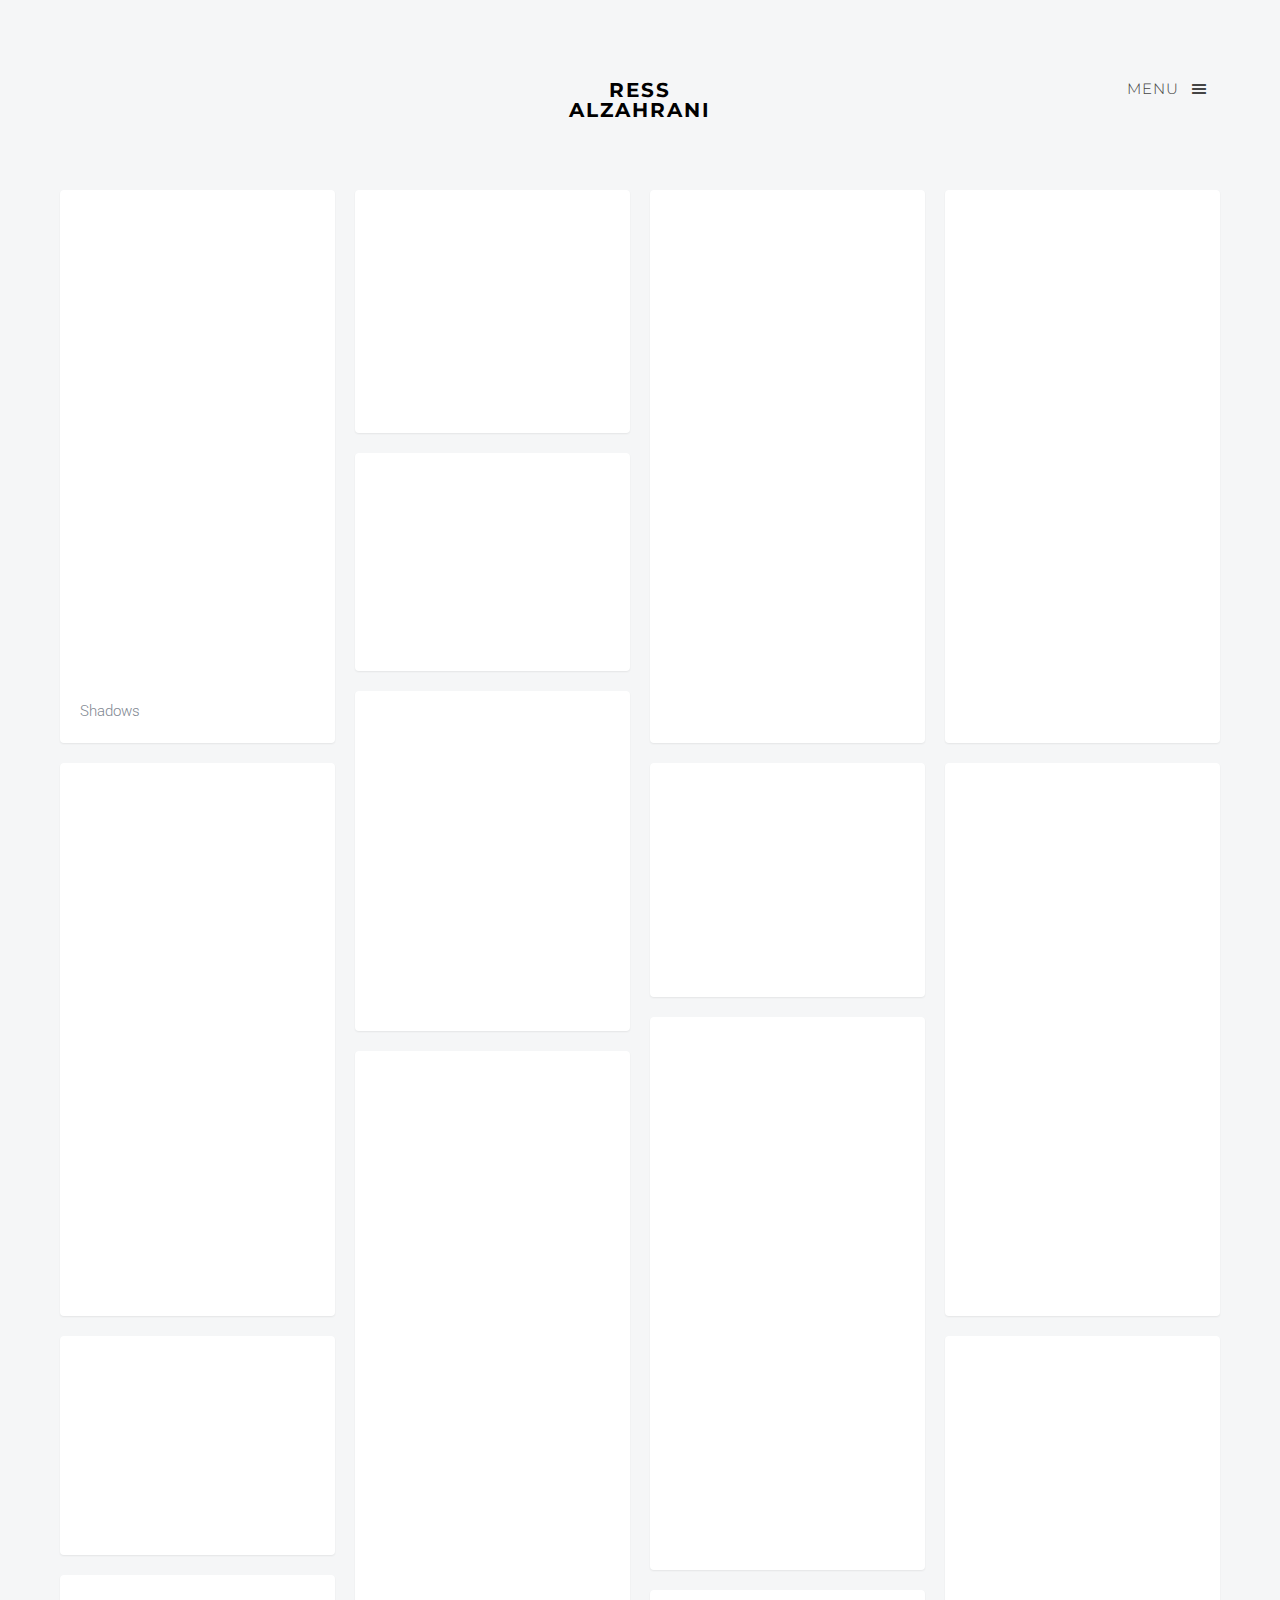
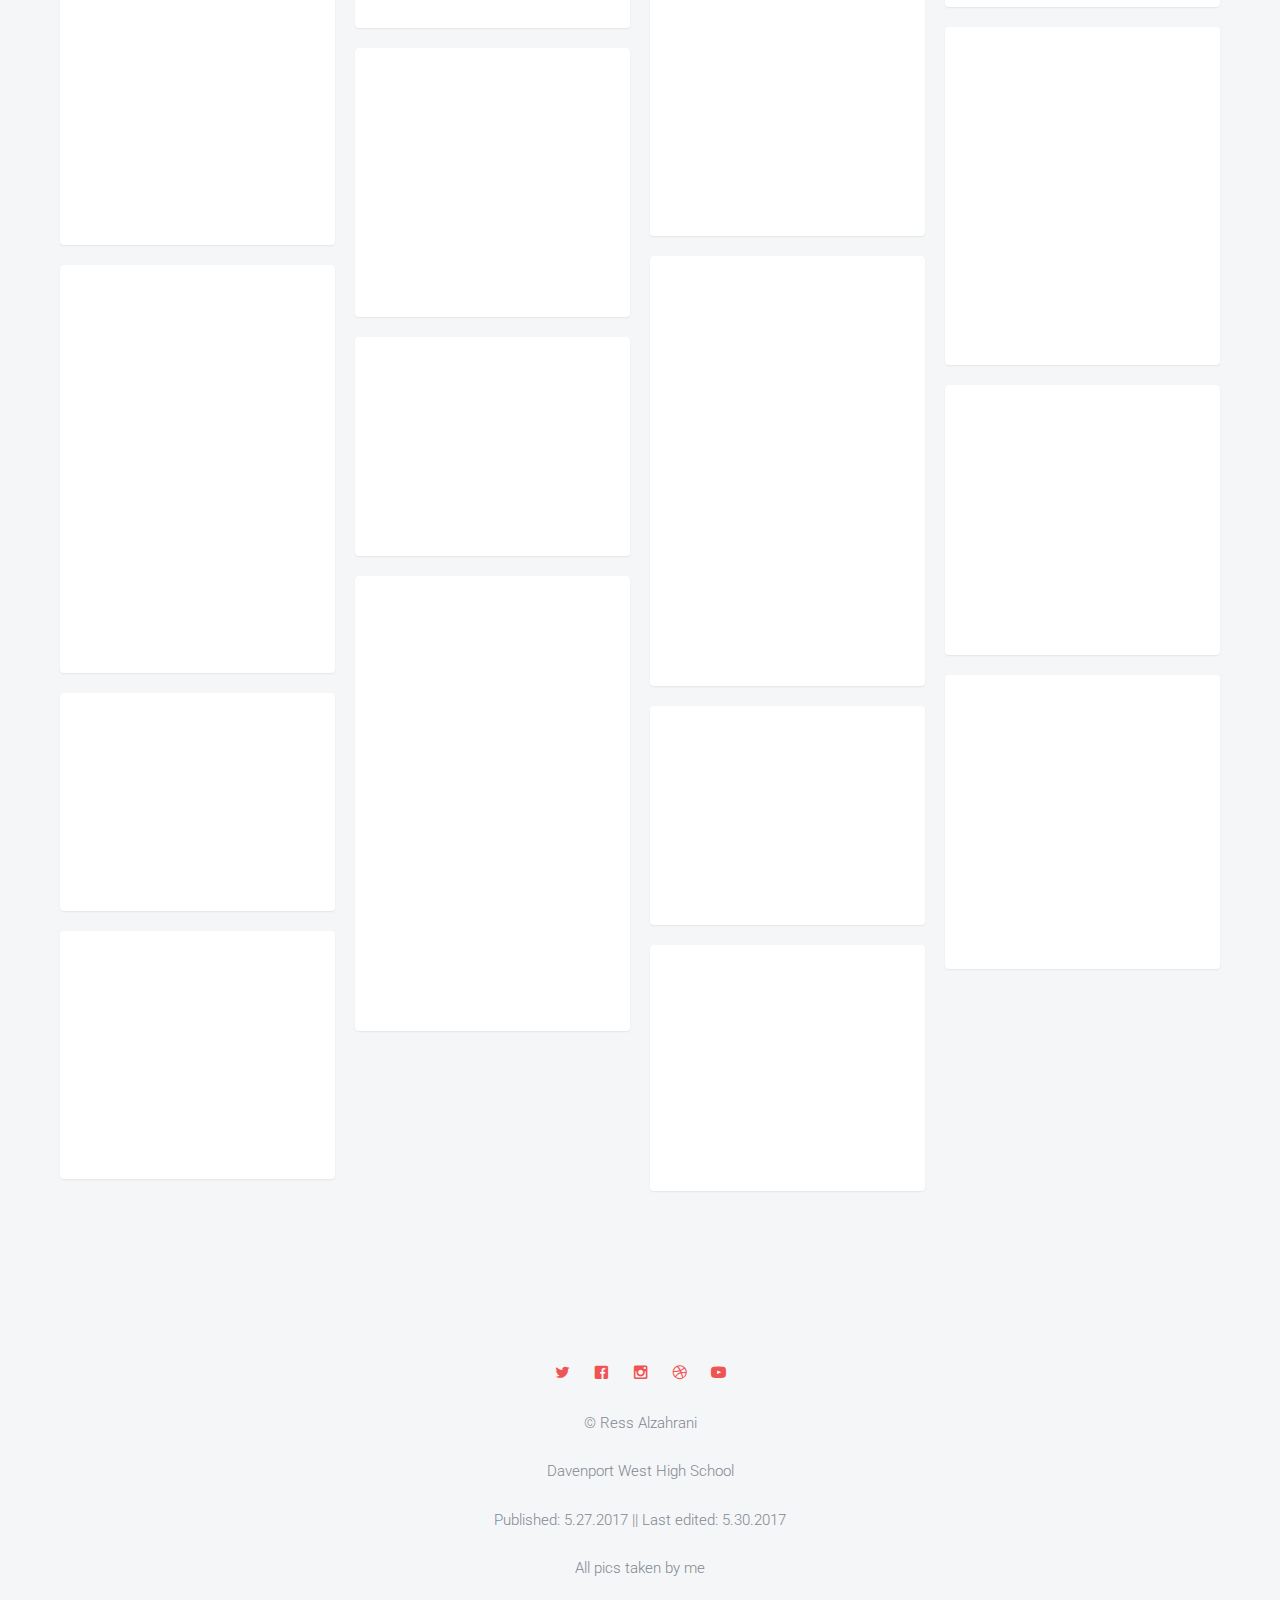
<file: index.html>
<!DOCTYPE html>
<html class="no-js">
	<head>
	<meta charset="utf-8">
	<meta http-equiv="X-UA-Compatible" content="IE=edge">
	<title>Ress Alzahrani Portfolio</title>
	<meta name="viewport" content="width=device-width, initial-scale=1">
	<meta name="description" content="Free HTML5 Template by FREEHTML5.CO" />
	<meta name="keywords" content="free html5, free template, free bootstrap, html5, css3, mobile first, responsive" />
	<meta name="author" content="FREEHTML5.CO" />


	<!-- Place favicon.ico and apple-touch-icon.png in the root directory -->
	<link rel="shortcut icon" href="favicon.ico">

	<!-- Google Webfonts -->
	<link href='http://fonts.googleapis.com/css?family=Roboto:400,300,100,500' rel='stylesheet' type='text/css'>
	<link href='https://fonts.googleapis.com/css?family=Montserrat:400,700' rel='stylesheet' type='text/css'>

	<!-- Animate.css -->
	<link rel="stylesheet" href="css/animate.css">
	<!-- Icomoon Icon Fonts-->
	<link rel="stylesheet" href="css/icomoon.css">
	<!-- Magnific Popup -->
	<link rel="stylesheet" href="css/magnific-popup.css">
	<!-- Salvattore -->
	<link rel="stylesheet" href="css/salvattore.css">
	<!-- Theme Style -->
	<link rel="stylesheet" href="css/style.css">
	<!-- Modernizr JS -->
	<script src="js/modernizr-2.6.2.min.js"></script>

	</head>
	<body>

	<div id="fh5co-offcanvass">
		<a href="#" class="fh5co-offcanvass-close js-fh5co-offcanvass-close">Menu <i class="icon-cross"></i> </a>
		<h1 class="fh5co-logo"><a class="navbar-brand" href="index.html">Ress Alzahrani</a></h1>
		<ul>
			<li class="active"><a href="index.html">Home</a></li>
			<li><a href="about.html">About</a></li>
			<li><a href="webDesign.html">Web Design</a></li>
			<li><a href="github.html">Github</a></li>
			<li><a href="languages.html">Languages</a></li>
			<li><a href="bestWorks">Best Works</a></li>
		</ul>
		<h3 class="fh5co-lead">Connect with me</h3>
		<p class="fh5co-social-icons">
      <a href="https://twitter.com/Ressam_Ali"><i class="icon-twitter"></i></a>
      <a href="https://www.facebook.com/Ressam.3li"><i class="icon-facebook"></i></a>
      <a href="https://www.instagram.com/ressam_ali/"><i class="icon-instagram"></i></a>
      <a href="#"><i class="icon-dribbble"></i></a>
      <a href="#"><i class="icon-youtube"></i></a>
    </p>
	</div>
	<header id="fh5co-header" role="banner">
		<div class="container">
			<div class="row">
				<div class="col-md-12">
					<a href="#" class="fh5co-menu-btn js-fh5co-menu-btn">Menu <i class="icon-menu"></i></a>
					<a class="navbar-brand" href="index.html">Ress Alzahrani</a>
				</div>
			</div>
		</div>
	</header>
	<!-- END .header -->

<!-- END .header -->
	<div id="fh5co-main">
		<div class="container">

			<div class="row">

        <div id="fh5co-board" data-columns>

        	<div class="item">
        		<div class="animate-box">
	        		<a href="images/img_1.JPG" class="image-popup fh5co-board-img" title="GALLERY"><img src="images/img_1.JPG" alt="BW Photo of me"></a>
        		</div>
        		<div class="fh5co-desc">Shadows</div>
        	</div>
        	<div class="item">
        		<div class="animate-box">
	        		<a href="images/img_2.JPG" class="image-popup fh5co-board-img"><img src="images/img_2.JPG" alt="BW Capitol"></a>
	        		<div class="fh5co-desc">The Capitol.<br/> Madison, WI</div>
        		</div>
        	</div>
        	<div class="item">
        		<div class="animate-box">
	        		<a href="images/img_3.JPG" class="image-popup fh5co-board-img"><img src="images/img_3.JPG" alt="BW Camera"></a>
	        		<div class="fh5co-desc">Filming</div>
        		</div>
        	</div>
        	<div class="item">
        		<div class="animate-box">
	        		<a href="images/img_4.JPG" class="image-popup fh5co-board-img"><img src="images/img_4.JPG" alt="BW Minimalist Photo"></a>
	        		<div class="fh5co-desc">Edge</div>
        		</div>
        	</div>
        	<div class="item">
        		<div class="animate-box">
	        		<a href="images/img_5.JPG" class="image-popup fh5co-board-img"><img src="images/img_5.JPG" alt="BW Hammock"></a>
	        		<div class="fh5co-desc">Hammock season</div>
        		</div>
        	</div>
        	<div class="item">
        		<div class="animate-box">
	        		<a href="images/img_6.JPG" class="image-popup fh5co-board-img"><img src="images/img_6.JPG" alt="BW Chicago Skyline"></a>
	        		<div class="fh5co-desc">Windy City</div>
        		</div>
        	</div>
        	<div class="item">
        		<div class="animate-box">
	        		<a href="images/img_7.JPG" class="image-popup fh5co-board-img"><img src="images/img_7.JPG" alt="BW Architecture"></a>
	        		<div class="fh5co-desc">History</div>
        		</div>
        	</div>
        	<div class="item">
        		<div class="animate-box">
	        		<a href="images/img_8.JPG" class="image-popup fh5co-board-img"><img src="images/img_8.JPG" alt="BW winter"></a>
	        		<div class="fh5co-desc">Snow</div>
        		</div>
        	</div>
        	<div class="item">
        		<div class="animate-box">
	        		<a href="images/img_9.JPG" class="image-popup fh5co-board-img"><img src="images/img_9.JPG" alt="BW Skyline"></a>
	        		<div class="fh5co-desc">Distant</div>
        		</div>
        	</div>
        	<div class="item">
        		<div class="animate-box">
	        		<a href="images/img_21.JPG" class="image-popup fh5co-board-img"><img src="images/img_21.JPG" alt="BW Pathway"></a>
	        		<div class="fh5co-desc">Pathway</div>
        		</div>
        	</div>
        	<div class="item">
        		<div class="animate-box">
	        		<a href="images/img_10.JPG" class="image-popup fh5co-board-img"><img src="images/img_10.JPG" alt="BW 1984"></a>
	        		<div class="fh5co-desc">1984</div>
        		</div>
        	</div>
        	<div class="item">
        		<div class="animate-box">
	        		<a href="images/img_11.JPG" class="image-popup fh5co-board-img"><img src="images/img_11.JPG" alt="Moon"></a>
	        		<div class="fh5co-desc">Moon</div>
        		</div>
        	</div>
        	<div class="item">
        		<div class="animate-box">
	        		<a href="images/img_12.JPG" class="image-popup fh5co-board-img"><img src="images/img_12.JPG" alt="sea and sunset"></a>
	        		<div class="fh5co-desc">Lost at Sea</div>
        		</div>
        	</div>
        	<div class="item">
        		<div class="animate-box">
	        		<a href="images/img_13.JPG" class="image-popup fh5co-board-img"><img src="images/img_13.JPG" alt="Willis Tower"></a>
	        		<div class="fh5co-desc">Willis Tower <br/> Chicago, IL</div>
        		</div>
        	</div>
        	<div class="item">
        		<div class="animate-box">
	        		<a href="images/img_14.JPG" class="image-popup fh5co-board-img"><img src="images/img_14.JPG" alt="Street"></a>
	        		<div class="fh5co-desc">Orlando, FL</div>
        		</div>
        	</div>
        	<div class="item">
        		<div class="animate-box">
	        		<a href="images/img_15.JPG" class="image-popup fh5co-board-img"><img src="images/img_15.JPG" alt="Sunshine"></a>
	        		<div class="fh5co-desc">Sunshine <br/> Boulder, CO</div>
        		</div>
        	</div>
        	<div class="item">
        		<div class="animate-box">
	        		<a href="images/img_16.JPG" class="image-popup fh5co-board-img"><img src="images/img_16.JPG" alt="Metal Sunflower"></a>
	        		<div class="fh5co-desc">Metal Sunflower</div>
        		</div>
        	</div>
        	<div class="item">
        		<div class="animate-box">
	        		<a href="images/img_18.JPG" class="image-popup fh5co-board-img"><img src="images/img_18.JPG" alt="Universal Studios"></a>
	        		<div class="fh5co-desc">Universal Studios <br/> Orlando, FL</div>
        		</div>
        	</div>
        	<div class="item">
        		<div class="animate-box">
	        		<a href="images/img_17.JPG" class="image-popup fh5co-board-img"><img src="images/img_17.JPG" alt="Rocks"></a>
	        		<div class="fh5co-desc">Rocks</div>
        		</div>
        	</div>
        	<div class="item">
        		<div class="animate-box">
	        		<a href="images/img_19.JPG" class="image-popup fh5co-board-img"><img src="images/img_19.JPG" alt="Flowers"></a>
	        		<div class="fh5co-desc">Yellow</div>
        		</div>
        	</div>
        	<div class="item">
        		<div class="animate-box">
	        		<a href="images/img_20.JPG" class="image-popup fh5co-board-img"><img src="images/img_20.JPG" alt="Rainbow"></a>
	        		<div class="fh5co-desc">Rainbow</div>
        		</div>
        	</div>

        	<div class="item">
        		<div class="animate-box">
	        		<a href="images/img_22.JPG" class="image-popup fh5co-board-img"><img src="images/img_22.JPG" alt="Sunset"></a>
	        		<div class="fh5co-desc">Sunset</div>
        		</div>
        	</div>
        	<div class="item">
        		<div class="animate-box">
	        		<a href="images/img_23.JPG" class="image-popup fh5co-board-img"><img src="images/img_23.JPG" alt="Sky"></a>
	        		<div class="fh5co-desc">Sky</div>
        		</div>
        	</div>
        	<div class="item">
        		<div class="animate-box">
	        		<a href="images/img_24.JPG" class="image-popup fh5co-board-img"><img src="images/img_24.JPG" alt="Landscape"></a>
	        		<div class="fh5co-desc">Mountains & Water <br/> Boulder, CO</div>
        		</div>
        	</div>
        	<div class="item">
        		<div class="animate-box">
	        		<a href="images/img_26.JPG" class="image-popup fh5co-board-img"><img src="images/img_26.JPG" alt="Sky"></a>
	        		<div class="fh5co-desc">Sky</div>
        		</div>
        	</div>
        	<div class="item">
        		<div class="animate-box">
	        		<a href="images/img_27.JPG" class="image-popup fh5co-board-img"><img src="images/img_27.JPG" alt="Statue"></a>
	        		<div class="fh5co-desc">Statue <br/>Indiana City, IN</div>
        		</div>
        	</div>
        	<div class="item">
        		<div class="animate-box">
	        		<a href="images/img_30.JPG" class="image-popup fh5co-board-img"><img src="images/img_30.JPG" alt="The Fault in Our Stars"></a>
	        		<div class="fh5co-desc">TFIOS</div>
        		</div>
        	</div>
        </div>
        </div>
       </div>
	</div>

	<footer id="fh5co-footer">

		<div class="container">
			<div class="row row-padded">
				<div class="col-md-12 text-center">
					<p class="fh5co-social-icons">
						<a href="https://twitter.com/Ressam_Ali"><i class="icon-twitter"></i></a>
						<a href="https://www.facebook.com/Ressam.3li"><i class="icon-facebook"></i></a>
						<a href="https://www.instagram.com/ressam_ali/"><i class="icon-instagram"></i></a>
						<a href="#"><i class="icon-dribbble"></i></a>
						<a href="#"><i class="icon-youtube"></i></a>
					</p>
					<p>&copy Ress Alzahrani</p>
					<p>Davenport West High School</p>
					<p>Published: 5.27.2017 || Last edited: 5.30.2017</p>
					<p>All pics taken by me</p>
				</div>
			</div>
		</div>
	</footer>


	<!-- jQuery -->
	<script src="js/jquery.min.js"></script>
	<!-- jQuery Easing -->
	<script src="js/jquery.easing.1.3.js"></script>
	<!-- Bootstrap -->
	<script src="js/bootstrap.min.js"></script>
	<!-- Waypoints -->
	<script src="js/jquery.waypoints.min.js"></script>
	<!-- Magnific Popup -->
	<script src="js/jquery.magnific-popup.min.js"></script>
	<!-- Salvattore -->
	<script src="js/salvattore.min.js"></script>
	<!-- Main JS -->
	<script src="js/main.js"></script>




	</body>
</html>
</file>
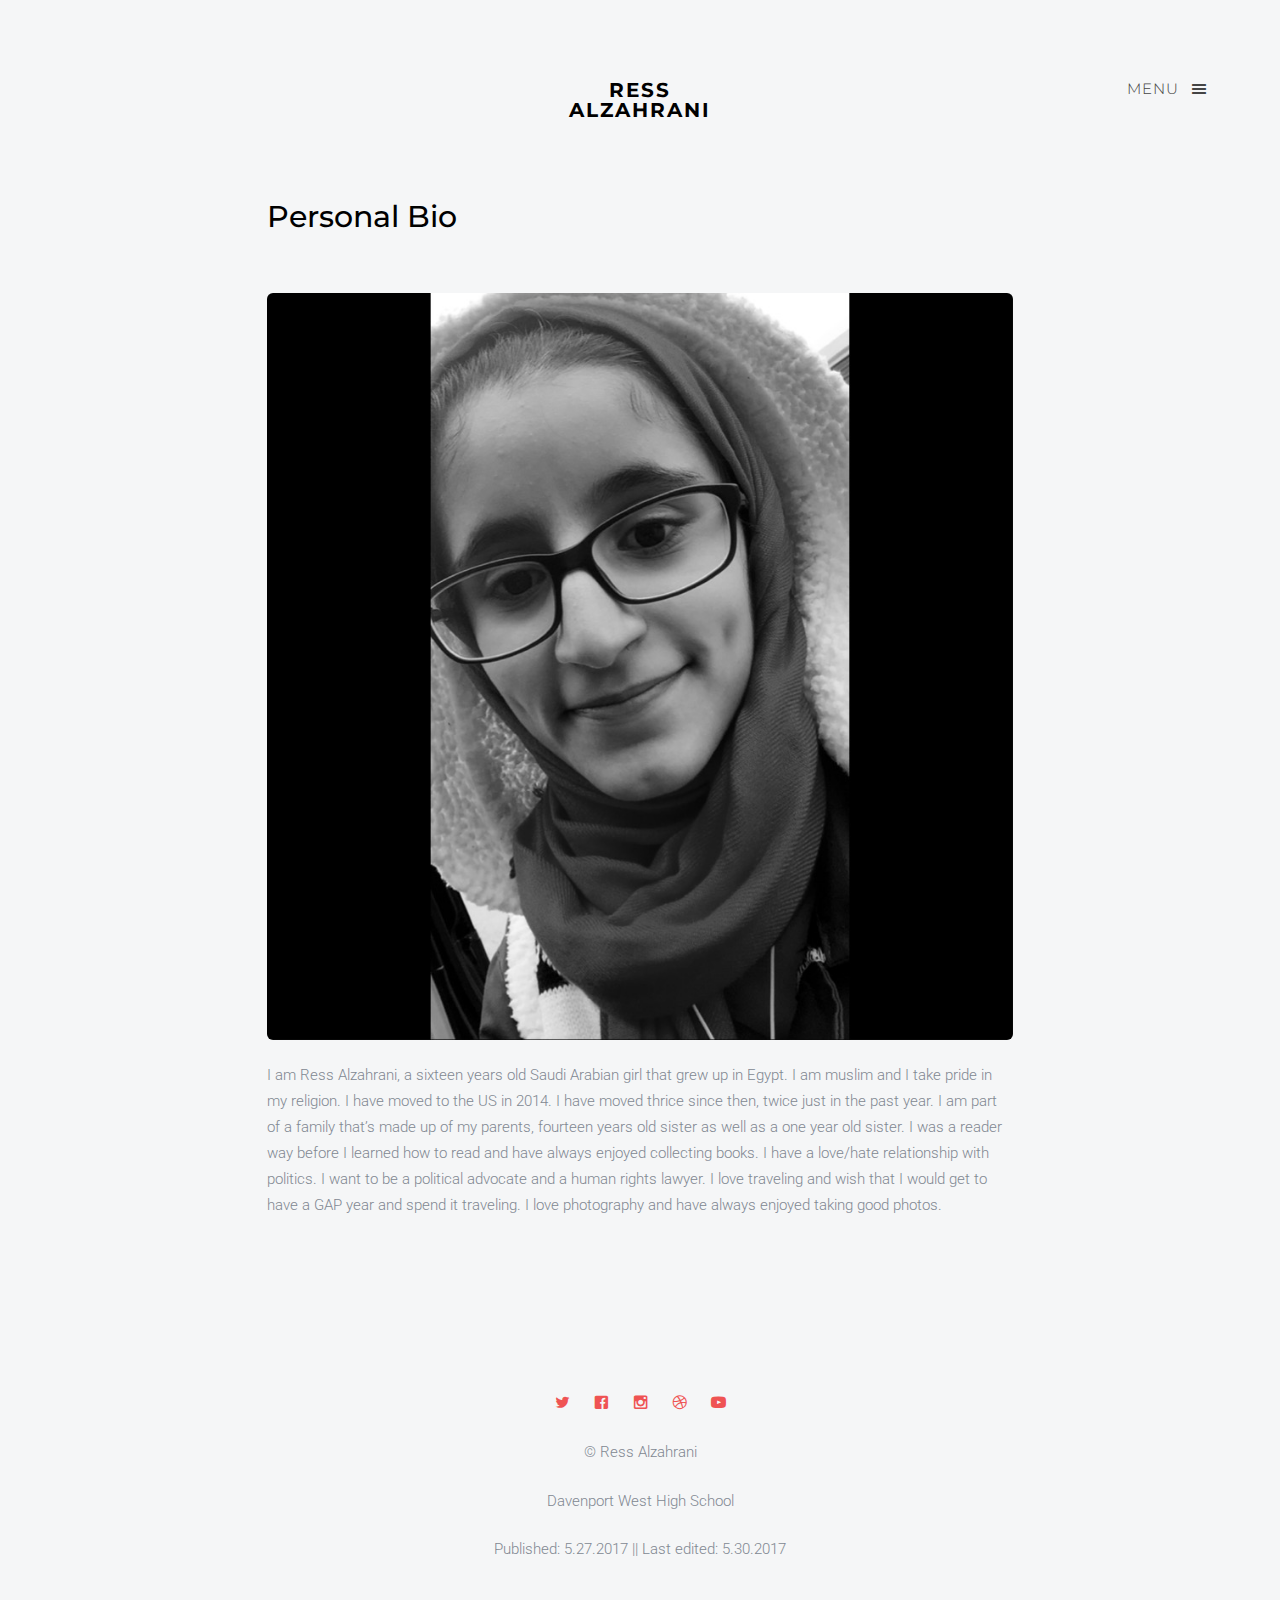
<file: about.html>
<!DOCTYPE html>
<html class="no-js">
	<head>
	<meta charset="utf-8">
	<meta http-equiv="X-UA-Compatible" content="IE=edge">
	<title>Ress Alzahrani Portfolio</title>
	<meta name="viewport" content="width=device-width, initial-scale=1">
	<meta name="description" content="Free HTML5 Template by FREEHTML5.CO" />
	<meta name="keywords" content="free html5, free template, free bootstrap, html5, css3, mobile first, responsive" />
	<meta name="author" content="FREEHTML5.CO" />



  <!-- Facebook and Twitter integration -->
	<meta property="og:title" content=""/>
	<meta property="og:image" content=""/>
	<meta property="og:url" content=""/>
	<meta property="og:site_name" content=""/>
	<meta property="og:description" content=""/>
	<meta name="twitter:title" content="" />
	<meta name="twitter:image" content="" />
	<meta name="twitter:url" content="" />
	<meta name="twitter:card" content="" />

	<!-- Place favicon.ico and apple-touch-icon.png in the root directory -->
	<link rel="shortcut icon" href="favicon.ico">

	<!-- Google Webfonts -->
	<link href='http://fonts.googleapis.com/css?family=Roboto:400,300,100,500' rel='stylesheet' type='text/css'>
	<link href='https://fonts.googleapis.com/css?family=Montserrat:400,700' rel='stylesheet' type='text/css'>

	<!-- Animate.css -->
	<link rel="stylesheet" href="css/animate.css">
	<!-- Icomoon Icon Fonts-->
	<link rel="stylesheet" href="css/icomoon.css">
	<!-- Magnific Popup -->
	<link rel="stylesheet" href="css/magnific-popup.css">
	<!-- Salvattore -->
	<link rel="stylesheet" href="css/salvattore.css">
	<!-- Theme Style -->
	<link rel="stylesheet" href="css/style.css">
	<!-- Modernizr JS -->
	<script src="js/modernizr-2.6.2.min.js"></script>
	<!-- FOR IE9 below -->
	<!--[if lt IE 9]>
	<script src="js/respond.min.js"></script>
	<![endif]-->

	</head>
	<body>

	<div id="fh5co-offcanvass">
		<a href="#" class="fh5co-offcanvass-close js-fh5co-offcanvass-close">Menu <i class="icon-cross"></i> </a>
		<h1 class="fh5co-logo"><a class="navbar-brand" href="index.html">Ress Alzahrani</a></h1>
		<ul>
			<li><a href="index.html">Home</a></li>
			<li class="active"><a href="about.html">About</a></li>
			<li><a href="webDesign.html">Web Design</a></li>
			<li><a href="github.html">Github</a></li>
			<li><a href="languages.html">Languages</a></li>
			<li><a href="bestWorks.html">Best Works</a></li>
		</ul>
		<h3 class="fh5co-lead">Connect with me</h3>
		<p class="fh5co-social-icons">
      <a href="https://twitter.com/Ressam_Ali"><i class="icon-twitter"></i></a>
      <a href="https://www.facebook.com/Ressam.3li"><i class="icon-facebook"></i></a>
      <a href="https://www.instagram.com/ressam_ali/"><i class="icon-instagram"></i></a>
      <a href="#"><i class="icon-dribbble"></i></a>
      <a href="#"><i class="icon-youtube"></i></a>
    </p>
	</div>
	<header id="fh5co-header" role="banner">
		<div class="container">
			<div class="row">
				<div class="col-md-12">
					<a href="#" class="fh5co-menu-btn js-fh5co-menu-btn">Menu <i class="icon-menu"></i></a>
					<a class="navbar-brand" href="index.html">Ress Alzahrani</a>
				</div>
			</div>
		</div>
	</header>
	<!-- END .header -->


	<div id="fh5co-main">
		<div class="container">
			<div class="row">
				<div class="col-md-8 col-md-offset-2">
					<h2>Personal Bio</h2>
					<div class="fh5co-spacer fh5co-spacer-sm"></div>
					<p>
					<img src="images/img_29_large.JPG" alt="My Photo" class="img-rounded img-responsive"></p>
					<p>I am Ress Alzahrani, a sixteen years old Saudi Arabian girl that grew up in Egypt. I am muslim and I take pride in my religion. I have moved to the US in 2014. I have moved thrice since then, twice just in the past year. I am part of a family that’s made up of my parents, fourteen years old sister as well as a one year old sister. I was a reader way before I learned how to read and have always enjoyed collecting books. I have a love/hate relationship with politics. I want to be a political advocate and a human rights lawyer. I love traveling and wish that I would get to have a GAP year and spend it traveling. I love photography and have always enjoyed taking good photos.</p>

				</div>


        	</div>
       </div>
	</div>


	<footer id="fh5co-footer">

		<div class="container">
			<div class="row row-padded">
				<div class="col-md-12 text-center">
					<p class="fh5co-social-icons">
			      <a href="https://twitter.com/Ressam_Ali"><i class="icon-twitter"></i></a>
			      <a href="https://www.facebook.com/Ressam.3li"><i class="icon-facebook"></i></a>
			      <a href="https://www.instagram.com/ressam_ali/"><i class="icon-instagram"></i></a>
			      <a href="#"><i class="icon-dribbble"></i></a>
			      <a href="#"><i class="icon-youtube"></i></a>
			    </p>
					<p>&copy Ress Alzahrani</p>
					<p>Davenport West High School</p>
					<p>Published: 5.27.2017 || Last edited: 5.30.2017</p>
				</div>
			</div>
		</div>
	</footer>


	<!-- jQuery -->
	<script src="js/jquery.min.js"></script>
	<!-- jQuery Easing -->
	<script src="js/jquery.easing.1.3.js"></script>
	<!-- Bootstrap -->
	<script src="js/bootstrap.min.js"></script>
	<!-- Waypoints -->
	<script src="js/jquery.waypoints.min.js"></script>
	<!-- Magnific Popup -->
	<script src="js/jquery.magnific-popup.min.js"></script>
	<!-- Salvattore -->
	<script src="js/salvattore.min.js"></script>
	<!-- Main JS -->
	<script src="js/main.js"></script>




	</body>
</html>
</file>
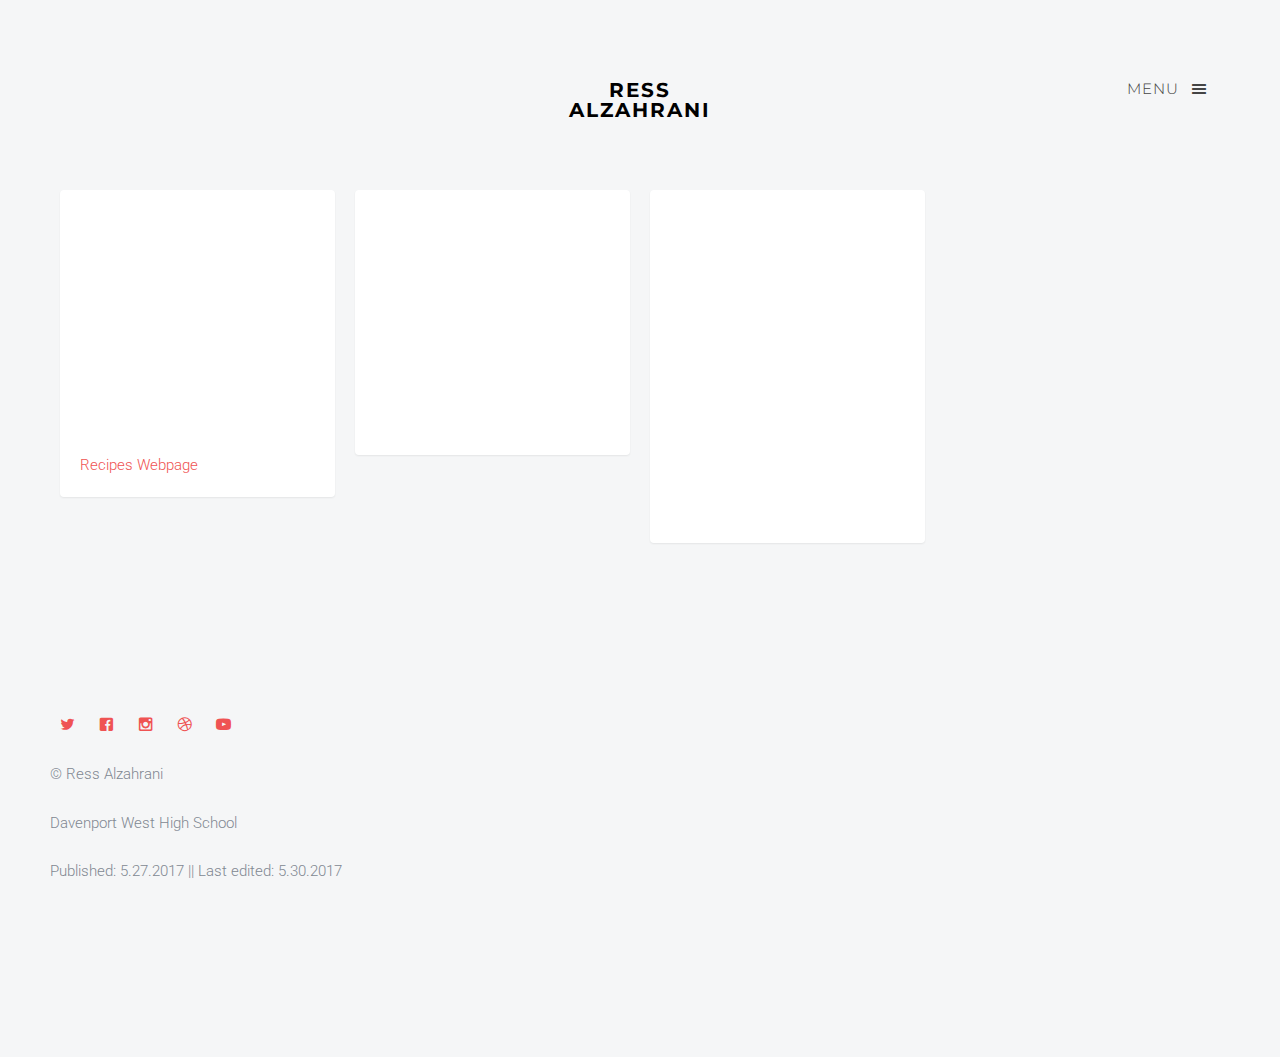
<file: bestWorks.html>
<!DOCTYPE html>
<html class="no-js">
	<head>
	<meta charset="utf-8">
	<meta http-equiv="X-UA-Compatible" content="IE=edge">
	<title>Ress Alzahrani Portfolio</title>
	<meta name="viewport" content="width=device-width, initial-scale=1">
	<meta name="description" content="Free HTML5 Template by FREEHTML5.CO" />
	<meta name="keywords" content="free html5, free template, free bootstrap, html5, css3, mobile first, responsive" />
	<meta name="author" content="FREEHTML5.CO" />


	<!-- Place favicon.ico and apple-touch-icon.png in the root directory -->
	<link rel="shortcut icon" href="favicon.ico">

	<!-- Google Webfonts -->
	<link href='http://fonts.googleapis.com/css?family=Roboto:400,300,100,500' rel='stylesheet' type='text/css'>
	<link href='https://fonts.googleapis.com/css?family=Montserrat:400,700' rel='stylesheet' type='text/css'>

	<!-- Animate.css -->
	<link rel="stylesheet" href="css/animate.css">
	<!-- Icomoon Icon Fonts-->
	<link rel="stylesheet" href="css/icomoon.css">
	<!-- Magnific Popup -->
	<link rel="stylesheet" href="css/magnific-popup.css">
	<!-- Salvattore -->
	<link rel="stylesheet" href="css/salvattore.css">
	<!-- Theme Style -->
	<link rel="stylesheet" href="css/style.css">
	<!-- Modernizr JS -->
	<script src="js/modernizr-2.6.2.min.js"></script>

	</head>
	<body>

	<div id="fh5co-offcanvass">
		<a href="#" class="fh5co-offcanvass-close js-fh5co-offcanvass-close">Menu <i class="icon-cross"></i> </a>
		<h1 class="fh5co-logo"><a class="navbar-brand" href="index.html">Ress Alzahrani</a></h1>
    <ul>
			<li><a href="index.html">Home</a></li>
			<li><a href="about.html">About</a></li>
			<li><a href="webDesign.html">Web Design</a></li>
			<li><a href="github.html">Github</a></li>
			<li><a href="languages.html">Languages</a></li>
			<li class="active"><a href="bestWorks.html">Best Works</a></li>
		</ul>
		<h3 class="fh5co-lead">Connect with me</h3>
    <p class="fh5co-social-icons">
      <a href="https://twitter.com/Ressam_Ali"><i class="icon-twitter"></i></a>
      <a href="https://www.facebook.com/Ressam.3li"><i class="icon-facebook"></i></a>
      <a href="https://www.instagram.com/ressam_ali/"><i class="icon-instagram"></i></a>
      <a href="#"><i class="icon-dribbble"></i></a>
      <a href="#"><i class="icon-youtube"></i></a>
    </p>
	</div>
	<header id="fh5co-header" role="banner">
		<div class="container">
			<div class="row">
				<div class="col-md-12">
					<a href="#" class="fh5co-menu-btn js-fh5co-menu-btn">Menu <i class="icon-menu"></i></a>
					<a class="navbar-brand" href="index.html">Ress Alzahrani</a>
				</div>
			</div>
		</div>
	</header>
	<!-- END .header -->


	<div id="fh5co-main">
		<div class="container">

			<div class="row">

        <div id="fh5co-board" data-columns>

        	<div class="item">
        		<div class="animate-box">
	        		<a href="images/recipes.jpg" class="image-popup fh5co-board-img" title="GALLERY"><img src="images/recipes.jpg" alt="Recipes"></a>
        		</div>
        		<div class="fh5co-desc"><a href="https://ressalzahrani.github.io/Recipe/recipe.html">Recipes Webpage</a></div>
        	</div>
        	<div class="item">
        		<div class="animate-box">
	        		<a href="images/camera.jpg" class="image-popup fh5co-board-img"><img src="images/camera.jpg" alt="camera"></a>
	        		<div class="fh5co-desc"><a href="https://ressalzahrani.github.io/Photography/photo.html">Photography Webpage</a></div>
        		</div>
        	</div>
        	<div class="item">
        		<div class="animate-box">
	        		<a href="images/ecology.jpg" class="image-popup fh5co-board-img"><img src="images/ecology.jpg" alt="Ecology"></a>
	        		<div class="fh5co-desc"><a href="https://ressalzahrani.github.io/EcologyClub/EcologyClub/index.html">Ecology Club Webpage</a></div>
        		</div>
        	</div>
        </div>
        </div>
       </div>
	</div>

	<footer id="fh5co-footer">

		<div class="container">
			<div class="row row-padded">
        <p class="fh5co-social-icons">
          <a href="https://twitter.com/Ressam_Ali"><i class="icon-twitter"></i></a>
          <a href="https://www.facebook.com/Ressam.3li"><i class="icon-facebook"></i></a>
          <a href="https://www.instagram.com/ressam_ali/"><i class="icon-instagram"></i></a>
          <a href="#"><i class="icon-dribbble"></i></a>
          <a href="#"><i class="icon-youtube"></i></a>
        </p>
					<p>&copy Ress Alzahrani</p>
					<p>Davenport West High School</p>
					<p>Published: 5.27.2017 || Last edited: 5.30.2017</p>
				</div>
			</div>
		</div>
	</footer>


	<!-- jQuery -->
	<script src="js/jquery.min.js"></script>
	<!-- jQuery Easing -->
	<script src="js/jquery.easing.1.3.js"></script>
	<!-- Bootstrap -->
	<script src="js/bootstrap.min.js"></script>
	<!-- Waypoints -->
	<script src="js/jquery.waypoints.min.js"></script>
	<!-- Magnific Popup -->
	<script src="js/jquery.magnific-popup.min.js"></script>
	<!-- Salvattore -->
	<script src="js/salvattore.min.js"></script>
	<!-- Main JS -->
	<script src="js/main.js"></script>




	</body>
</html>
</file>
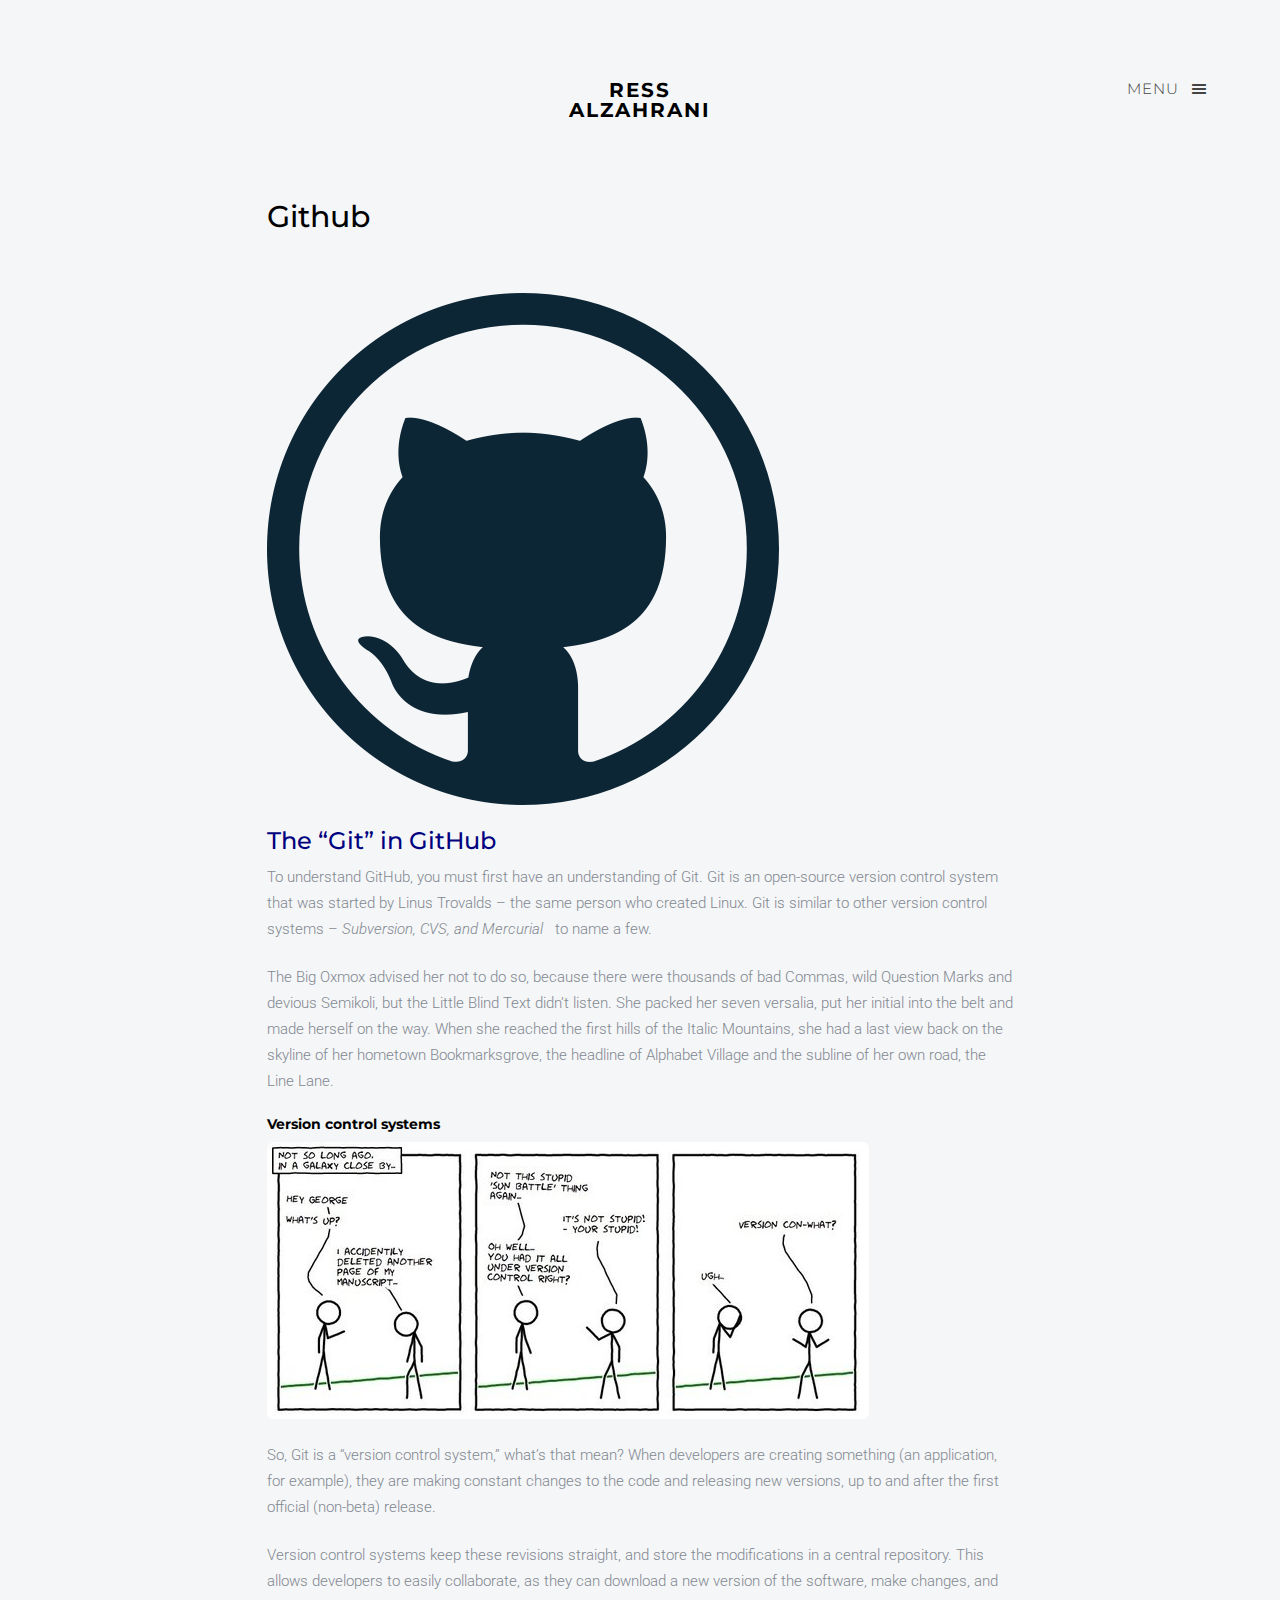
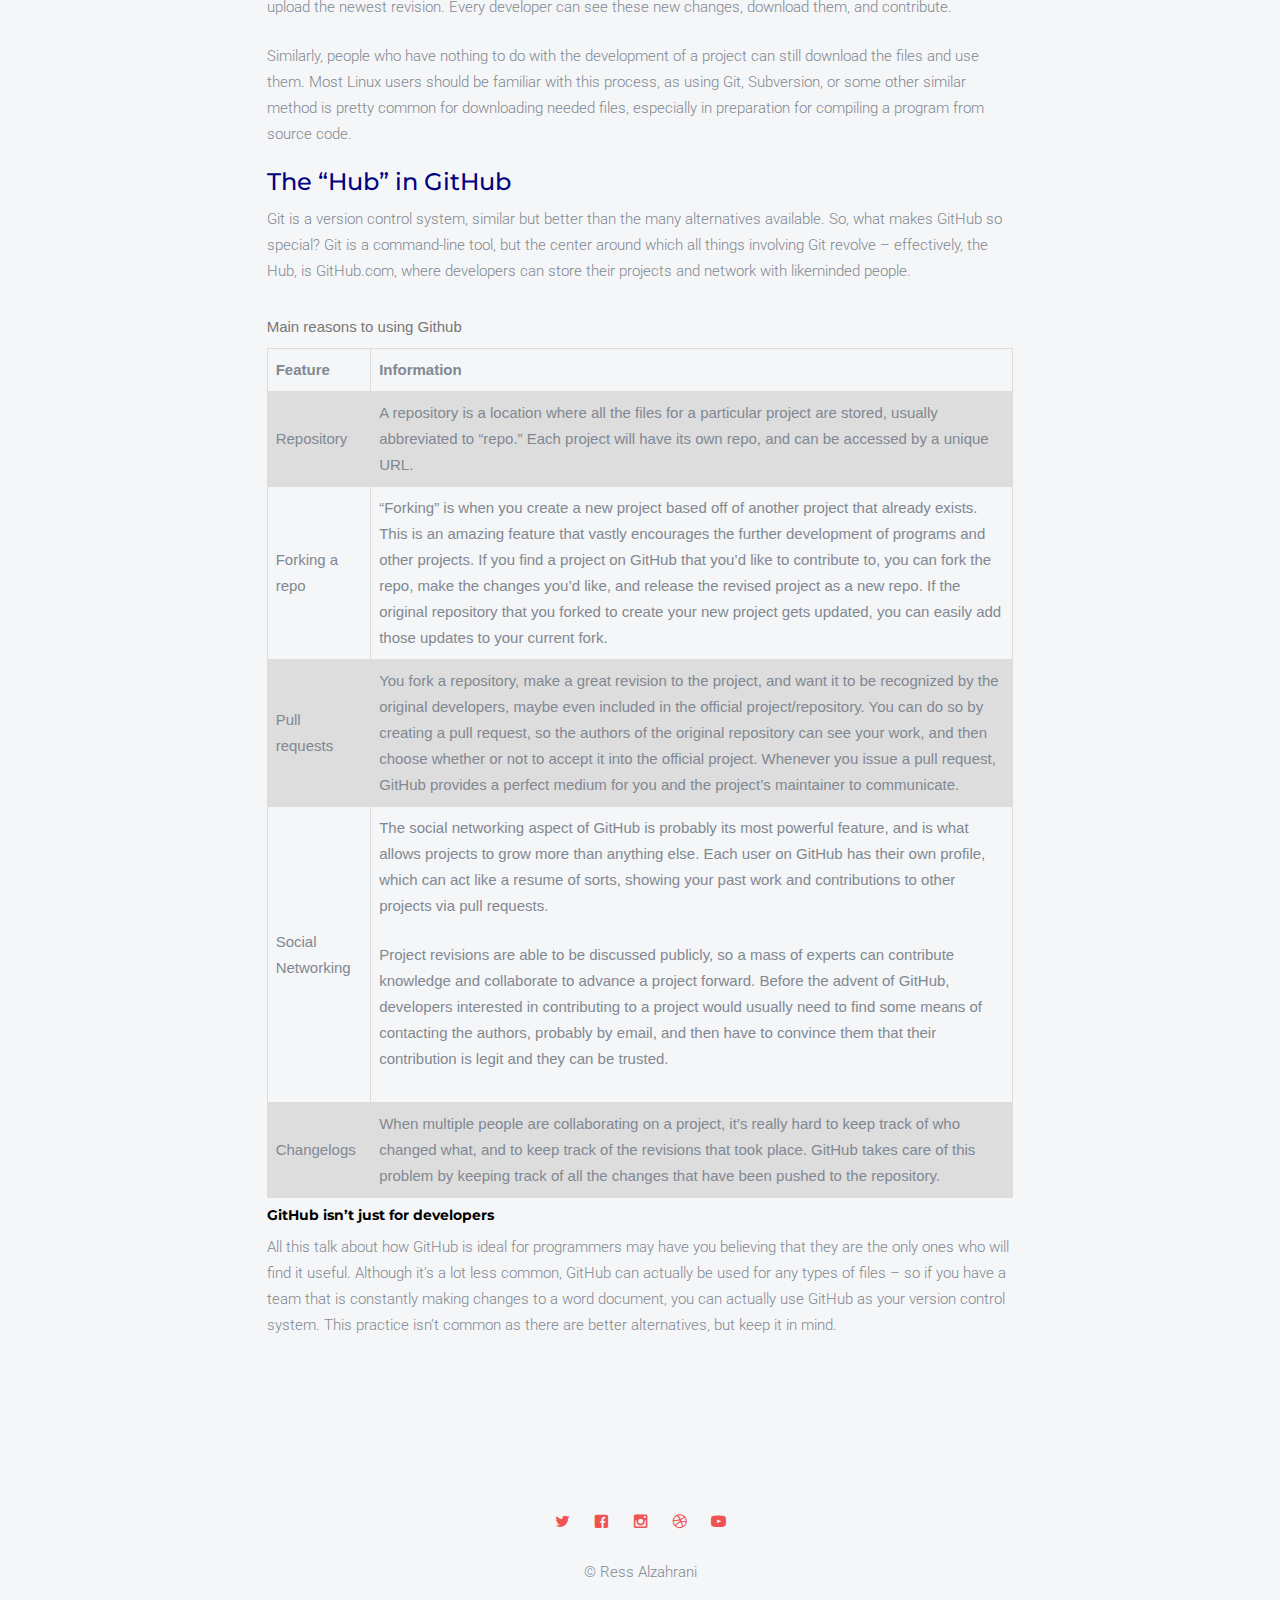
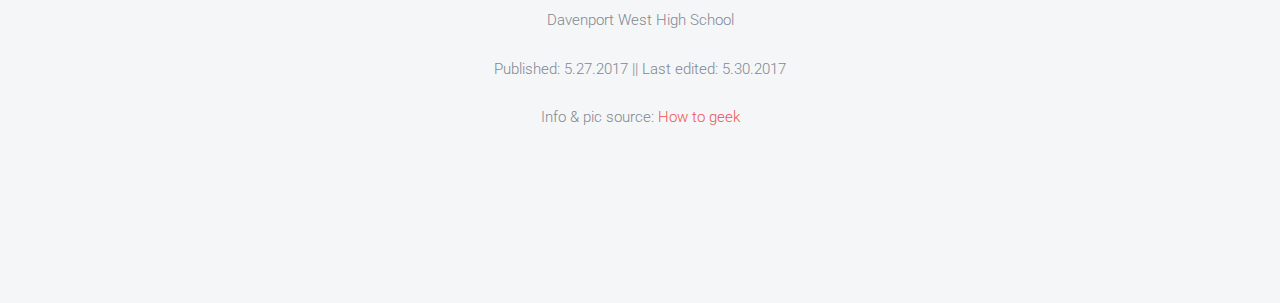
<file: github.html>
<!DOCTYPE html>
<html class="no-js">
	<head>
	<meta charset="utf-8">
	<meta http-equiv="X-UA-Compatible" content="IE=edge">
	<title>Ress Alzahrani Portfolio</title>
	<meta name="viewport" content="width=device-width, initial-scale=1">
	<meta name="description" content="Free HTML5 Template by FREEHTML5.CO" />
	<meta name="keywords" content="free html5, free template, free bootstrap, html5, css3, mobile first, responsive" />
	<meta name="author" content="FREEHTML5.CO" />


	<!-- Google Webfonts -->
	<link href='http://fonts.googleapis.com/css?family=Roboto:400,300,100,500' rel='stylesheet' type='text/css'>
	<link href='https://fonts.googleapis.com/css?family=Montserrat:400,700' rel='stylesheet' type='text/css'>

	<!-- Animate.css -->
	<link rel="stylesheet" href="css/animate.css">
	<!-- Icomoon Icon Fonts-->
	<link rel="stylesheet" href="css/icomoon.css">
	<!-- Magnific Popup -->
	<link rel="stylesheet" href="css/magnific-popup.css">
	<!-- Salvattore -->
	<link rel="stylesheet" href="css/salvattore.css">
	<!-- Theme Style -->
	<link rel="stylesheet" href="css/style.css">
	<!-- Modernizr JS -->
	<script src="js/modernizr-2.6.2.min.js"></script>
	<!-- FOR IE9 below -->
	<!--[if lt IE 9]>
	<script src="js/respond.min.js"></script>
	<![endif]-->
<style>

  table{
  font-family: arial, sans-serif;
  border-collapse: collapse;
  width: 100%;
  }

  td, th {
  border: 1px solid #dddddd;
  text-align: left;
  padding: 8px;
  }

  tr:nth-child(even) {
  background-color: #dddddd;
  }
  h3 {
    color: #000080;
  }
  </style>

	</head>
	<body>

	<div id="fh5co-offcanvass">
		<a href="#" class="fh5co-offcanvass-close js-fh5co-offcanvass-close">Menu <i class="icon-cross"></i> </a>
		<h1 class="fh5co-logo"><a class="navbar-brand" href="index.html">Hydrogen</a></h1>
    <ul>
			<li><a href="index.html">Home</a></li>
			<li><a href="about.html">About</a></li>
			<li><a href="webDesign.html">Web Design</a></li>
			<li class="active"><a href="github.html">Github</a></li>
			<li><a href="languages.html">Languages</a></li>
			<li><a href="bestWorks.html">Best Works</a></li>
		</ul>
		<h3 class="fh5co-lead">Connect with me</h3>
    <p class="fh5co-social-icons">
      <a href="https://twitter.com/Ressam_Ali"><i class="icon-twitter"></i></a>
      <a href="https://www.facebook.com/Ressam.3li"><i class="icon-facebook"></i></a>
      <a href="https://www.instagram.com/ressam_ali/"><i class="icon-instagram"></i></a>
      <a href="#"><i class="icon-dribbble"></i></a>
      <a href="#"><i class="icon-youtube"></i></a>
    </p>
	</div>
	<header id="fh5co-header" role="banner">
		<div class="container">
			<div class="row">
				<div class="col-md-12">
					<a href="#" class="fh5co-menu-btn js-fh5co-menu-btn">Menu <i class="icon-menu"></i></a>
					<a class="navbar-brand" href="index.html">Ress Alzahrani</a>
				</div>
			</div>
		</div>
	</header>
	<!-- END .header -->


	<div id="fh5co-main">
		<div class="container">
			<div class="row">
				<div class="col-md-8 col-md-offset-2">
					<h2>Github</h2>
					<div class="fh5co-spacer fh5co-spacer-sm"></div>
					<p>
					<img src="images/github.png" alt="Github Logo" class="img-rounded img-responsive"></p>
          <h3>The “Git” in GitHub</h3>
					<p>To understand GitHub, you must first have an understanding of Git. Git is an open-source version control system that was started by Linus Trovalds – the same person who created Linux. Git is similar to other version control systems – <i>Subversion, CVS, and Mercurial</i> &nbsp; to name a few.</p>
					<p> The Big Oxmox advised her not to do so, because there were thousands of bad Commas, wild Question Marks and devious Semikoli, but the Little Blind Text didn’t listen. She packed her seven versalia, put her initial into the belt and made herself on the way. When she reached the first hills of the Italic Mountains, she had a last view back on the skyline of her hometown Bookmarksgrove, the headline of Alphabet Village and the subline of her own road, the Line Lane. </p>
          <h5><b>Version control systems</b></h5>
          <img src="images/githubmeme.jpg" alt="Github Joke" class="img-rounded img-responsive"></p>
          <p>So, Git is a “version control system,” what’s that mean? When developers are creating something (an application, for example), they are making constant changes to the code and releasing new versions, up to and after the first official (non-beta) release.</p>
          <p>Version control systems keep these revisions straight, and store the modifications in a central repository. This allows developers to easily collaborate, as they can download a new version of the software, make changes, and upload the newest revision. Every developer can see these new changes, download them, and contribute.</p>
          <p>Similarly, people who have nothing to do with the development of a project can still download the files and use them. Most Linux users should be familiar with this process, as using Git, Subversion, or some other similar method is pretty common for downloading needed files, especially in preparation for compiling a program from source code.</p>
          <h3>The “Hub” in GitHub</h3>
          <p>Git is a version control system, similar but better than the many alternatives available. So, what makes GitHub so special? Git is a command-line tool, but the center around which all things involving Git revolve – effectively, the Hub, is GitHub.com, where developers can store their projects and network with likeminded people.</p>

<table>
  <caption align="center">Main reasons to using Github</caption>
  <tr>
    <th><b>Feature</b></th>
    <th><b>Information</b></th>
  </tr>
  <tr>
    <td>Repository</td>
    <td>A repository is a location where all the files for a particular project are stored, usually abbreviated to “repo.” Each project will have its own repo, and can be accessed by a unique URL.</td>
  </tr>
  <tr>
    <td>Forking a repo</td>
    <td>“Forking” is when you create a new project based off of another project that already exists. This is an amazing feature that vastly encourages the further development of programs and other projects. If you find a project on GitHub that you’d like to contribute to, you can fork the repo, make the changes you’d like, and release the revised project as a new repo. If the original repository that you forked to create your new project gets updated, you can easily add those updates to your current fork.</td>
  </tr>
  <tr>
    <td>Pull requests</td>
    <td>You fork a repository, make a great revision to the project, and want it to be recognized by the original developers, maybe even included in the official project/repository. You can do so by creating a pull request, so the authors of the original repository can see your work, and then choose whether or not to accept it into the official project. Whenever you issue a pull request, GitHub provides a perfect medium for you and the project’s maintainer to communicate.</td>
  </tr>
  <tr>
    <td>Social Networking</td>
    <td>
      <p>The social networking aspect of GitHub is probably its most powerful feature, and is what allows projects to grow more than anything else. Each user on GitHub has their own profile, which can act like a resume of sorts, showing your past work and contributions to other projects via pull requests.</p>
      <p>Project revisions are able to be discussed publicly, so a mass of experts can contribute knowledge and collaborate to advance a project forward. Before the advent of GitHub, developers interested in contributing to a project would usually need to find some means of contacting the authors, probably by email, and then have to convince them that their contribution is legit and they can be trusted.</p>
    </td>
  </tr>
  <tr>
    <td>Changelogs</td>
    <td>When multiple people are collaborating on a project, it’s really hard to keep track of who changed what, and to keep track of the revisions that took place. GitHub takes care of this problem by keeping track of all the changes that have been pushed to the repository.</td>
  </tr>
</table>
          <h5><b>GitHub isn’t just for developers</b></h5>
        <p>All this talk about how GitHub is ideal for programmers may have you believing that they are the only ones who will find it useful. Although it’s a lot less common, GitHub can actually be used for any types of files – so if you have a team that is constantly making changes to a word document, you can actually use GitHub as your version control system.  This practice isn’t common as there are better alternatives, but keep it in mind.</p>
				</div>
        	</div>
       </div>
	</div>


	<footer id="fh5co-footer">

		<div class="container">
			<div class="row row-padded">
				<div class="col-md-12 text-center">
          <p class="fh5co-social-icons">
            <a href="https://twitter.com/Ressam_Ali"><i class="icon-twitter"></i></a>
            <a href="https://www.facebook.com/Ressam.3li"><i class="icon-facebook"></i></a>
            <a href="https://www.instagram.com/ressam_ali/"><i class="icon-instagram"></i></a>
            <a href="#"><i class="icon-dribbble"></i></a>
            <a href="#"><i class="icon-youtube"></i></a>
          </p>
					<p>&copy Ress Alzahrani</p>
					<p>Davenport West High School</p>
					<p>Published: 5.27.2017 || Last edited: 5.30.2017</p>
          <p>Info & pic source:&nbsp;<a href="https://www.howtogeek.com/180167/htg-explains-what-is-github-and-what-do-geeks-use-it-for/">How to geek</a></p>
				</div>
			</div>
		</div>
	</footer>


	<!-- jQuery -->
	<script src="js/jquery.min.js"></script>
	<!-- jQuery Easing -->
	<script src="js/jquery.easing.1.3.js"></script>
	<!-- Bootstrap -->
	<script src="js/bootstrap.min.js"></script>
	<!-- Waypoints -->
	<script src="js/jquery.waypoints.min.js"></script>
	<!-- Magnific Popup -->
	<script src="js/jquery.magnific-popup.min.js"></script>
	<!-- Salvattore -->
	<script src="js/salvattore.min.js"></script>
	<!-- Main JS -->
	<script src="js/main.js"></script>




	</body>
</html>
</file>
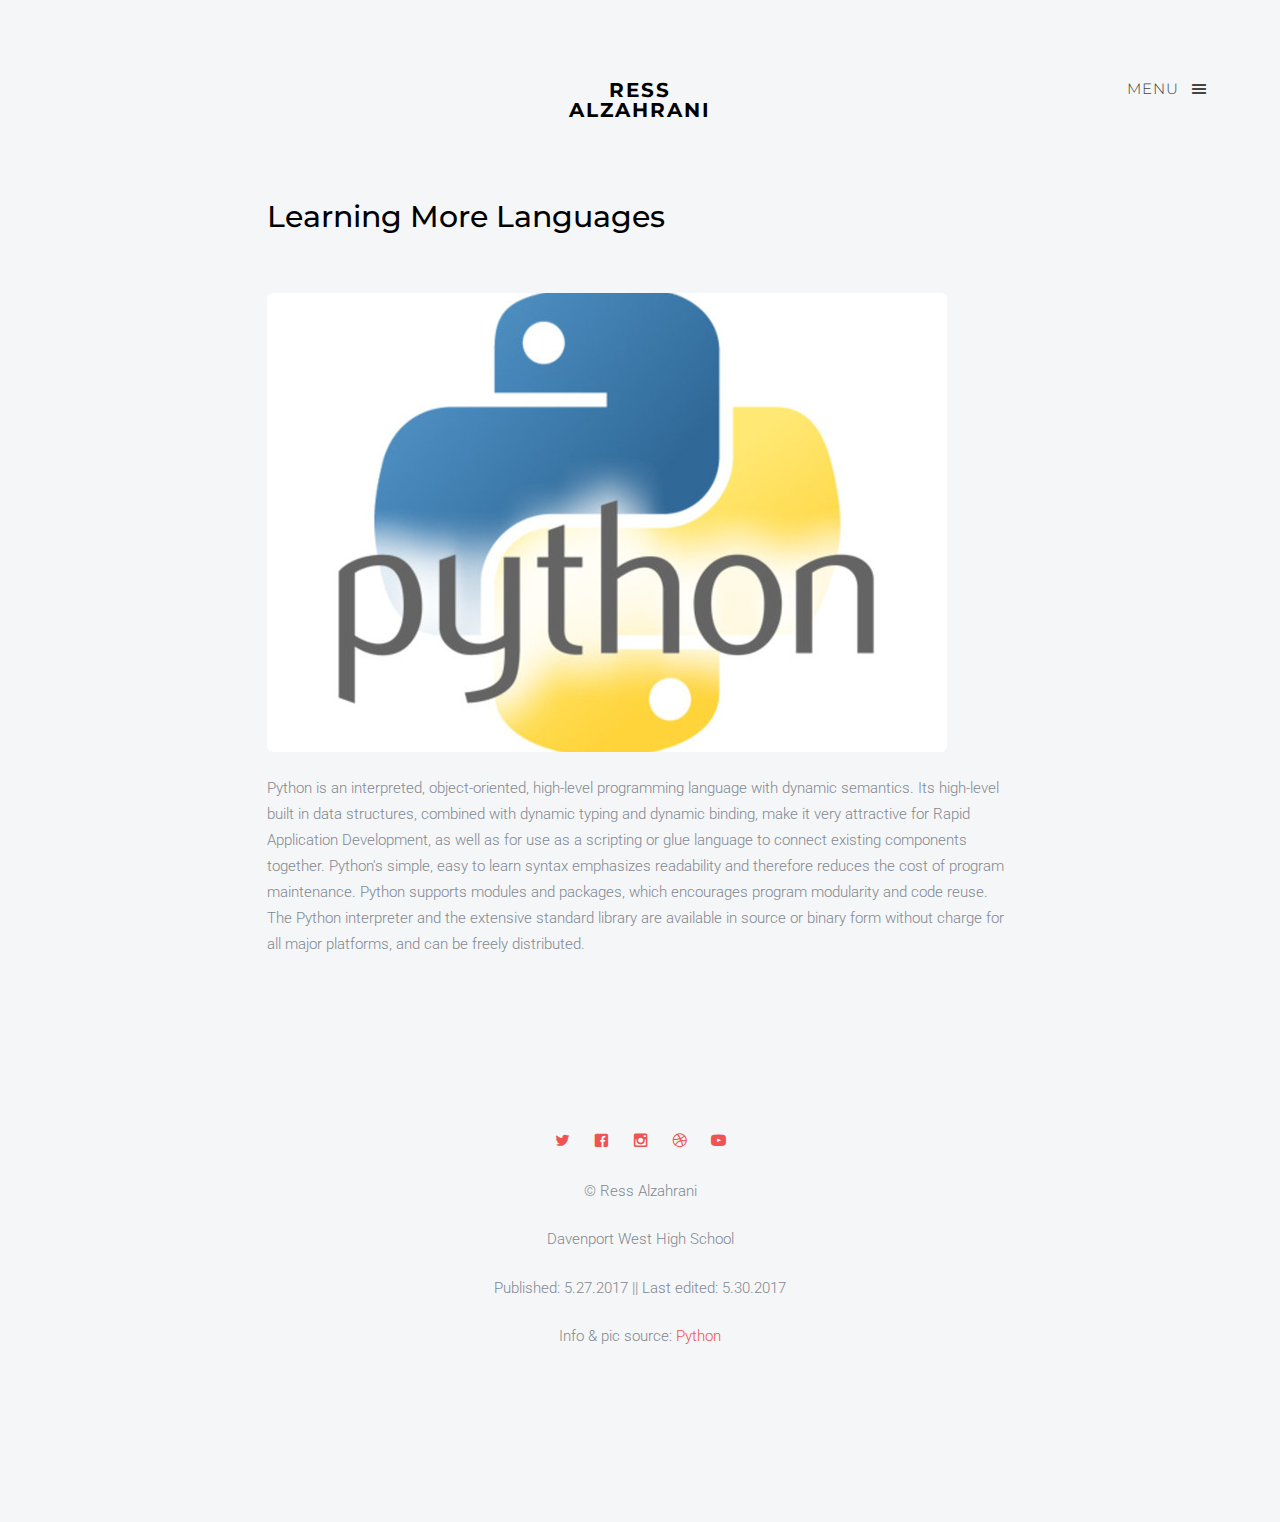
<file: languages.html>
<!DOCTYPE html>
<html class="no-js">
	<head>
	<meta charset="utf-8">
	<meta http-equiv="X-UA-Compatible" content="IE=edge">
	<title>Ress Alzahrani Portfolio</title>
	<meta name="viewport" content="width=device-width, initial-scale=1">
	<meta name="description" content="Free HTML5 Template by FREEHTML5.CO" />
	<meta name="keywords" content="free html5, free template, free bootstrap, html5, css3, mobile first, responsive" />
	<meta name="author" content="FREEHTML5.CO" />



  <!-- Facebook and Twitter integration -->
	<meta property="og:title" content=""/>
	<meta property="og:image" content=""/>
	<meta property="og:url" content=""/>
	<meta property="og:site_name" content=""/>
	<meta property="og:description" content=""/>
	<meta name="twitter:title" content="" />
	<meta name="twitter:image" content="" />
	<meta name="twitter:url" content="" />
	<meta name="twitter:card" content="" />

	<!-- Place favicon.ico and apple-touch-icon.png in the root directory -->
	<link rel="shortcut icon" href="favicon.ico">

	<!-- Google Webfonts -->
	<link href='http://fonts.googleapis.com/css?family=Roboto:400,300,100,500' rel='stylesheet' type='text/css'>
	<link href='https://fonts.googleapis.com/css?family=Montserrat:400,700' rel='stylesheet' type='text/css'>

	<!-- Animate.css -->
	<link rel="stylesheet" href="css/animate.css">
	<!-- Icomoon Icon Fonts-->
	<link rel="stylesheet" href="css/icomoon.css">
	<!-- Magnific Popup -->
	<link rel="stylesheet" href="css/magnific-popup.css">
	<!-- Salvattore -->
	<link rel="stylesheet" href="css/salvattore.css">
	<!-- Theme Style -->
	<link rel="stylesheet" href="css/style.css">
	<!-- Modernizr JS -->
	<script src="js/modernizr-2.6.2.min.js"></script>
	<!-- FOR IE9 below -->
	<!--[if lt IE 9]>
	<script src="js/respond.min.js"></script>
	<![endif]-->

	</head>
	<body>

	<div id="fh5co-offcanvass">
		<a href="#" class="fh5co-offcanvass-close js-fh5co-offcanvass-close">Menu <i class="icon-cross"></i> </a>
		<h1 class="fh5co-logo"><a class="navbar-brand" href="index.html">Ress Alzahrani</a></h1>
    <ul>
			<li><a href="index.html">Home</a></li>
			<li><a href="about.html">About</a></li>
			<li><a href="webDesign.html">Web Design</a></li>
			<li><a href="github.html">Github</a></li>
			<li class="active"><a href="languages.html">Languages</a></li>
			<li><a href="bestWorks.html">Best Works</a></li>
		</ul>
		<h3 class="fh5co-lead">Connect with me</h3>
    <p class="fh5co-social-icons">
      <a href="https://twitter.com/Ressam_Ali"><i class="icon-twitter"></i></a>
      <a href="https://www.facebook.com/Ressam.3li"><i class="icon-facebook"></i></a>
      <a href="https://www.instagram.com/ressam_ali/"><i class="icon-instagram"></i></a>
      <a href="#"><i class="icon-dribbble"></i></a>
      <a href="#"><i class="icon-youtube"></i></a>
    </p>
	</div>
	<header id="fh5co-header" role="banner">
		<div class="container">
			<div class="row">
				<div class="col-md-12">
					<a href="#" class="fh5co-menu-btn js-fh5co-menu-btn">Menu <i class="icon-menu"></i></a>
					<a class="navbar-brand" href="index.html">Ress Alzahrani</a>
				</div>
			</div>
		</div>
	</header>
	<!-- END .header -->


	<div id="fh5co-main">
		<div class="container">
			<div class="row">
				<div class="col-md-8 col-md-offset-2">
					<h2>Learning More Languages</h2>
					<div class="fh5co-spacer fh5co-spacer-sm"></div>
					<p>
					<img src="images/pythonlogo.jpg" alt="Python Logo" class="img-rounded img-responsive"></p>
					<p>Python is an interpreted, object-oriented, high-level programming language with dynamic semantics. Its high-level built in data structures, combined with dynamic typing and dynamic binding, make it very attractive for Rapid Application Development, as well as for use as a scripting or glue language to connect existing components together. Python's simple, easy to learn syntax emphasizes readability and therefore reduces the cost of program maintenance. Python supports modules and packages, which encourages program modularity and code reuse. The Python interpreter and the extensive standard library are available in source or binary form without charge for all major platforms, and can be freely distributed. </p>

					<p></p>


				</div>


        	</div>
       </div>
	</div>


	<footer id="fh5co-footer">

		<div class="container">
			<div class="row row-padded">
				<div class="col-md-12 text-center">
          <p class="fh5co-social-icons">
            <a href="https://twitter.com/Ressam_Ali"><i class="icon-twitter"></i></a>
            <a href="https://www.facebook.com/Ressam.3li"><i class="icon-facebook"></i></a>
            <a href="https://www.instagram.com/ressam_ali/"><i class="icon-instagram"></i></a>
            <a href="#"><i class="icon-dribbble"></i></a>
            <a href="#"><i class="icon-youtube"></i></a>
          </p>
					<p>&copy Ress Alzahrani</p>
					<p>Davenport West High School</p>
					<p>Published: 5.27.2017 || Last edited: 5.30.2017</p>
          <p>Info & pic source:&nbsp;<a href="https://www.python.org/doc/essays/blurb/">Python</a></p>
				</div>
			</div>
		</div>
	</footer>


	<!-- jQuery -->
	<script src="js/jquery.min.js"></script>
	<!-- jQuery Easing -->
	<script src="js/jquery.easing.1.3.js"></script>
	<!-- Bootstrap -->
	<script src="js/bootstrap.min.js"></script>
	<!-- Waypoints -->
	<script src="js/jquery.waypoints.min.js"></script>
	<!-- Magnific Popup -->
	<script src="js/jquery.magnific-popup.min.js"></script>
	<!-- Salvattore -->
	<script src="js/salvattore.min.js"></script>
	<!-- Main JS -->
	<script src="js/main.js"></script>




	</body>
</html>
</file>
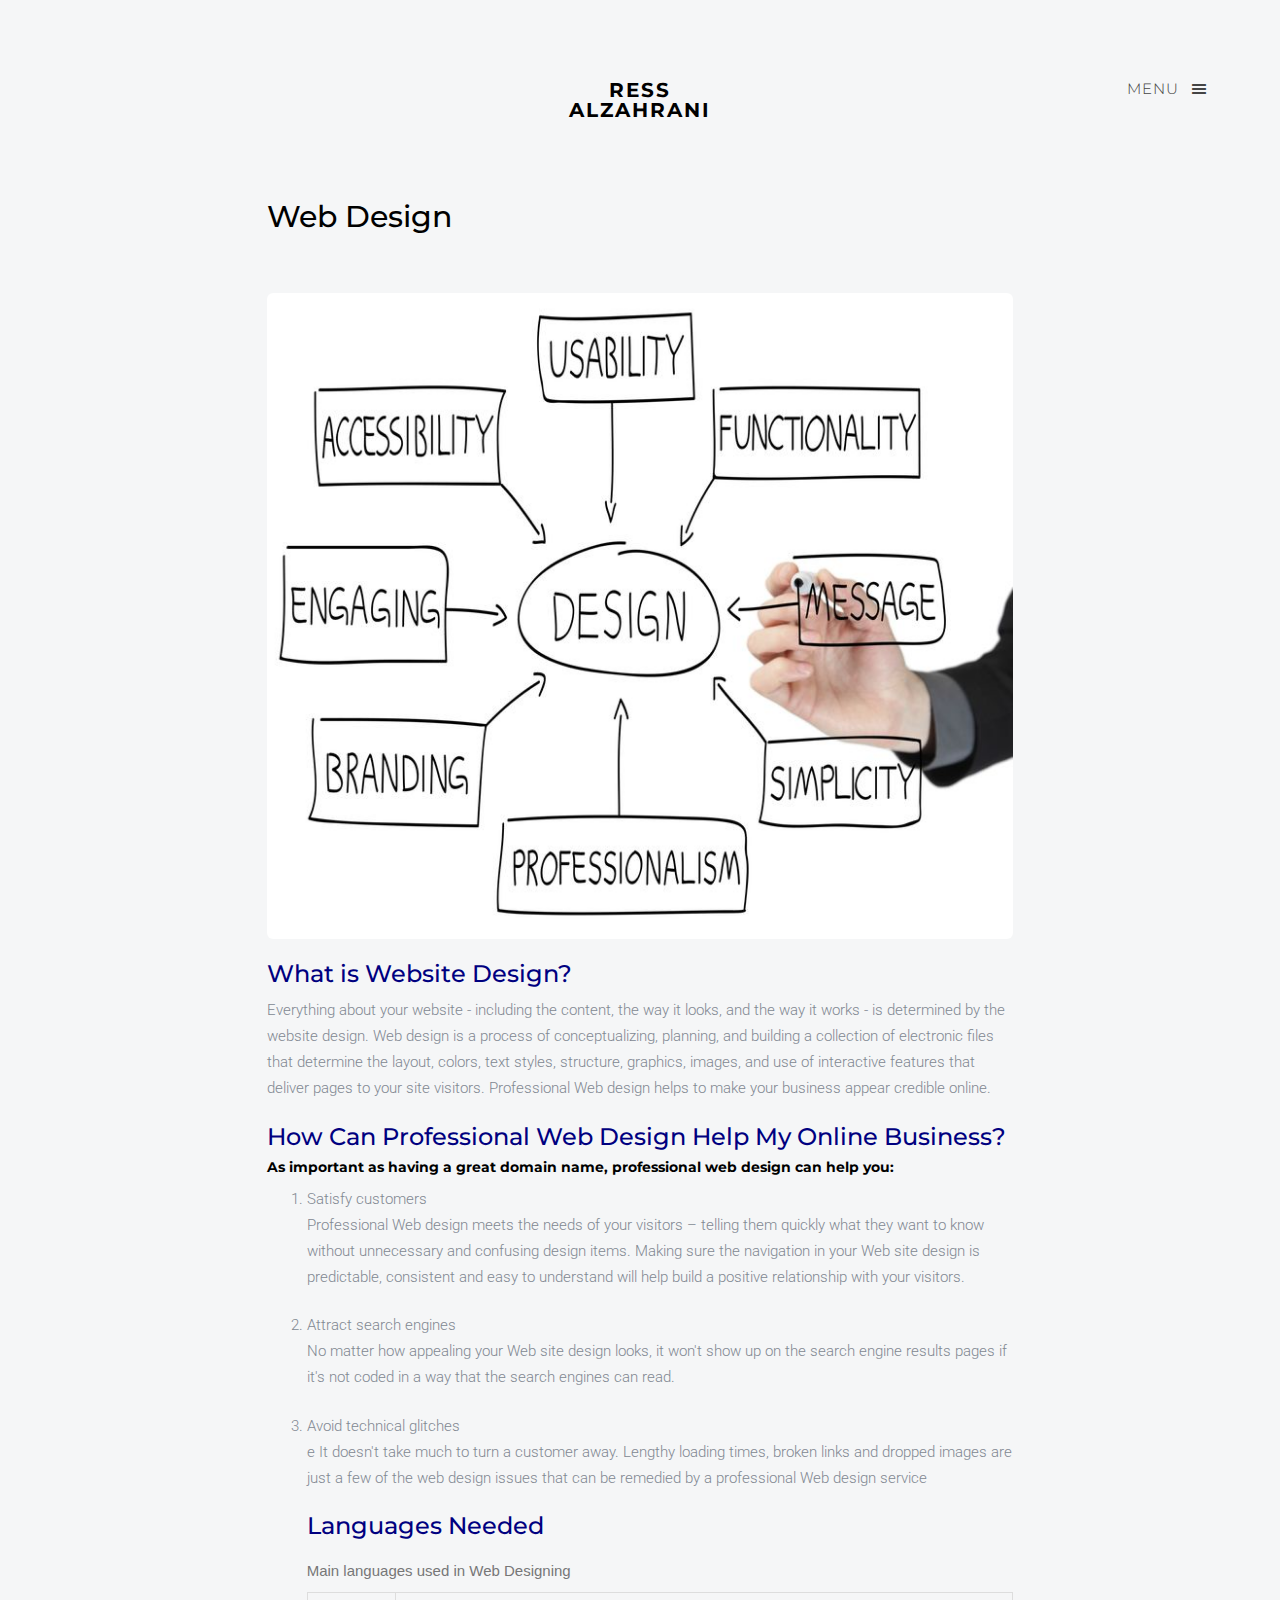
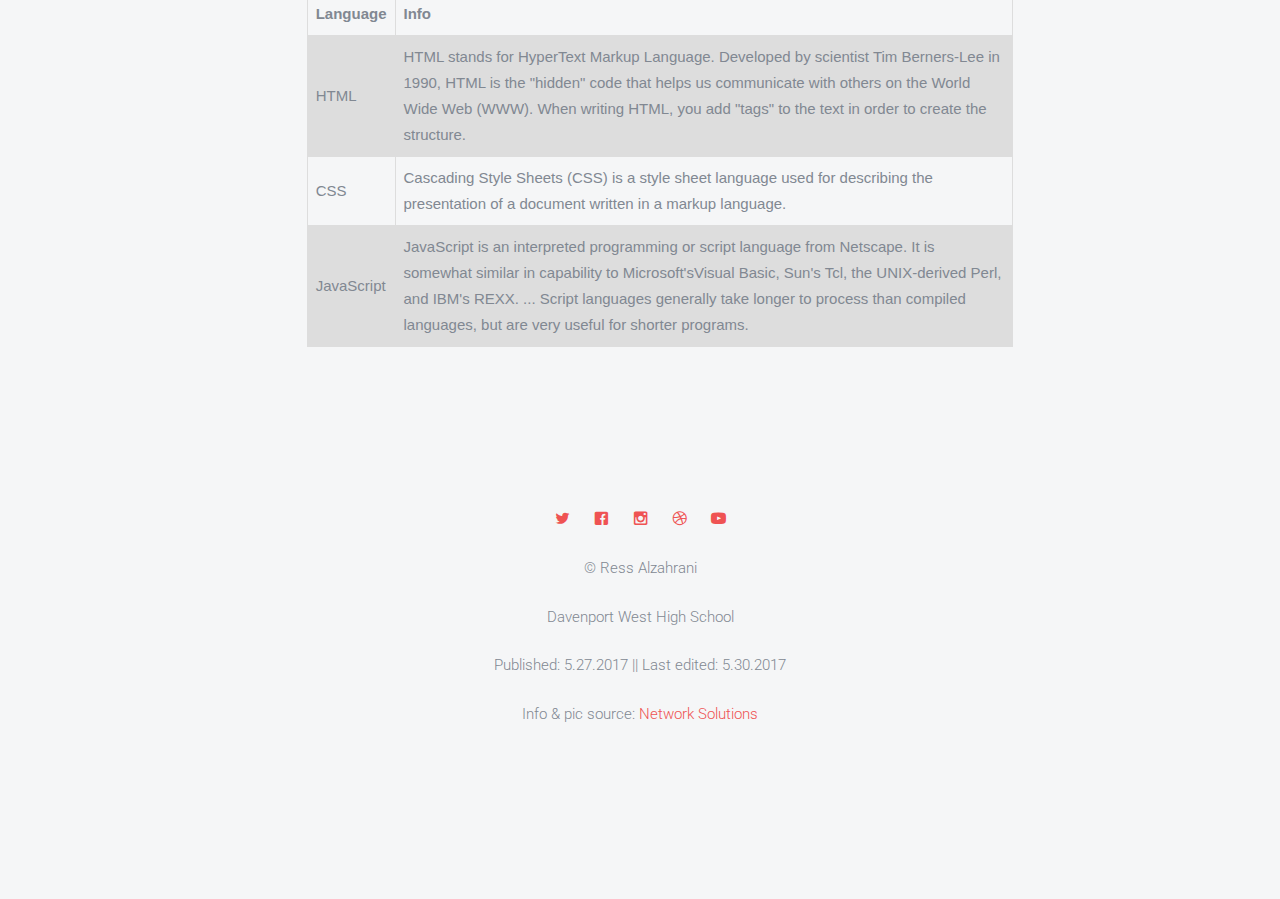
<file: webDesign.html>
<!DOCTYPE html>
<html class="no-js">
	<head>
	<meta charset="utf-8">
	<meta http-equiv="X-UA-Compatible" content="IE=edge">
	<title>Ress Alzahrani Portfolio</title>
	<meta name="viewport" content="width=device-width, initial-scale=1">
	<meta name="description" content="Free HTML5 Template by FREEHTML5.CO" />
	<meta name="keywords" content="free html5, free template, free bootstrap, html5, css3, mobile first, responsive" />
	<meta name="author" content="FREEHTML5.CO" />



  <!-- Facebook and Twitter integration -->
	<meta property="og:title" content=""/>
	<meta property="og:image" content=""/>
	<meta property="og:url" content=""/>
	<meta property="og:site_name" content=""/>
	<meta property="og:description" content=""/>
	<meta name="twitter:title" content="" />
	<meta name="twitter:image" content="" />
	<meta name="twitter:url" content="" />
	<meta name="twitter:card" content="" />

	<!-- Place favicon.ico and apple-touch-icon.png in the root directory -->
	<link rel="shortcut icon" href="favicon.ico">

	<!-- Google Webfonts -->
	<link href='http://fonts.googleapis.com/css?family=Roboto:400,300,100,500' rel='stylesheet' type='text/css'>
	<link href='https://fonts.googleapis.com/css?family=Montserrat:400,700' rel='stylesheet' type='text/css'>

	<!-- Animate.css -->
	<link rel="stylesheet" href="css/animate.css">
	<!-- Icomoon Icon Fonts-->
	<link rel="stylesheet" href="css/icomoon.css">
	<!-- Magnific Popup -->
	<link rel="stylesheet" href="css/magnific-popup.css">
	<!-- Salvattore -->
	<link rel="stylesheet" href="css/salvattore.css">
	<!-- Theme Style -->
	<link rel="stylesheet" href="css/style.css">
	<!-- Modernizr JS -->
	<script src="js/modernizr-2.6.2.min.js"></script>

  <style>

    table{
    font-family: arial, sans-serif;
    border-collapse: collapse;
    width: 100%;
    }

    td, th {
    border: 1px solid #dddddd;
    text-align: left;
    padding: 8px;
    }

    tr:nth-child(even) {
    background-color: #dddddd;
    }
    h3 {
      color: #000080;
    }
    </style>
	</head>
	<body>

	<div id="fh5co-offcanvass">
		<a href="#" class="fh5co-offcanvass-close js-fh5co-offcanvass-close">Menu <i class="icon-cross"></i> </a>
		<h1 class="fh5co-logo"><a class="navbar-brand" href="index.html">Ress Alzahrani</a></h1>
    <ul>
			<li><a href="index.html">Home</a></li>
			<li><a href="about.html">About</a></li>
			<li class="active"><a href="webDesign.html">Web Design</a></li>
			<li><a href="github.html">Github</a></li>
			<li><a href="languages.html">Languages</a></li>
			<li><a href="bestWorks.html">Best Works</a></li>
		</ul>
		<h3 class="fh5co-lead">Connect with me</h3>
    <p class="fh5co-social-icons">
      <a href="https://twitter.com/Ressam_Ali"><i class="icon-twitter"></i></a>
      <a href="https://www.facebook.com/Ressam.3li"><i class="icon-facebook"></i></a>
      <a href="https://www.instagram.com/ressam_ali/"><i class="icon-instagram"></i></a>
      <a href="#"><i class="icon-dribbble"></i></a>
      <a href="#"><i class="icon-youtube"></i></a>
    </p>
	</div>
	<header id="fh5co-header" role="banner">
		<div class="container">
			<div class="row">
				<div class="col-md-12">
					<a href="#" class="fh5co-menu-btn js-fh5co-menu-btn">Menu <i class="icon-menu"></i></a>
					<a class="navbar-brand" href="index.html">Ress Alzahrani</a>
				</div>
			</div>
		</div>
	</header>
	<!-- END .header -->


	<div id="fh5co-main">
		<div class="container">
			<div class="row">
				<div class="col-md-8 col-md-offset-2">
					<h2>Web Design</h2>
					<div class="fh5co-spacer fh5co-spacer-sm"></div>
					<p>
					<img src="images/WebDesign.jpg" alt="Web Design Flowchart" class="img-rounded img-responsive"></p>
          <h3>What is Website Design?</h3>
					<p>Everything about your website - including the content, the way it looks, and the way it works - is determined by the website design. Web design is a process of conceptualizing, planning, and building a collection of electronic files that determine the layout, colors, text styles, structure, graphics, images, and use of interactive features that deliver pages to your site visitors. Professional Web design helps to make your business appear credible online.</p>
          <h3>How Can Professional Web Design Help My Online Business?</h3>
          <h5><b>As important as having a great domain name, professional web design can help you:</b></h5>
          <ol>
            <li>Satisfy customers</li>
          <p>Professional Web design meets the needs of your visitors – telling them quickly what they want to know without unnecessary and confusing design items. Making sure the navigation in your Web site design is predictable, consistent and easy to understand will help build a positive relationship with your visitors.</p>
          <li>Attract search engines</li>
          <p>No matter how appealing your Web site design looks, it won't show up on the search engine results pages if it's not coded in a way that the search engines can read.</p>
          <li>Avoid technical glitches</li>
          <p>e It doesn't take much to turn a customer away. Lengthy loading times, broken links and dropped images are just a few of the web design issues that can be remedied by a professional Web design service</p>
          <h3>Languages Needed</h3>

          <table>
            <caption>Main languages used in Web Designing</caption>
            <tr>
              <th><b>Language</b></th>
              <th><b>Info</b></th>
            </tr>
            <tr>
              <td>HTML</td>
              <td>HTML stands for HyperText Markup Language. Developed by scientist Tim Berners-Lee in 1990, HTML is the "hidden" code that helps us communicate with others on the World Wide Web (WWW). When writing HTML, you add "tags" to the text in order to create the structure.</td>
            </tr>
            <tr>
              <td>CSS</td>
              <td>Cascading Style Sheets (CSS) is a style sheet language used for describing the presentation of a document written in a markup language.</td>
            </tr>
            <tr>
              <td>JavaScript</td>
              <td>JavaScript is an interpreted programming or script language from Netscape. It is somewhat similar in capability to Microsoft'sVisual Basic, Sun's Tcl, the UNIX-derived Perl, and IBM's REXX. ... Script languages generally take longer to process than compiled languages, but are very useful for shorter programs.</td>
            </tr>
          </table>

        </div>


        	</div>
       </div>
	</div>


	<footer id="fh5co-footer">

		<div class="container">
			<div class="row row-padded">
				<div class="col-md-12 text-center">
          <p class="fh5co-social-icons">
            <a href="https://twitter.com/Ressam_Ali"><i class="icon-twitter"></i></a>
            <a href="https://www.facebook.com/Ressam.3li"><i class="icon-facebook"></i></a>
            <a href="https://www.instagram.com/ressam_ali/"><i class="icon-instagram"></i></a>
            <a href="#"><i class="icon-dribbble"></i></a>
            <a href="#"><i class="icon-youtube"></i></a>
          </p>
					<p>&copy Ress Alzahrani</p>
					<p>Davenport West High School</p>
					<p>Published: 5.27.2017 || Last edited: 5.30.2017</p>
          <p>Info & pic source:&nbsp;<a href="http://www.networksolutions.com/education/what-is-a-web-site-design/">Network Solutions</a></p>
				</div>
			</div>
		</div>
	</footer>


	<!-- jQuery -->
	<script src="js/jquery.min.js"></script>
	<!-- jQuery Easing -->
	<script src="js/jquery.easing.1.3.js"></script>
	<!-- Bootstrap -->
	<script src="js/bootstrap.min.js"></script>
	<!-- Waypoints -->
	<script src="js/jquery.waypoints.min.js"></script>
	<!-- Magnific Popup -->
	<script src="js/jquery.magnific-popup.min.js"></script>
	<!-- Salvattore -->
	<script src="js/salvattore.min.js"></script>
	<!-- Main JS -->
	<script src="js/main.js"></script>




	</body>
</html>
</file>
<file: css/icomoon.css>
@font-face {
	font-family: 'icomoon';
	src:url('../fonts/icomoon/icomoon.eot?srf3rx');
	src:url('../fonts/icomoon/icomoon.eot?srf3rx#iefix') format('embedded-opentype'),
		url('../fonts/icomoon/icomoon.ttf?srf3rx') format('truetype'),
		url('../fonts/icomoon/icomoon.woff?srf3rx') format('woff'),
		url('../fonts/icomoon/icomoon.svg?srf3rx#icomoon') format('svg');
	font-weight: normal;
	font-style: normal;
}

[class^="icon-"], [class*=" icon-"] {
	font-family: 'icomoon';
	speak: none;
	font-style: normal;
	font-weight: normal;
	font-variant: normal;
	text-transform: none;
	line-height: 1;

	/* Better Font Rendering =========== */
	-webkit-font-smoothing: antialiased;
	-moz-osx-font-smoothing: grayscale;
}

.icon-add-to-list:before {
	content: "\e600";
}
.icon-classic-computer:before {
	content: "\e601";
}
.icon-controller-fast-backward:before {
	content: "\e602";
}
.icon-creative-commons-attribution:before {
	content: "\e603";
}
.icon-creative-commons-noderivs:before {
	content: "\e604";
}
.icon-creative-commons-noncommercial-eu:before {
	content: "\e605";
}
.icon-creative-commons-noncommercial-us:before {
	content: "\e606";
}
.icon-creative-commons-public-domain:before {
	content: "\e607";
}
.icon-creative-commons-remix:before {
	content: "\e608";
}
.icon-creative-commons-share:before {
	content: "\e609";
}
.icon-creative-commons-sharealike:before {
	content: "\e60a";
}
.icon-creative-commons:before {
	content: "\e60b";
}
.icon-document-landscape:before {
	content: "\e60c";
}
.icon-remove-user:before {
	content: "\e60d";
}
.icon-warning:before {
	content: "\e60e";
}
.icon-arrow-bold-down:before {
	content: "\e60f";
}
.icon-arrow-bold-left:before {
	content: "\e610";
}
.icon-arrow-bold-right:before {
	content: "\e611";
}
.icon-arrow-bold-up:before {
	content: "\e612";
}
.icon-arrow-down:before {
	content: "\e613";
}
.icon-arrow-left:before {
	content: "\e614";
}
.icon-arrow-long-down:before {
	content: "\e615";
}
.icon-arrow-long-left:before {
	content: "\e616";
}
.icon-arrow-long-right:before {
	content: "\e617";
}
.icon-arrow-long-up:before {
	content: "\e618";
}
.icon-arrow-right:before {
	content: "\e619";
}
.icon-arrow-up:before {
	content: "\e61a";
}
.icon-arrow-with-circle-down:before {
	content: "\e61b";
}
.icon-arrow-with-circle-left:before {
	content: "\e61c";
}
.icon-arrow-with-circle-right:before {
	content: "\e61d";
}
.icon-arrow-with-circle-up:before {
	content: "\e61e";
}
.icon-bookmark:before {
	content: "\e61f";
}
.icon-bookmarks:before {
	content: "\e620";
}
.icon-chevron-down:before {
	content: "\e621";
}
.icon-chevron-left:before {
	content: "\e622";
}
.icon-chevron-right:before {
	content: "\e623";
}
.icon-chevron-small-down:before {
	content: "\e624";
}
.icon-chevron-small-left:before {
	content: "\e625";
}
.icon-chevron-small-right:before {
	content: "\e626";
}
.icon-chevron-small-up:before {
	content: "\e627";
}
.icon-chevron-thin-down:before {
	content: "\e628";
}
.icon-chevron-thin-left:before {
	content: "\e629";
}
.icon-chevron-thin-right:before {
	content: "\e62a";
}
.icon-chevron-thin-up:before {
	content: "\e62b";
}
.icon-chevron-up:before {
	content: "\e62c";
}
.icon-chevron-with-circle-down:before {
	content: "\e62d";
}
.icon-chevron-with-circle-left:before {
	content: "\e62e";
}
.icon-chevron-with-circle-right:before {
	content: "\e62f";
}
.icon-chevron-with-circle-up:before {
	content: "\e630";
}
.icon-cloud:before {
	content: "\e631";
}
.icon-controller-fast-forward:before {
	content: "\e632";
}
.icon-controller-jump-to-start:before {
	content: "\e633";
}
.icon-controller-next:before {
	content: "\e634";
}
.icon-controller-paus:before {
	content: "\e635";
}
.icon-controller-play:before {
	content: "\e636";
}
.icon-controller-record:before {
	content: "\e637";
}
.icon-controller-stop:before {
	content: "\e638";
}
.icon-controller-volume:before {
	content: "\e639";
}
.icon-dot-single:before {
	content: "\e63a";
}
.icon-dots-three-horizontal:before {
	content: "\e63b";
}
.icon-dots-three-vertical:before {
	content: "\e63c";
}
.icon-dots-two-horizontal:before {
	content: "\e63d";
}
.icon-dots-two-vertical:before {
	content: "\e63e";
}
.icon-download:before {
	content: "\e63f";
}
.icon-emoji-flirt:before {
	content: "\e640";
}
.icon-flow-branch:before {
	content: "\e641";
}
.icon-flow-cascade:before {
	content: "\e642";
}
.icon-flow-line:before {
	content: "\e643";
}
.icon-flow-parallel:before {
	content: "\e644";
}
.icon-flow-tree:before {
	content: "\e645";
}
.icon-install:before {
	content: "\e646";
}
.icon-layers:before {
	content: "\e647";
}
.icon-open-book:before {
	content: "\e648";
}
.icon-resize-100:before {
	content: "\e649";
}
.icon-resize-full-screen:before {
	content: "\e64a";
}
.icon-save:before {
	content: "\e64b";
}
.icon-select-arrows:before {
	content: "\e64c";
}
.icon-sound-mute:before {
	content: "\e64d";
}
.icon-sound:before {
	content: "\e64e";
}
.icon-trash:before {
	content: "\e64f";
}
.icon-triangle-down:before {
	content: "\e650";
}
.icon-triangle-left:before {
	content: "\e651";
}
.icon-triangle-right:before {
	content: "\e652";
}
.icon-triangle-up:before {
	content: "\e653";
}
.icon-uninstall:before {
	content: "\e654";
}
.icon-upload-to-cloud:before {
	content: "\e655";
}
.icon-upload:before {
	content: "\e656";
}
.icon-add-user:before {
	content: "\e657";
}
.icon-address:before {
	content: "\e658";
}
.icon-adjust:before {
	content: "\e659";
}
.icon-air:before {
	content: "\e65a";
}
.icon-aircraft-landing:before {
	content: "\e65b";
}
.icon-aircraft-take-off:before {
	content: "\e65c";
}
.icon-aircraft:before {
	content: "\e65d";
}
.icon-align-bottom:before {
	content: "\e65e";
}
.icon-align-horizontal-middle:before {
	content: "\e65f";
}
.icon-align-left:before {
	content: "\e660";
}
.icon-align-right:before {
	content: "\e661";
}
.icon-align-top:before {
	content: "\e662";
}
.icon-align-vertical-middle:before {
	content: "\e663";
}
.icon-archive:before {
	content: "\e664";
}
.icon-area-graph:before {
	content: "\e665";
}
.icon-attachment:before {
	content: "\e666";
}
.icon-awareness-ribbon:before {
	content: "\e667";
}
.icon-back-in-time:before {
	content: "\e668";
}
.icon-back:before {
	content: "\e669";
}
.icon-bar-graph:before {
	content: "\e66a";
}
.icon-battery:before {
	content: "\e66b";
}
.icon-beamed-note:before {
	content: "\e66c";
}
.icon-bell:before {
	content: "\e66d";
}
.icon-blackboard:before {
	content: "\e66e";
}
.icon-block:before {
	content: "\e66f";
}
.icon-book:before {
	content: "\e670";
}
.icon-bowl:before {
	content: "\e671";
}
.icon-box:before {
	content: "\e672";
}
.icon-briefcase:before {
	content: "\e673";
}
.icon-browser:before {
	content: "\e674";
}
.icon-brush:before {
	content: "\e675";
}
.icon-bucket:before {
	content: "\e676";
}
.icon-cake:before {
	content: "\e677";
}
.icon-calculator:before {
	content: "\e678";
}
.icon-calendar:before {
	content: "\e679";
}
.icon-camera:before {
	content: "\e67a";
}
.icon-ccw:before {
	content: "\e67b";
}
.icon-chat:before {
	content: "\e67c";
}
.icon-check:before {
	content: "\e67d";
}
.icon-circle-with-cross:before {
	content: "\e67e";
}
.icon-circle-with-minus:before {
	content: "\e67f";
}
.icon-circle-with-plus:before {
	content: "\e680";
}
.icon-circle:before {
	content: "\e681";
}
.icon-circular-graph:before {
	content: "\e682";
}
.icon-clapperboard:before {
	content: "\e683";
}
.icon-clipboard:before {
	content: "\e684";
}
.icon-clock:before {
	content: "\e685";
}
.icon-code:before {
	content: "\e686";
}
.icon-cog:before {
	content: "\e687";
}
.icon-colours:before {
	content: "\e688";
}
.icon-compass:before {
	content: "\e689";
}
.icon-copy:before {
	content: "\e68a";
}
.icon-credit-card:before {
	content: "\e68b";
}
.icon-credit:before {
	content: "\e68c";
}
.icon-cross:before {
	content: "\e68d";
}
.icon-cup:before {
	content: "\e68e";
}
.icon-cw:before {
	content: "\e68f";
}
.icon-cycle:before {
	content: "\e690";
}
.icon-database:before {
	content: "\e691";
}
.icon-dial-pad:before {
	content: "\e692";
}
.icon-direction:before {
	content: "\e693";
}
.icon-document:before {
	content: "\e694";
}
.icon-documents:before {
	content: "\e695";
}
.icon-drink:before {
	content: "\e696";
}
.icon-drive:before {
	content: "\e697";
}
.icon-drop:before {
	content: "\e698";
}
.icon-edit:before {
	content: "\e699";
}
.icon-email:before {
	content: "\e69a";
}
.icon-emoji-happy:before {
	content: "\e69b";
}
.icon-emoji-neutral:before {
	content: "\e69c";
}
.icon-emoji-sad:before {
	content: "\e69d";
}
.icon-erase:before {
	content: "\e69e";
}
.icon-eraser:before {
	content: "\e69f";
}
.icon-export:before {
	content: "\e6a0";
}
.icon-eye:before {
	content: "\e6a1";
}
.icon-feather:before {
	content: "\e6a2";
}
.icon-flag:before {
	content: "\e6a3";
}
.icon-flash:before {
	content: "\e6a4";
}
.icon-flashlight:before {
	content: "\e6a5";
}
.icon-flat-brush:before {
	content: "\e6a6";
}
.icon-folder-images:before {
	content: "\e6a7";
}
.icon-folder-music:before {
	content: "\e6a8";
}
.icon-folder-video:before {
	content: "\e6a9";
}
.icon-folder:before {
	content: "\e6aa";
}
.icon-forward:before {
	content: "\e6ab";
}
.icon-funnel:before {
	content: "\e6ac";
}
.icon-game-controller:before {
	content: "\e6ad";
}
.icon-gauge:before {
	content: "\e6ae";
}
.icon-globe:before {
	content: "\e6af";
}
.icon-graduation-cap:before {
	content: "\e6b0";
}
.icon-grid:before {
	content: "\e6b1";
}
.icon-hair-cross:before {
	content: "\e6b2";
}
.icon-hand:before {
	content: "\e6b3";
}
.icon-heart-outlined:before {
	content: "\e6b4";
}
.icon-heart:before {
	content: "\e6b5";
}
.icon-help-with-circle:before {
	content: "\e6b6";
}
.icon-help:before {
	content: "\e6b7";
}
.icon-home:before {
	content: "\e6b8";
}
.icon-hour-glass:before {
	content: "\e6b9";
}
.icon-image-inverted:before {
	content: "\e6ba";
}
.icon-image:before {
	content: "\e6bb";
}
.icon-images:before {
	content: "\e6bc";
}
.icon-inbox:before {
	content: "\e6bd";
}
.icon-infinity:before {
	content: "\e6be";
}
.icon-info-with-circle:before {
	content: "\e6bf";
}
.icon-info:before {
	content: "\e6c0";
}
.icon-key:before {
	content: "\e6c1";
}
.icon-keyboard:before {
	content: "\e6c2";
}
.icon-lab-flask:before {
	content: "\e6c3";
}
.icon-landline:before {
	content: "\e6c4";
}
.icon-language:before {
	content: "\e6c5";
}
.icon-laptop:before {
	content: "\e6c6";
}
.icon-leaf:before {
	content: "\e6c7";
}
.icon-level-down:before {
	content: "\e6c8";
}
.icon-level-up:before {
	content: "\e6c9";
}
.icon-lifebuoy:before {
	content: "\e6ca";
}
.icon-light-bulb:before {
	content: "\e6cb";
}
.icon-light-down:before {
	content: "\e6cc";
}
.icon-light-up:before {
	content: "\e6cd";
}
.icon-line-graph:before {
	content: "\e6ce";
}
.icon-link:before {
	content: "\e6cf";
}
.icon-list:before {
	content: "\e6d0";
}
.icon-location-pin:before {
	content: "\e6d1";
}
.icon-location:before {
	content: "\e6d2";
}
.icon-lock-open:before {
	content: "\e6d3";
}
.icon-lock:before {
	content: "\e6d4";
}
.icon-log-out:before {
	content: "\e6d5";
}
.icon-login:before {
	content: "\e6d6";
}
.icon-loop:before {
	content: "\e6d7";
}
.icon-magnet:before {
	content: "\e6d8";
}
.icon-magnifying-glass:before {
	content: "\e6d9";
}
.icon-mail:before {
	content: "\e6da";
}
.icon-man:before {
	content: "\e6db";
}
.icon-map:before {
	content: "\e6dc";
}
.icon-mask:before {
	content: "\e6dd";
}
.icon-medal:before {
	content: "\e6de";
}
.icon-megaphone:before {
	content: "\e6df";
}
.icon-menu:before {
	content: "\e6e0";
}
.icon-message:before {
	content: "\e6e1";
}
.icon-mic:before {
	content: "\e6e2";
}
.icon-minus:before {
	content: "\e6e3";
}
.icon-mobile:before {
	content: "\e6e4";
}
.icon-modern-mic:before {
	content: "\e6e5";
}
.icon-moon:before {
	content: "\e6e6";
}
.icon-mouse:before {
	content: "\e6e7";
}
.icon-music:before {
	content: "\e6e8";
}
.icon-network:before {
	content: "\e6e9";
}
.icon-new-message:before {
	content: "\e6ea";
}
.icon-new:before {
	content: "\e6eb";
}
.icon-news:before {
	content: "\e6ec";
}
.icon-note:before {
	content: "\e6ed";
}
.icon-notification:before {
	content: "\e6ee";
}
.icon-old-mobile:before {
	content: "\e6ef";
}
.icon-old-phone:before {
	content: "\e6f0";
}
.icon-palette:before {
	content: "\e6f1";
}
.icon-paper-plane:before {
	content: "\e6f2";
}
.icon-pencil:before {
	content: "\e6f3";
}
.icon-phone:before {
	content: "\e6f4";
}
.icon-pie-chart:before {
	content: "\e6f5";
}
.icon-pin:before {
	content: "\e6f6";
}
.icon-plus:before {
	content: "\e6f7";
}
.icon-popup:before {
	content: "\e6f8";
}
.icon-power-plug:before {
	content: "\e6f9";
}
.icon-price-ribbon:before {
	content: "\e6fa";
}
.icon-price-tag:before {
	content: "\e6fb";
}
.icon-print:before {
	content: "\e6fc";
}
.icon-progress-empty:before {
	content: "\e6fd";
}
.icon-progress-full:before {
	content: "\e6fe";
}
.icon-progress-one:before {
	content: "\e6ff";
}
.icon-progress-two:before {
	content: "\e700";
}
.icon-publish:before {
	content: "\e701";
}
.icon-quote:before {
	content: "\e702";
}
.icon-radio:before {
	content: "\e703";
}
.icon-reply-all:before {
	content: "\e704";
}
.icon-reply:before {
	content: "\e705";
}
.icon-retweet:before {
	content: "\e706";
}
.icon-rocket:before {
	content: "\e707";
}
.icon-round-brush:before {
	content: "\e708";
}
.icon-rss:before {
	content: "\e709";
}
.icon-ruler:before {
	content: "\e70a";
}
.icon-scissors:before {
	content: "\e70b";
}
.icon-share-alternitive:before {
	content: "\e70c";
}
.icon-share:before {
	content: "\e70d";
}
.icon-shareable:before {
	content: "\e70e";
}
.icon-shield:before {
	content: "\e70f";
}
.icon-shop:before {
	content: "\e710";
}
.icon-shopping-bag:before {
	content: "\e711";
}
.icon-shopping-basket:before {
	content: "\e712";
}
.icon-shopping-cart:before {
	content: "\e713";
}
.icon-shuffle:before {
	content: "\e714";
}
.icon-signal:before {
	content: "\e715";
}
.icon-sound-mix:before {
	content: "\e716";
}
.icon-sports-club:before {
	content: "\e717";
}
.icon-spreadsheet:before {
	content: "\e718";
}
.icon-squared-cross:before {
	content: "\e719";
}
.icon-squared-minus:before {
	content: "\e71a";
}
.icon-squared-plus:before {
	content: "\e71b";
}
.icon-star-outlined:before {
	content: "\e71c";
}
.icon-star:before {
	content: "\e71d";
}
.icon-stopwatch:before {
	content: "\e71e";
}
.icon-suitcase:before {
	content: "\e71f";
}
.icon-swap:before {
	content: "\e720";
}
.icon-sweden:before {
	content: "\e721";
}
.icon-switch:before {
	content: "\e722";
}
.icon-tablet:before {
	content: "\e723";
}
.icon-tag:before {
	content: "\e724";
}
.icon-text-document-inverted:before {
	content: "\e725";
}
.icon-text-document:before {
	content: "\e726";
}
.icon-text:before {
	content: "\e727";
}
.icon-thermometer:before {
	content: "\e728";
}
.icon-thumbs-down:before {
	content: "\e729";
}
.icon-thumbs-up:before {
	content: "\e72a";
}
.icon-thunder-cloud:before {
	content: "\e72b";
}
.icon-ticket:before {
	content: "\e72c";
}
.icon-time-slot:before {
	content: "\e72d";
}
.icon-tools:before {
	content: "\e72e";
}
.icon-traffic-cone:before {
	content: "\e72f";
}
.icon-tree:before {
	content: "\e730";
}
.icon-trophy:before {
	content: "\e731";
}
.icon-tv:before {
	content: "\e732";
}
.icon-typing:before {
	content: "\e733";
}
.icon-unread:before {
	content: "\e734";
}
.icon-untag:before {
	content: "\e735";
}
.icon-user:before {
	content: "\e736";
}
.icon-users:before {
	content: "\e737";
}
.icon-v-card:before {
	content: "\e738";
}
.icon-video:before {
	content: "\e739";
}
.icon-vinyl:before {
	content: "\e73a";
}
.icon-voicemail:before {
	content: "\e73b";
}
.icon-wallet:before {
	content: "\e73c";
}
.icon-water:before {
	content: "\e73d";
}
.icon-px-with-circle:before {
	content: "\e73e";
}
.icon-px:before {
	content: "\e73f";
}
.icon-basecamp:before {
	content: "\e740";
}
.icon-behance:before {
	content: "\e741";
}
.icon-creative-cloud:before {
	content: "\e742";
}
.icon-dropbox:before {
	content: "\e743";
}
.icon-evernote:before {
	content: "\e744";
}
.icon-flattr:before {
	content: "\e745";
}
.icon-foursquare:before {
	content: "\e746";
}
.icon-google-drive:before {
	content: "\e747";
}
.icon-google-hangouts:before {
	content: "\e748";
}
.icon-grooveshark:before {
	content: "\e749";
}
.icon-icloud:before {
	content: "\e74a";
}
.icon-mixi:before {
	content: "\e74b";
}
.icon-onedrive:before {
	content: "\e74c";
}
.icon-paypal:before {
	content: "\e74d";
}
.icon-picasa:before {
	content: "\e74e";
}
.icon-qq:before {
	content: "\e74f";
}
.icon-rdio-with-circle:before {
	content: "\e750";
}
.icon-renren:before {
	content: "\e751";
}
.icon-scribd:before {
	content: "\e752";
}
.icon-sina-weibo:before {
	content: "\e753";
}
.icon-skype-with-circle:before {
	content: "\e754";
}
.icon-skype:before {
	content: "\e755";
}
.icon-slideshare:before {
	content: "\e756";
}
.icon-smashing:before {
	content: "\e757";
}
.icon-soundcloud:before {
	content: "\e758";
}
.icon-spotify-with-circle:before {
	content: "\e759";
}
.icon-spotify:before {
	content: "\e75a";
}
.icon-swarm:before {
	content: "\e75b";
}
.icon-vine-with-circle:before {
	content: "\e75c";
}
.icon-vine:before {
	content: "\e75d";
}
.icon-vk-alternitive:before {
	content: "\e75e";
}
.icon-vk-with-circle:before {
	content: "\e75f";
}
.icon-vk:before {
	content: "\e760";
}
.icon-xing-with-circle:before {
	content: "\e761";
}
.icon-xing:before {
	content: "\e762";
}
.icon-yelp:before {
	content: "\e763";
}
.icon-dribbble-with-circle:before {
	content: "\e764";
}
.icon-dribbble:before {
	content: "\e765";
}
.icon-facebook-with-circle:before {
	content: "\e766";
}
.icon-facebook:before {
	content: "\e767";
}
.icon-flickr-with-circle:before {
	content: "\e768";
}
.icon-flickr:before {
	content: "\e769";
}
.icon-github-with-circle:before {
	content: "\e76a";
}
.icon-github:before {
	content: "\e76b";
}
.icon-google-with-circle:before {
	content: "\e76c";
}
.icon-google:before {
	content: "\e76d";
}
.icon-instagram-with-circle:before {
	content: "\e76e";
}
.icon-instagram:before {
	content: "\e76f";
}
.icon-lastfm-with-circle:before {
	content: "\e770";
}
.icon-lastfm:before {
	content: "\e771";
}
.icon-linkedin-with-circle:before {
	content: "\e772";
}
.icon-linkedin:before {
	content: "\e773";
}
.icon-pinterest-with-circle:before {
	content: "\e774";
}
.icon-pinterest:before {
	content: "\e775";
}
.icon-rdio:before {
	content: "\e776";
}
.icon-stumbleupon-with-circle:before {
	content: "\e777";
}
.icon-stumbleupon:before {
	content: "\e778";
}
.icon-tumblr-with-circle:before {
	content: "\e779";
}
.icon-tumblr:before {
	content: "\e77a";
}
.icon-twitter-with-circle:before {
	content: "\e77b";
}
.icon-twitter:before {
	content: "\e77c";
}
.icon-vimeo-with-circle:before {
	content: "\e77d";
}
.icon-vimeo:before {
	content: "\e77e";
}
.icon-youtube-with-circle:before {
	content: "\e77f";
}
.icon-youtube:before {
	content: "\e780";
}
.icon-eye2:before {
	content: "\e000";
}
.icon-paper-clip:before {
	content: "\e001";
}
.icon-mail2:before {
	content: "\e002";
}
.icon-toggle:before {
	content: "\e003";
}
.icon-layout:before {
	content: "\e004";
}
.icon-link2:before {
	content: "\e005";
}
.icon-bell2:before {
	content: "\e006";
}
.icon-lock2:before {
	content: "\e007";
}
.icon-unlock:before {
	content: "\e008";
}
.icon-ribbon:before {
	content: "\e009";
}
.icon-image2:before {
	content: "\e010";
}
.icon-signal2:before {
	content: "\e011";
}
.icon-target:before {
	content: "\e012";
}
.icon-clipboard2:before {
	content: "\e013";
}
.icon-clock2:before {
	content: "\e014";
}
.icon-watch:before {
	content: "\e015";
}
.icon-air-play:before {
	content: "\e016";
}
.icon-camera2:before {
	content: "\e017";
}
.icon-video2:before {
	content: "\e018";
}
.icon-disc:before {
	content: "\e019";
}
.icon-printer:before {
	content: "\e020";
}
.icon-monitor:before {
	content: "\e021";
}
.icon-server:before {
	content: "\e022";
}
.icon-cog2:before {
	content: "\e023";
}
.icon-heart2:before {
	content: "\e024";
}
.icon-paragraph:before {
	content: "\e025";
}
.icon-align-justify:before {
	content: "\e026";
}
.icon-align-left2:before {
	content: "\e027";
}
.icon-align-center:before {
	content: "\e028";
}
.icon-align-right2:before {
	content: "\e029";
}
.icon-book2:before {
	content: "\e030";
}
.icon-layers2:before {
	content: "\e031";
}
.icon-stack:before {
	content: "\e032";
}
.icon-stack-2:before {
	content: "\e033";
}
.icon-paper:before {
	content: "\e034";
}
.icon-paper-stack:before {
	content: "\e035";
}
.icon-search:before {
	content: "\e036";
}
.icon-zoom-in:before {
	content: "\e037";
}
.icon-zoom-out:before {
	content: "\e038";
}
.icon-reply2:before {
	content: "\e039";
}
.icon-circle-plus:before {
	content: "\e040";
}
.icon-circle-minus:before {
	content: "\e041";
}
.icon-circle-check:before {
	content: "\e042";
}
.icon-circle-cross:before {
	content: "\e043";
}
.icon-square-plus:before {
	content: "\e044";
}
.icon-square-minus:before {
	content: "\e045";
}
.icon-square-check:before {
	content: "\e046";
}
.icon-square-cross:before {
	content: "\e047";
}
.icon-microphone:before {
	content: "\e048";
}
.icon-record:before {
	content: "\e049";
}
.icon-skip-back:before {
	content: "\e050";
}
.icon-rewind:before {
	content: "\e051";
}
.icon-play:before {
	content: "\e052";
}
.icon-pause:before {
	content: "\e053";
}
.icon-stop:before {
	content: "\e054";
}
.icon-fast-forward:before {
	content: "\e055";
}
.icon-skip-forward:before {
	content: "\e056";
}
.icon-shuffle2:before {
	content: "\e057";
}
.icon-repeat:before {
	content: "\e058";
}
.icon-folder2:before {
	content: "\e059";
}
.icon-umbrella:before {
	content: "\e060";
}
.icon-moon2:before {
	content: "\e061";
}
.icon-thermometer2:before {
	content: "\e062";
}
.icon-drop2:before {
	content: "\e063";
}
.icon-sun:before {
	content: "\e064";
}
.icon-cloud2:before {
	content: "\e065";
}
.icon-cloud-upload:before {
	content: "\e066";
}
.icon-cloud-download:before {
	content: "\e067";
}
.icon-upload2:before {
	content: "\e068";
}
.icon-download2:before {
	content: "\e069";
}
.icon-location2:before {
	content: "\e070";
}
.icon-location-2:before {
	content: "\e071";
}
.icon-map2:before {
	content: "\e072";
}
.icon-battery2:before {
	content: "\e073";
}
.icon-head:before {
	content: "\e074";
}
.icon-briefcase2:before {
	content: "\e075";
}
.icon-speech-bubble:before {
	content: "\e076";
}
.icon-anchor:before {
	content: "\e077";
}
.icon-globe2:before {
	content: "\e078";
}
.icon-box2:before {
	content: "\e079";
}
.icon-reload:before {
	content: "\e080";
}
.icon-share2:before {
	content: "\e081";
}
.icon-marquee:before {
	content: "\e082";
}
.icon-marquee-plus:before {
	content: "\e083";
}
.icon-marquee-minus:before {
	content: "\e084";
}
.icon-tag2:before {
	content: "\e085";
}
.icon-power:before {
	content: "\e086";
}
.icon-command:before {
	content: "\e087";
}
.icon-alt:before {
	content: "\e088";
}
.icon-esc:before {
	content: "\e089";
}
.icon-bar-graph2:before {
	content: "\e090";
}
.icon-bar-graph-2:before {
	content: "\e091";
}
.icon-pie-graph:before {
	content: "\e092";
}
.icon-star2:before {
	content: "\e093";
}
.icon-arrow-left2:before {
	content: "\e094";
}
.icon-arrow-right2:before {
	content: "\e095";
}
.icon-arrow-up2:before {
	content: "\e096";
}
.icon-arrow-down2:before {
	content: "\e097";
}
.icon-volume:before {
	content: "\e098";
}
.icon-mute:before {
	content: "\e099";
}
.icon-content-right:before {
	content: "\e100";
}
.icon-content-left:before {
	content: "\e101";
}
.icon-grid2:before {
	content: "\e102";
}
.icon-grid-2:before {
	content: "\e103";
}
.icon-columns:before {
	content: "\e104";
}
.icon-loader:before {
	content: "\e105";
}
.icon-bag:before {
	content: "\e106";
}
.icon-ban:before {
	content: "\e107";
}
.icon-flag2:before {
	content: "\e108";
}
.icon-trash2:before {
	content: "\e109";
}
.icon-expand:before {
	content: "\e110";
}
.icon-contract:before {
	content: "\e111";
}
.icon-maximize:before {
	content: "\e112";
}
.icon-minimize:before {
	content: "\e113";
}
.icon-plus2:before {
	content: "\e114";
}
.icon-minus2:before {
	content: "\e115";
}
.icon-check2:before {
	content: "\e116";
}
.icon-cross2:before {
	content: "\e117";
}
.icon-move:before {
	content: "\e118";
}
.icon-delete:before {
	content: "\e119";
}
.icon-menu2:before {
	content: "\e120";
}
.icon-archive2:before {
	content: "\e121";
}
.icon-inbox2:before {
	content: "\e122";
}
.icon-outbox:before {
	content: "\e123";
}
.icon-file:before {
	content: "\e124";
}
.icon-file-add:before {
	content: "\e125";
}
.icon-file-subtract:before {
	content: "\e126";
}
.icon-help2:before {
	content: "\e127";
}
.icon-open:before {
	content: "\e128";
}
.icon-ellipsis:before {
	content: "\e129";
}
</file>
<file: css/salvattore.css>
/*
   Spezific styling for salvattore
   Feel free to edit it as you like
   More info at http://salvattore.com
 */

/* Base styles */
.column {
    float: left;
}
@media screen and (max-width: 480px) {
    .column {
        float: none;
        position: relative;
        clear: both;
    }
}
.size-1of4 {
    width: 25%;
}
.size-1of3 {
    width: 33.333%;
}
.size-1of2 {
    width: 50%;
}


#fh5co-board[data-columns]::before {
    content: '4 .column.size-1of4';
}

/* Configurate salvattore with media queries */
@media screen and (max-width: 450px) {
    #fh5co-board[data-columns]::before {
        content: '1 .column';
    }
}

@media screen and (min-width: 451px) and (max-width: 700px) {
    #fh5co-board[data-columns]::before {
        content: '2 .column.size-1of2';
    }
}

@media screen and (min-width: 701px) and (max-width: 850px) {
    #fh5co-board[data-columns]::before {
        content: '3 .column.size-1of3';
    }
}

@media screen and (min-width: 851px) {
    #fh5co-board[data-columns]::before {
        content: '4 .column.size-1of4';
    }
}
</file>
<file: css/style.css>
@charset "UTF-8";
@font-face {
  font-family: 'icomoon';
  src: url("../fonts/icomoon/icomoon.eot?srf3rx");
  src: url("../fonts/icomoon/icomoon.eot?srf3rx#iefix") format("embedded-opentype"), url("../fonts/icomoon/icomoon.ttf?srf3rx") format("truetype"), url("../fonts/icomoon/icomoon.woff?srf3rx") format("woff"), url("../fonts/icomoon/icomoon.svg?srf3rx#icomoon") format("svg");
  font-weight: normal;
  font-style: normal;
}
/*!
 * Bootstrap v3.3.5 (http://getbootstrap.com)
 * Copyright 2011-2015 Twitter, Inc.
 * Licensed under MIT (https://github.com/twbs/bootstrap/blob/master/LICENSE)
 */
/*! normalize.css v3.0.3 | MIT License | github.com/necolas/normalize.css */
html {
  font-family: sans-serif;
  -ms-text-size-adjust: 100%;
  -webkit-text-size-adjust: 100%;
}

body {
  margin: 0;
}

article,
aside,
details,
figcaption,
figure,
footer,
header,
hgroup,
main,
menu,
nav,
section,
summary {
  display: block;
}

audio,
canvas,
progress,
video {
  display: inline-block;
  vertical-align: baseline;
}

audio:not([controls]) {
  display: none;
  height: 0;
}

[hidden],
template {
  display: none;
}

a {
  background-color: transparent;
}

a:active,
a:hover {
  outline: 0;
}

abbr[title] {
  border-bottom: 1px dotted;
}

b,
strong {
  font-weight: bold;
}

dfn {
  font-style: italic;
}

h1 {
  font-size: 2em;
  margin: 0.67em 0;
}

mark {
  background: #ff0;
  color: #000;
}

small {
  font-size: 80%;
}

sub,
sup {
  font-size: 75%;
  line-height: 0;
  position: relative;
  vertical-align: baseline;
}

sup {
  top: -0.5em;
}

sub {
  bottom: -0.25em;
}

img {
  border: 0;
}

svg:not(:root) {
  overflow: hidden;
}

figure {
  margin: 1em 40px;
}

hr {
  box-sizing: content-box;
  height: 0;
}

pre {
  overflow: auto;
}

code,
kbd,
pre,
samp {
  font-family: monospace, monospace;
  font-size: 1em;
}

button,
input,
optgroup,
select,
textarea {
  color: inherit;
  font: inherit;
  margin: 0;
}

button {
  overflow: visible;
}

button,
select {
  text-transform: none;
}

button,
html input[type="button"],
input[type="reset"],
input[type="submit"] {
  -webkit-appearance: button;
  cursor: pointer;
}

button[disabled],
html input[disabled] {
  cursor: default;
}

button::-moz-focus-inner,
input::-moz-focus-inner {
  border: 0;
  padding: 0;
}

input {
  line-height: normal;
}

input[type="checkbox"],
input[type="radio"] {
  box-sizing: border-box;
  padding: 0;
}

input[type="number"]::-webkit-inner-spin-button,
input[type="number"]::-webkit-outer-spin-button {
  height: auto;
}

input[type="search"] {
  -webkit-appearance: textfield;
  box-sizing: content-box;
}

input[type="search"]::-webkit-search-cancel-button,
input[type="search"]::-webkit-search-decoration {
  -webkit-appearance: none;
}

fieldset {
  border: 1px solid #c0c0c0;
  margin: 0 2px;
  padding: 0.35em 0.625em 0.75em;
}

legend {
  border: 0;
  padding: 0;
}

textarea {
  overflow: auto;
}

optgroup {
  font-weight: bold;
}

table {
  border-collapse: collapse;
  border-spacing: 0;
}

td,
th {
  padding: 0;
}

/*! Source: https://github.com/h5bp/html5-boilerplate/blob/master/src/css/main.css */
@media print {
  *,
  *:before,
  *:after {
    background: transparent !important;
    color: #000 !important;
    box-shadow: none !important;
    text-shadow: none !important;
  }

  a,
  a:visited {
    text-decoration: underline;
  }

  a[href]:after {
    content: " (" attr(href) ")";
  }

  abbr[title]:after {
    content: " (" attr(title) ")";
  }

  a[href^="#"]:after,
  a[href^="javascript:"]:after {
    content: "";
  }

  pre,
  blockquote {
    border: 1px solid #999;
    page-break-inside: avoid;
  }

  thead {
    display: table-header-group;
  }

  tr,
  img {
    page-break-inside: avoid;
  }

  img {
    max-width: 100% !important;
  }

  p,
  h2,
  h3 {
    orphans: 3;
    widows: 3;
  }

  h2,
  h3 {
    page-break-after: avoid;
  }

  .navbar {
    display: none;
  }

  .btn > .caret,
  .dropup > .btn > .caret {
    border-top-color: #000 !important;
  }

  .label {
    border: 1px solid #000;
  }

  .table {
    border-collapse: collapse !important;
  }
  .table td,
  .table th {
    background-color: #fff !important;
  }

  .table-bordered th,
  .table-bordered td {
    border: 1px solid #ddd !important;
  }
}
@font-face {
  font-family: 'Glyphicons Halflings';
  src: url("../fonts/bootstrap/glyphicons-halflings-regular.eot");
  src: url("../fonts/bootstrap/glyphicons-halflings-regular.eot?#iefix") format("embedded-opentype"), url("../fonts/bootstrap/glyphicons-halflings-regular.woff2") format("woff2"), url("../fonts/bootstrap/glyphicons-halflings-regular.woff") format("woff"), url("../fonts/bootstrap/glyphicons-halflings-regular.ttf") format("truetype"), url("../fonts/bootstrap/glyphicons-halflings-regular.svg#glyphicons_halflingsregular") format("svg");
}
.glyphicon {
  position: relative;
  top: 1px;
  display: inline-block;
  font-family: 'Glyphicons Halflings';
  font-style: normal;
  font-weight: normal;
  line-height: 1;
  -webkit-font-smoothing: antialiased;
  -moz-osx-font-smoothing: grayscale;
}

.glyphicon-asterisk:before {
  content: "\2a";
}

.glyphicon-plus:before {
  content: "\2b";
}

.glyphicon-euro:before,
.glyphicon-eur:before {
  content: "\20ac";
}

.glyphicon-minus:before {
  content: "\2212";
}

.glyphicon-cloud:before {
  content: "\2601";
}

.glyphicon-envelope:before {
  content: "\2709";
}

.glyphicon-pencil:before {
  content: "\270f";
}

.glyphicon-glass:before {
  content: "\e001";
}

.glyphicon-music:before {
  content: "\e002";
}

.glyphicon-search:before {
  content: "\e003";
}

.glyphicon-heart:before {
  content: "\e005";
}

.glyphicon-star:before {
  content: "\e006";
}

.glyphicon-star-empty:before {
  content: "\e007";
}

.glyphicon-user:before {
  content: "\e008";
}

.glyphicon-film:before {
  content: "\e009";
}

.glyphicon-th-large:before {
  content: "\e010";
}

.glyphicon-th:before {
  content: "\e011";
}

.glyphicon-th-list:before {
  content: "\e012";
}

.glyphicon-ok:before {
  content: "\e013";
}

.glyphicon-remove:before {
  content: "\e014";
}

.glyphicon-zoom-in:before {
  content: "\e015";
}

.glyphicon-zoom-out:before {
  content: "\e016";
}

.glyphicon-off:before {
  content: "\e017";
}

.glyphicon-signal:before {
  content: "\e018";
}

.glyphicon-cog:before {
  content: "\e019";
}

.glyphicon-trash:before {
  content: "\e020";
}

.glyphicon-home:before {
  content: "\e021";
}

.glyphicon-file:before {
  content: "\e022";
}

.glyphicon-time:before {
  content: "\e023";
}

.glyphicon-road:before {
  content: "\e024";
}

.glyphicon-download-alt:before {
  content: "\e025";
}

.glyphicon-download:before {
  content: "\e026";
}

.glyphicon-upload:before {
  content: "\e027";
}

.glyphicon-inbox:before {
  content: "\e028";
}

.glyphicon-play-circle:before {
  content: "\e029";
}

.glyphicon-repeat:before {
  content: "\e030";
}

.glyphicon-refresh:before {
  content: "\e031";
}

.glyphicon-list-alt:before {
  content: "\e032";
}

.glyphicon-lock:before {
  content: "\e033";
}

.glyphicon-flag:before {
  content: "\e034";
}

.glyphicon-headphones:before {
  content: "\e035";
}

.glyphicon-volume-off:before {
  content: "\e036";
}

.glyphicon-volume-down:before {
  content: "\e037";
}

.glyphicon-volume-up:before {
  content: "\e038";
}

.glyphicon-qrcode:before {
  content: "\e039";
}

.glyphicon-barcode:before {
  content: "\e040";
}

.glyphicon-tag:before {
  content: "\e041";
}

.glyphicon-tags:before {
  content: "\e042";
}

.glyphicon-book:before {
  content: "\e043";
}

.glyphicon-bookmark:before {
  content: "\e044";
}

.glyphicon-print:before {
  content: "\e045";
}

.glyphicon-camera:before {
  content: "\e046";
}

.glyphicon-font:before {
  content: "\e047";
}

.glyphicon-bold:before {
  content: "\e048";
}

.glyphicon-italic:before {
  content: "\e049";
}

.glyphicon-text-height:before {
  content: "\e050";
}

.glyphicon-text-width:before {
  content: "\e051";
}

.glyphicon-align-left:before {
  content: "\e052";
}

.glyphicon-align-center:before {
  content: "\e053";
}

.glyphicon-align-right:before {
  content: "\e054";
}

.glyphicon-align-justify:before {
  content: "\e055";
}

.glyphicon-list:before {
  content: "\e056";
}

.glyphicon-indent-left:before {
  content: "\e057";
}

.glyphicon-indent-right:before {
  content: "\e058";
}

.glyphicon-facetime-video:before {
  content: "\e059";
}

.glyphicon-picture:before {
  content: "\e060";
}

.glyphicon-map-marker:before {
  content: "\e062";
}

.glyphicon-adjust:before {
  content: "\e063";
}

.glyphicon-tint:before {
  content: "\e064";
}

.glyphicon-edit:before {
  content: "\e065";
}

.glyphicon-share:before {
  content: "\e066";
}

.glyphicon-check:before {
  content: "\e067";
}

.glyphicon-move:before {
  content: "\e068";
}

.glyphicon-step-backward:before {
  content: "\e069";
}

.glyphicon-fast-backward:before {
  content: "\e070";
}

.glyphicon-backward:before {
  content: "\e071";
}

.glyphicon-play:before {
  content: "\e072";
}

.glyphicon-pause:before {
  content: "\e073";
}

.glyphicon-stop:before {
  content: "\e074";
}

.glyphicon-forward:before {
  content: "\e075";
}

.glyphicon-fast-forward:before {
  content: "\e076";
}

.glyphicon-step-forward:before {
  content: "\e077";
}

.glyphicon-eject:before {
  content: "\e078";
}

.glyphicon-chevron-left:before {
  content: "\e079";
}

.glyphicon-chevron-right:before {
  content: "\e080";
}

.glyphicon-plus-sign:before {
  content: "\e081";
}

.glyphicon-minus-sign:before {
  content: "\e082";
}

.glyphicon-remove-sign:before {
  content: "\e083";
}

.glyphicon-ok-sign:before {
  content: "\e084";
}

.glyphicon-question-sign:before {
  content: "\e085";
}

.glyphicon-info-sign:before {
  content: "\e086";
}

.glyphicon-screenshot:before {
  content: "\e087";
}

.glyphicon-remove-circle:before {
  content: "\e088";
}

.glyphicon-ok-circle:before {
  content: "\e089";
}

.glyphicon-ban-circle:before {
  content: "\e090";
}

.glyphicon-arrow-left:before {
  content: "\e091";
}

.glyphicon-arrow-right:before {
  content: "\e092";
}

.glyphicon-arrow-up:before {
  content: "\e093";
}

.glyphicon-arrow-down:before {
  content: "\e094";
}

.glyphicon-share-alt:before {
  content: "\e095";
}

.glyphicon-resize-full:before {
  content: "\e096";
}

.glyphicon-resize-small:before {
  content: "\e097";
}

.glyphicon-exclamation-sign:before {
  content: "\e101";
}

.glyphicon-gift:before {
  content: "\e102";
}

.glyphicon-leaf:before {
  content: "\e103";
}

.glyphicon-fire:before {
  content: "\e104";
}

.glyphicon-eye-open:before {
  content: "\e105";
}

.glyphicon-eye-close:before {
  content: "\e106";
}

.glyphicon-warning-sign:before {
  content: "\e107";
}

.glyphicon-plane:before {
  content: "\e108";
}

.glyphicon-calendar:before {
  content: "\e109";
}

.glyphicon-random:before {
  content: "\e110";
}

.glyphicon-comment:before {
  content: "\e111";
}

.glyphicon-magnet:before {
  content: "\e112";
}

.glyphicon-chevron-up:before {
  content: "\e113";
}

.glyphicon-chevron-down:before {
  content: "\e114";
}

.glyphicon-retweet:before {
  content: "\e115";
}

.glyphicon-shopping-cart:before {
  content: "\e116";
}

.glyphicon-folder-close:before {
  content: "\e117";
}

.glyphicon-folder-open:before {
  content: "\e118";
}

.glyphicon-resize-vertical:before {
  content: "\e119";
}

.glyphicon-resize-horizontal:before {
  content: "\e120";
}

.glyphicon-hdd:before {
  content: "\e121";
}

.glyphicon-bullhorn:before {
  content: "\e122";
}

.glyphicon-bell:before {
  content: "\e123";
}

.glyphicon-certificate:before {
  content: "\e124";
}

.glyphicon-thumbs-up:before {
  content: "\e125";
}

.glyphicon-thumbs-down:before {
  content: "\e126";
}

.glyphicon-hand-right:before {
  content: "\e127";
}

.glyphicon-hand-left:before {
  content: "\e128";
}

.glyphicon-hand-up:before {
  content: "\e129";
}

.glyphicon-hand-down:before {
  content: "\e130";
}

.glyphicon-circle-arrow-right:before {
  content: "\e131";
}

.glyphicon-circle-arrow-left:before {
  content: "\e132";
}

.glyphicon-circle-arrow-up:before {
  content: "\e133";
}

.glyphicon-circle-arrow-down:before {
  content: "\e134";
}

.glyphicon-globe:before {
  content: "\e135";
}

.glyphicon-wrench:before {
  content: "\e136";
}

.glyphicon-tasks:before {
  content: "\e137";
}

.glyphicon-filter:before {
  content: "\e138";
}

.glyphicon-briefcase:before {
  content: "\e139";
}

.glyphicon-fullscreen:before {
  content: "\e140";
}

.glyphicon-dashboard:before {
  content: "\e141";
}

.glyphicon-paperclip:before {
  content: "\e142";
}

.glyphicon-heart-empty:before {
  content: "\e143";
}

.glyphicon-link:before {
  content: "\e144";
}

.glyphicon-phone:before {
  content: "\e145";
}

.glyphicon-pushpin:before {
  content: "\e146";
}

.glyphicon-usd:before {
  content: "\e148";
}

.glyphicon-gbp:before {
  content: "\e149";
}

.glyphicon-sort:before {
  content: "\e150";
}

.glyphicon-sort-by-alphabet:before {
  content: "\e151";
}

.glyphicon-sort-by-alphabet-alt:before {
  content: "\e152";
}

.glyphicon-sort-by-order:before {
  content: "\e153";
}

.glyphicon-sort-by-order-alt:before {
  content: "\e154";
}

.glyphicon-sort-by-attributes:before {
  content: "\e155";
}

.glyphicon-sort-by-attributes-alt:before {
  content: "\e156";
}

.glyphicon-unchecked:before {
  content: "\e157";
}

.glyphicon-expand:before {
  content: "\e158";
}

.glyphicon-collapse-down:before {
  content: "\e159";
}

.glyphicon-collapse-up:before {
  content: "\e160";
}

.glyphicon-log-in:before {
  content: "\e161";
}

.glyphicon-flash:before {
  content: "\e162";
}

.glyphicon-log-out:before {
  content: "\e163";
}

.glyphicon-new-window:before {
  content: "\e164";
}

.glyphicon-record:before {
  content: "\e165";
}

.glyphicon-save:before {
  content: "\e166";
}

.glyphicon-open:before {
  content: "\e167";
}

.glyphicon-saved:before {
  content: "\e168";
}

.glyphicon-import:before {
  content: "\e169";
}

.glyphicon-export:before {
  content: "\e170";
}

.glyphicon-send:before {
  content: "\e171";
}

.glyphicon-floppy-disk:before {
  content: "\e172";
}

.glyphicon-floppy-saved:before {
  content: "\e173";
}

.glyphicon-floppy-remove:before {
  content: "\e174";
}

.glyphicon-floppy-save:before {
  content: "\e175";
}

.glyphicon-floppy-open:before {
  content: "\e176";
}

.glyphicon-credit-card:before {
  content: "\e177";
}

.glyphicon-transfer:before {
  content: "\e178";
}

.glyphicon-cutlery:before {
  content: "\e179";
}

.glyphicon-header:before {
  content: "\e180";
}

.glyphicon-compressed:before {
  content: "\e181";
}

.glyphicon-earphone:before {
  content: "\e182";
}

.glyphicon-phone-alt:before {
  content: "\e183";
}

.glyphicon-tower:before {
  content: "\e184";
}

.glyphicon-stats:before {
  content: "\e185";
}

.glyphicon-sd-video:before {
  content: "\e186";
}

.glyphicon-hd-video:before {
  content: "\e187";
}

.glyphicon-subtitles:before {
  content: "\e188";
}

.glyphicon-sound-stereo:before {
  content: "\e189";
}

.glyphicon-sound-dolby:before {
  content: "\e190";
}

.glyphicon-sound-5-1:before {
  content: "\e191";
}

.glyphicon-sound-6-1:before {
  content: "\e192";
}

.glyphicon-sound-7-1:before {
  content: "\e193";
}

.glyphicon-copyright-mark:before {
  content: "\e194";
}

.glyphicon-registration-mark:before {
  content: "\e195";
}

.glyphicon-cloud-download:before {
  content: "\e197";
}

.glyphicon-cloud-upload:before {
  content: "\e198";
}

.glyphicon-tree-conifer:before {
  content: "\e199";
}

.glyphicon-tree-deciduous:before {
  content: "\e200";
}

.glyphicon-cd:before {
  content: "\e201";
}

.glyphicon-save-file:before {
  content: "\e202";
}

.glyphicon-open-file:before {
  content: "\e203";
}

.glyphicon-level-up:before {
  content: "\e204";
}

.glyphicon-copy:before {
  content: "\e205";
}

.glyphicon-paste:before {
  content: "\e206";
}

.glyphicon-alert:before {
  content: "\e209";
}

.glyphicon-equalizer:before {
  content: "\e210";
}

.glyphicon-king:before {
  content: "\e211";
}

.glyphicon-queen:before {
  content: "\e212";
}

.glyphicon-pawn:before {
  content: "\e213";
}

.glyphicon-bishop:before {
  content: "\e214";
}

.glyphicon-knight:before {
  content: "\e215";
}

.glyphicon-baby-formula:before {
  content: "\e216";
}

.glyphicon-tent:before {
  content: "\26fa";
}

.glyphicon-blackboard:before {
  content: "\e218";
}

.glyphicon-bed:before {
  content: "\e219";
}

.glyphicon-apple:before {
  content: "\f8ff";
}

.glyphicon-erase:before {
  content: "\e221";
}

.glyphicon-hourglass:before {
  content: "\231b";
}

.glyphicon-lamp:before {
  content: "\e223";
}

.glyphicon-duplicate:before {
  content: "\e224";
}

.glyphicon-piggy-bank:before {
  content: "\e225";
}

.glyphicon-scissors:before {
  content: "\e226";
}

.glyphicon-bitcoin:before {
  content: "\e227";
}

.glyphicon-btc:before {
  content: "\e227";
}

.glyphicon-xbt:before {
  content: "\e227";
}

.glyphicon-yen:before {
  content: "\00a5";
}

.glyphicon-jpy:before {
  content: "\00a5";
}

.glyphicon-ruble:before {
  content: "\20bd";
}

.glyphicon-rub:before {
  content: "\20bd";
}

.glyphicon-scale:before {
  content: "\e230";
}

.glyphicon-ice-lolly:before {
  content: "\e231";
}

.glyphicon-ice-lolly-tasted:before {
  content: "\e232";
}

.glyphicon-education:before {
  content: "\e233";
}

.glyphicon-option-horizontal:before {
  content: "\e234";
}

.glyphicon-option-vertical:before {
  content: "\e235";
}

.glyphicon-menu-hamburger:before {
  content: "\e236";
}

.glyphicon-modal-window:before {
  content: "\e237";
}

.glyphicon-oil:before {
  content: "\e238";
}

.glyphicon-grain:before {
  content: "\e239";
}

.glyphicon-sunglasses:before {
  content: "\e240";
}

.glyphicon-text-size:before {
  content: "\e241";
}

.glyphicon-text-color:before {
  content: "\e242";
}

.glyphicon-text-background:before {
  content: "\e243";
}

.glyphicon-object-align-top:before {
  content: "\e244";
}

.glyphicon-object-align-bottom:before {
  content: "\e245";
}

.glyphicon-object-align-horizontal:before {
  content: "\e246";
}

.glyphicon-object-align-left:before {
  content: "\e247";
}

.glyphicon-object-align-vertical:before {
  content: "\e248";
}

.glyphicon-object-align-right:before {
  content: "\e249";
}

.glyphicon-triangle-right:before {
  content: "\e250";
}

.glyphicon-triangle-left:before {
  content: "\e251";
}

.glyphicon-triangle-bottom:before {
  content: "\e252";
}

.glyphicon-triangle-top:before {
  content: "\e253";
}

.glyphicon-console:before {
  content: "\e254";
}

.glyphicon-superscript:before {
  content: "\e255";
}

.glyphicon-subscript:before {
  content: "\e256";
}

.glyphicon-menu-left:before {
  content: "\e257";
}

.glyphicon-menu-right:before {
  content: "\e258";
}

.glyphicon-menu-down:before {
  content: "\e259";
}

.glyphicon-menu-up:before {
  content: "\e260";
}

* {
  -webkit-box-sizing: border-box;
  -moz-box-sizing: border-box;
  box-sizing: border-box;
}

*:before,
*:after {
  -webkit-box-sizing: border-box;
  -moz-box-sizing: border-box;
  box-sizing: border-box;
}

html {
  font-size: 10px;
  -webkit-tap-highlight-color: transparent;
}

body {
  font-family: "Helvetica Neue", Helvetica, Arial, sans-serif;
  font-size: 14px;
  line-height: 1.42857;
  color: #333333;
  background-color: #fff;
}

input,
button,
select,
textarea {
  font-family: inherit;
  font-size: inherit;
  line-height: inherit;
}

a {
  color: #EF5353;
  text-decoration: none;
}
a:hover, a:focus {
  color: #e11515;
  text-decoration: underline;
}
a:focus {
  outline: thin dotted;
  outline: 5px auto -webkit-focus-ring-color;
  outline-offset: -2px;
}

figure {
  margin: 0;
}

img {
  vertical-align: middle;
}

.img-responsive {
  display: block;
  max-width: 100%;
  height: auto;
}

.img-rounded {
  border-radius: 6px;
}

.img-thumbnail {
  padding: 4px;
  line-height: 1.42857;
  background-color: #fff;
  border: 1px solid #ddd;
  border-radius: 4px;
  -webkit-transition: all 0.2s ease-in-out;
  -o-transition: all 0.2s ease-in-out;
  transition: all 0.2s ease-in-out;
  display: inline-block;
  max-width: 100%;
  height: auto;
}

.img-circle {
  border-radius: 50%;
}

hr {
  margin-top: 20px;
  margin-bottom: 20px;
  border: 0;
  border-top: 1px solid #eeeeee;
}

.sr-only {
  position: absolute;
  width: 1px;
  height: 1px;
  margin: -1px;
  padding: 0;
  overflow: hidden;
  clip: rect(0, 0, 0, 0);
  border: 0;
}

.sr-only-focusable:active, .sr-only-focusable:focus {
  position: static;
  width: auto;
  height: auto;
  margin: 0;
  overflow: visible;
  clip: auto;
}

[role="button"] {
  cursor: pointer;
}

h1, h2, h3, h4, h5, h6,
.h1, .h2, .h3, .h4, .h5, .h6 {
  font-family: inherit;
  font-weight: 500;
  line-height: 1.1;
  color: inherit;
}
h1 small,
h1 .small, h2 small,
h2 .small, h3 small,
h3 .small, h4 small,
h4 .small, h5 small,
h5 .small, h6 small,
h6 .small,
.h1 small,
.h1 .small, .h2 small,
.h2 .small, .h3 small,
.h3 .small, .h4 small,
.h4 .small, .h5 small,
.h5 .small, .h6 small,
.h6 .small {
  font-weight: normal;
  line-height: 1;
  color: #777777;
}

h1, .h1,
h2, .h2,
h3, .h3 {
  margin-top: 20px;
  margin-bottom: 10px;
}
h1 small,
h1 .small, .h1 small,
.h1 .small,
h2 small,
h2 .small, .h2 small,
.h2 .small,
h3 small,
h3 .small, .h3 small,
.h3 .small {
  font-size: 65%;
}

h4, .h4,
h5, .h5,
h6, .h6 {
  margin-top: 10px;
  margin-bottom: 10px;
}
h4 small,
h4 .small, .h4 small,
.h4 .small,
h5 small,
h5 .small, .h5 small,
.h5 .small,
h6 small,
h6 .small, .h6 small,
.h6 .small {
  font-size: 75%;
}

h1, .h1 {
  font-size: 36px;
}

h2, .h2 {
  font-size: 30px;
}

h3, .h3 {
  font-size: 24px;
}

h4, .h4 {
  font-size: 18px;
}

h5, .h5 {
  font-size: 14px;
}

h6, .h6 {
  font-size: 12px;
}

p {
  margin: 0 0 10px;
}

.lead {
  margin-bottom: 20px;
  font-size: 16px;
  font-weight: 300;
  line-height: 1.4;
}
@media (min-width: 768px) {
  .lead {
    font-size: 21px;
  }
}

small,
.small {
  font-size: 85%;
}

mark,
.mark {
  background-color: #fcf8e3;
  padding: .2em;
}

.text-left {
  text-align: left;
}

.text-right {
  text-align: right;
}

.text-center {
  text-align: center;
}

.text-justify {
  text-align: justify;
}

.text-nowrap {
  white-space: nowrap;
}

.text-lowercase {
  text-transform: lowercase;
}

.text-uppercase, .initialism {
  text-transform: uppercase;
}

.text-capitalize {
  text-transform: capitalize;
}

.text-muted {
  color: #777777;
}

.text-primary {
  color: #EF5353;
}

a.text-primary:hover,
a.text-primary:focus {
  color: #eb2424;
}

.text-success {
  color: #3c763d;
}

a.text-success:hover,
a.text-success:focus {
  color: #2b542c;
}

.text-info {
  color: #31708f;
}

a.text-info:hover,
a.text-info:focus {
  color: #245269;
}

.text-warning {
  color: #8a6d3b;
}

a.text-warning:hover,
a.text-warning:focus {
  color: #66512c;
}

.text-danger {
  color: #a94442;
}

a.text-danger:hover,
a.text-danger:focus {
  color: #843534;
}

.bg-primary {
  color: #fff;
}

.bg-primary {
  background-color: #EF5353;
}

a.bg-primary:hover,
a.bg-primary:focus {
  background-color: #eb2424;
}

.bg-success {
  background-color: #dff0d8;
}

a.bg-success:hover,
a.bg-success:focus {
  background-color: #c1e2b3;
}

.bg-info {
  background-color: #d9edf7;
}

a.bg-info:hover,
a.bg-info:focus {
  background-color: #afd9ee;
}

.bg-warning {
  background-color: #fcf8e3;
}

a.bg-warning:hover,
a.bg-warning:focus {
  background-color: #f7ecb5;
}

.bg-danger {
  background-color: #f2dede;
}

a.bg-danger:hover,
a.bg-danger:focus {
  background-color: #e4b9b9;
}

.page-header {
  padding-bottom: 9px;
  margin: 40px 0 20px;
  border-bottom: 1px solid #eeeeee;
}

ul,
ol {
  margin-top: 0;
  margin-bottom: 10px;
}
ul ul,
ul ol,
ol ul,
ol ol {
  margin-bottom: 0;
}

.list-unstyled {
  padding-left: 0;
  list-style: none;
}

.list-inline {
  padding-left: 0;
  list-style: none;
  margin-left: -5px;
}
.list-inline > li {
  display: inline-block;
  padding-left: 5px;
  padding-right: 5px;
}

dl {
  margin-top: 0;
  margin-bottom: 20px;
}

dt,
dd {
  line-height: 1.42857;
}

dt {
  font-weight: bold;
}

dd {
  margin-left: 0;
}

.dl-horizontal dd:before, .dl-horizontal dd:after {
  content: " ";
  display: table;
}
.dl-horizontal dd:after {
  clear: both;
}
@media (min-width: 768px) {
  .dl-horizontal dt {
    float: left;
    width: 160px;
    clear: left;
    text-align: right;
    overflow: hidden;
    text-overflow: ellipsis;
    white-space: nowrap;
  }
  .dl-horizontal dd {
    margin-left: 180px;
  }
}

abbr[title],
abbr[data-original-title] {
  cursor: help;
  border-bottom: 1px dotted #777777;
}

.initialism {
  font-size: 90%;
}

blockquote {
  padding: 10px 20px;
  margin: 0 0 20px;
  font-size: 17.5px;
  border-left: 5px solid #eeeeee;
}
blockquote p:last-child,
blockquote ul:last-child,
blockquote ol:last-child {
  margin-bottom: 0;
}
blockquote footer,
blockquote small,
blockquote .small {
  display: block;
  font-size: 80%;
  line-height: 1.42857;
  color: #777777;
}
blockquote footer:before,
blockquote small:before,
blockquote .small:before {
  content: '\2014 \00A0';
}

.blockquote-reverse,
blockquote.pull-right {
  padding-right: 15px;
  padding-left: 0;
  border-right: 5px solid #eeeeee;
  border-left: 0;
  text-align: right;
}
.blockquote-reverse footer:before,
.blockquote-reverse small:before,
.blockquote-reverse .small:before,
blockquote.pull-right footer:before,
blockquote.pull-right small:before,
blockquote.pull-right .small:before {
  content: '';
}
.blockquote-reverse footer:after,
.blockquote-reverse small:after,
.blockquote-reverse .small:after,
blockquote.pull-right footer:after,
blockquote.pull-right small:after,
blockquote.pull-right .small:after {
  content: '\00A0 \2014';
}

address {
  margin-bottom: 20px;
  font-style: normal;
  line-height: 1.42857;
}

code,
kbd,
pre,
samp {
  font-family: Menlo, Monaco, Consolas, "Courier New", monospace;
}

code {
  padding: 2px 4px;
  font-size: 90%;
  color: #c7254e;
  background-color: #f9f2f4;
  border-radius: 4px;
}

kbd {
  padding: 2px 4px;
  font-size: 90%;
  color: #fff;
  background-color: #333;
  border-radius: 3px;
  box-shadow: inset 0 -1px 0 rgba(0, 0, 0, 0.25);
}
kbd kbd {
  padding: 0;
  font-size: 100%;
  font-weight: bold;
  box-shadow: none;
}

pre {
  display: block;
  padding: 9.5px;
  margin: 0 0 10px;
  font-size: 13px;
  line-height: 1.42857;
  word-break: break-all;
  word-wrap: break-word;
  color: #333333;
  background-color: #f5f5f5;
  border: 1px solid #ccc;
  border-radius: 4px;
}
pre code {
  padding: 0;
  font-size: inherit;
  color: inherit;
  white-space: pre-wrap;
  background-color: transparent;
  border-radius: 0;
}

.pre-scrollable {
  max-height: 340px;
  overflow-y: scroll;
}

.container {
  margin-right: auto;
  margin-left: auto;
  padding-left: 20px;
  padding-right: 20px;
}
.container:before, .container:after {
  content: " ";
  display: table;
}
.container:after {
  clear: both;
}
@media (min-width: 768px) {
  .container {
    width: 760px;
  }
}
@media (min-width: 992px) {
  .container {
    width: 980px;
  }
}
@media (min-width: 1200px) {
  .container {
    width: 1180px;
  }
}

.container-fluid {
  margin-right: auto;
  margin-left: auto;
  padding-left: 20px;
  padding-right: 20px;
}
.container-fluid:before, .container-fluid:after {
  content: " ";
  display: table;
}
.container-fluid:after {
  clear: both;
}

.row {
  margin-left: -20px;
  margin-right: -20px;
}
.row:before, .row:after {
  content: " ";
  display: table;
}
.row:after {
  clear: both;
}

.col-xs-1, .col-sm-1, .col-md-1, .col-lg-1, .col-xs-2, .col-sm-2, .col-md-2, .col-lg-2, .col-xs-3, .col-sm-3, .col-md-3, .col-lg-3, .col-xs-4, .col-sm-4, .col-md-4, .col-lg-4, .col-xs-5, .col-sm-5, .col-md-5, .col-lg-5, .col-xs-6, .col-sm-6, .col-md-6, .col-lg-6, .col-xs-7, .col-sm-7, .col-md-7, .col-lg-7, .col-xs-8, .col-sm-8, .col-md-8, .col-lg-8, .col-xs-9, .col-sm-9, .col-md-9, .col-lg-9, .col-xs-10, .col-sm-10, .col-md-10, .col-lg-10, .col-xs-11, .col-sm-11, .col-md-11, .col-lg-11, .col-xs-12, .col-sm-12, .col-md-12, .col-lg-12 {
  position: relative;
  min-height: 1px;
  padding-left: 20px;
  padding-right: 20px;
}

.col-xs-1, .col-xs-2, .col-xs-3, .col-xs-4, .col-xs-5, .col-xs-6, .col-xs-7, .col-xs-8, .col-xs-9, .col-xs-10, .col-xs-11, .col-xs-12 {
  float: left;
}

.col-xs-1 {
  width: 8.33333%;
}

.col-xs-2 {
  width: 16.66667%;
}

.col-xs-3 {
  width: 25%;
}

.col-xs-4 {
  width: 33.33333%;
}

.col-xs-5 {
  width: 41.66667%;
}

.col-xs-6 {
  width: 50%;
}

.col-xs-7 {
  width: 58.33333%;
}

.col-xs-8 {
  width: 66.66667%;
}

.col-xs-9 {
  width: 75%;
}

.col-xs-10 {
  width: 83.33333%;
}

.col-xs-11 {
  width: 91.66667%;
}

.col-xs-12 {
  width: 100%;
}

.col-xs-pull-0 {
  right: auto;
}

.col-xs-pull-1 {
  right: 8.33333%;
}

.col-xs-pull-2 {
  right: 16.66667%;
}

.col-xs-pull-3 {
  right: 25%;
}

.col-xs-pull-4 {
  right: 33.33333%;
}

.col-xs-pull-5 {
  right: 41.66667%;
}

.col-xs-pull-6 {
  right: 50%;
}

.col-xs-pull-7 {
  right: 58.33333%;
}

.col-xs-pull-8 {
  right: 66.66667%;
}

.col-xs-pull-9 {
  right: 75%;
}

.col-xs-pull-10 {
  right: 83.33333%;
}

.col-xs-pull-11 {
  right: 91.66667%;
}

.col-xs-pull-12 {
  right: 100%;
}

.col-xs-push-0 {
  left: auto;
}

.col-xs-push-1 {
  left: 8.33333%;
}

.col-xs-push-2 {
  left: 16.66667%;
}

.col-xs-push-3 {
  left: 25%;
}

.col-xs-push-4 {
  left: 33.33333%;
}

.col-xs-push-5 {
  left: 41.66667%;
}

.col-xs-push-6 {
  left: 50%;
}

.col-xs-push-7 {
  left: 58.33333%;
}

.col-xs-push-8 {
  left: 66.66667%;
}

.col-xs-push-9 {
  left: 75%;
}

.col-xs-push-10 {
  left: 83.33333%;
}

.col-xs-push-11 {
  left: 91.66667%;
}

.col-xs-push-12 {
  left: 100%;
}

.col-xs-offset-0 {
  margin-left: 0%;
}

.col-xs-offset-1 {
  margin-left: 8.33333%;
}

.col-xs-offset-2 {
  margin-left: 16.66667%;
}

.col-xs-offset-3 {
  margin-left: 25%;
}

.col-xs-offset-4 {
  margin-left: 33.33333%;
}

.col-xs-offset-5 {
  margin-left: 41.66667%;
}

.col-xs-offset-6 {
  margin-left: 50%;
}

.col-xs-offset-7 {
  margin-left: 58.33333%;
}

.col-xs-offset-8 {
  margin-left: 66.66667%;
}

.col-xs-offset-9 {
  margin-left: 75%;
}

.col-xs-offset-10 {
  margin-left: 83.33333%;
}

.col-xs-offset-11 {
  margin-left: 91.66667%;
}

.col-xs-offset-12 {
  margin-left: 100%;
}

@media (min-width: 768px) {
  .col-sm-1, .col-sm-2, .col-sm-3, .col-sm-4, .col-sm-5, .col-sm-6, .col-sm-7, .col-sm-8, .col-sm-9, .col-sm-10, .col-sm-11, .col-sm-12 {
    float: left;
  }

  .col-sm-1 {
    width: 8.33333%;
  }

  .col-sm-2 {
    width: 16.66667%;
  }

  .col-sm-3 {
    width: 25%;
  }

  .col-sm-4 {
    width: 33.33333%;
  }

  .col-sm-5 {
    width: 41.66667%;
  }

  .col-sm-6 {
    width: 50%;
  }

  .col-sm-7 {
    width: 58.33333%;
  }

  .col-sm-8 {
    width: 66.66667%;
  }

  .col-sm-9 {
    width: 75%;
  }

  .col-sm-10 {
    width: 83.33333%;
  }

  .col-sm-11 {
    width: 91.66667%;
  }

  .col-sm-12 {
    width: 100%;
  }

  .col-sm-pull-0 {
    right: auto;
  }

  .col-sm-pull-1 {
    right: 8.33333%;
  }

  .col-sm-pull-2 {
    right: 16.66667%;
  }

  .col-sm-pull-3 {
    right: 25%;
  }

  .col-sm-pull-4 {
    right: 33.33333%;
  }

  .col-sm-pull-5 {
    right: 41.66667%;
  }

  .col-sm-pull-6 {
    right: 50%;
  }

  .col-sm-pull-7 {
    right: 58.33333%;
  }

  .col-sm-pull-8 {
    right: 66.66667%;
  }

  .col-sm-pull-9 {
    right: 75%;
  }

  .col-sm-pull-10 {
    right: 83.33333%;
  }

  .col-sm-pull-11 {
    right: 91.66667%;
  }

  .col-sm-pull-12 {
    right: 100%;
  }

  .col-sm-push-0 {
    left: auto;
  }

  .col-sm-push-1 {
    left: 8.33333%;
  }

  .col-sm-push-2 {
    left: 16.66667%;
  }

  .col-sm-push-3 {
    left: 25%;
  }

  .col-sm-push-4 {
    left: 33.33333%;
  }

  .col-sm-push-5 {
    left: 41.66667%;
  }

  .col-sm-push-6 {
    left: 50%;
  }

  .col-sm-push-7 {
    left: 58.33333%;
  }

  .col-sm-push-8 {
    left: 66.66667%;
  }

  .col-sm-push-9 {
    left: 75%;
  }

  .col-sm-push-10 {
    left: 83.33333%;
  }

  .col-sm-push-11 {
    left: 91.66667%;
  }

  .col-sm-push-12 {
    left: 100%;
  }

  .col-sm-offset-0 {
    margin-left: 0%;
  }

  .col-sm-offset-1 {
    margin-left: 8.33333%;
  }

  .col-sm-offset-2 {
    margin-left: 16.66667%;
  }

  .col-sm-offset-3 {
    margin-left: 25%;
  }

  .col-sm-offset-4 {
    margin-left: 33.33333%;
  }

  .col-sm-offset-5 {
    margin-left: 41.66667%;
  }

  .col-sm-offset-6 {
    margin-left: 50%;
  }

  .col-sm-offset-7 {
    margin-left: 58.33333%;
  }

  .col-sm-offset-8 {
    margin-left: 66.66667%;
  }

  .col-sm-offset-9 {
    margin-left: 75%;
  }

  .col-sm-offset-10 {
    margin-left: 83.33333%;
  }

  .col-sm-offset-11 {
    margin-left: 91.66667%;
  }

  .col-sm-offset-12 {
    margin-left: 100%;
  }
}
@media (min-width: 992px) {
  .col-md-1, .col-md-2, .col-md-3, .col-md-4, .col-md-5, .col-md-6, .col-md-7, .col-md-8, .col-md-9, .col-md-10, .col-md-11, .col-md-12 {
    float: left;
  }

  .col-md-1 {
    width: 8.33333%;
  }

  .col-md-2 {
    width: 16.66667%;
  }

  .col-md-3 {
    width: 25%;
  }

  .col-md-4 {
    width: 33.33333%;
  }

  .col-md-5 {
    width: 41.66667%;
  }

  .col-md-6 {
    width: 50%;
  }

  .col-md-7 {
    width: 58.33333%;
  }

  .col-md-8 {
    width: 66.66667%;
  }

  .col-md-9 {
    width: 75%;
  }

  .col-md-10 {
    width: 83.33333%;
  }

  .col-md-11 {
    width: 91.66667%;
  }

  .col-md-12 {
    width: 100%;
  }

  .col-md-pull-0 {
    right: auto;
  }

  .col-md-pull-1 {
    right: 8.33333%;
  }

  .col-md-pull-2 {
    right: 16.66667%;
  }

  .col-md-pull-3 {
    right: 25%;
  }

  .col-md-pull-4 {
    right: 33.33333%;
  }

  .col-md-pull-5 {
    right: 41.66667%;
  }

  .col-md-pull-6 {
    right: 50%;
  }

  .col-md-pull-7 {
    right: 58.33333%;
  }

  .col-md-pull-8 {
    right: 66.66667%;
  }

  .col-md-pull-9 {
    right: 75%;
  }

  .col-md-pull-10 {
    right: 83.33333%;
  }

  .col-md-pull-11 {
    right: 91.66667%;
  }

  .col-md-pull-12 {
    right: 100%;
  }

  .col-md-push-0 {
    left: auto;
  }

  .col-md-push-1 {
    left: 8.33333%;
  }

  .col-md-push-2 {
    left: 16.66667%;
  }

  .col-md-push-3 {
    left: 25%;
  }

  .col-md-push-4 {
    left: 33.33333%;
  }

  .col-md-push-5 {
    left: 41.66667%;
  }

  .col-md-push-6 {
    left: 50%;
  }

  .col-md-push-7 {
    left: 58.33333%;
  }

  .col-md-push-8 {
    left: 66.66667%;
  }

  .col-md-push-9 {
    left: 75%;
  }

  .col-md-push-10 {
    left: 83.33333%;
  }

  .col-md-push-11 {
    left: 91.66667%;
  }

  .col-md-push-12 {
    left: 100%;
  }

  .col-md-offset-0 {
    margin-left: 0%;
  }

  .col-md-offset-1 {
    margin-left: 8.33333%;
  }

  .col-md-offset-2 {
    margin-left: 16.66667%;
  }

  .col-md-offset-3 {
    margin-left: 25%;
  }

  .col-md-offset-4 {
    margin-left: 33.33333%;
  }

  .col-md-offset-5 {
    margin-left: 41.66667%;
  }

  .col-md-offset-6 {
    margin-left: 50%;
  }

  .col-md-offset-7 {
    margin-left: 58.33333%;
  }

  .col-md-offset-8 {
    margin-left: 66.66667%;
  }

  .col-md-offset-9 {
    margin-left: 75%;
  }

  .col-md-offset-10 {
    margin-left: 83.33333%;
  }

  .col-md-offset-11 {
    margin-left: 91.66667%;
  }

  .col-md-offset-12 {
    margin-left: 100%;
  }
}
@media (min-width: 1200px) {
  .col-lg-1, .col-lg-2, .col-lg-3, .col-lg-4, .col-lg-5, .col-lg-6, .col-lg-7, .col-lg-8, .col-lg-9, .col-lg-10, .col-lg-11, .col-lg-12 {
    float: left;
  }

  .col-lg-1 {
    width: 8.33333%;
  }

  .col-lg-2 {
    width: 16.66667%;
  }

  .col-lg-3 {
    width: 25%;
  }

  .col-lg-4 {
    width: 33.33333%;
  }

  .col-lg-5 {
    width: 41.66667%;
  }

  .col-lg-6 {
    width: 50%;
  }

  .col-lg-7 {
    width: 58.33333%;
  }

  .col-lg-8 {
    width: 66.66667%;
  }

  .col-lg-9 {
    width: 75%;
  }

  .col-lg-10 {
    width: 83.33333%;
  }

  .col-lg-11 {
    width: 91.66667%;
  }

  .col-lg-12 {
    width: 100%;
  }

  .col-lg-pull-0 {
    right: auto;
  }

  .col-lg-pull-1 {
    right: 8.33333%;
  }

  .col-lg-pull-2 {
    right: 16.66667%;
  }

  .col-lg-pull-3 {
    right: 25%;
  }

  .col-lg-pull-4 {
    right: 33.33333%;
  }

  .col-lg-pull-5 {
    right: 41.66667%;
  }

  .col-lg-pull-6 {
    right: 50%;
  }

  .col-lg-pull-7 {
    right: 58.33333%;
  }

  .col-lg-pull-8 {
    right: 66.66667%;
  }

  .col-lg-pull-9 {
    right: 75%;
  }

  .col-lg-pull-10 {
    right: 83.33333%;
  }

  .col-lg-pull-11 {
    right: 91.66667%;
  }

  .col-lg-pull-12 {
    right: 100%;
  }

  .col-lg-push-0 {
    left: auto;
  }

  .col-lg-push-1 {
    left: 8.33333%;
  }

  .col-lg-push-2 {
    left: 16.66667%;
  }

  .col-lg-push-3 {
    left: 25%;
  }

  .col-lg-push-4 {
    left: 33.33333%;
  }

  .col-lg-push-5 {
    left: 41.66667%;
  }

  .col-lg-push-6 {
    left: 50%;
  }

  .col-lg-push-7 {
    left: 58.33333%;
  }

  .col-lg-push-8 {
    left: 66.66667%;
  }

  .col-lg-push-9 {
    left: 75%;
  }

  .col-lg-push-10 {
    left: 83.33333%;
  }

  .col-lg-push-11 {
    left: 91.66667%;
  }

  .col-lg-push-12 {
    left: 100%;
  }

  .col-lg-offset-0 {
    margin-left: 0%;
  }

  .col-lg-offset-1 {
    margin-left: 8.33333%;
  }

  .col-lg-offset-2 {
    margin-left: 16.66667%;
  }

  .col-lg-offset-3 {
    margin-left: 25%;
  }

  .col-lg-offset-4 {
    margin-left: 33.33333%;
  }

  .col-lg-offset-5 {
    margin-left: 41.66667%;
  }

  .col-lg-offset-6 {
    margin-left: 50%;
  }

  .col-lg-offset-7 {
    margin-left: 58.33333%;
  }

  .col-lg-offset-8 {
    margin-left: 66.66667%;
  }

  .col-lg-offset-9 {
    margin-left: 75%;
  }

  .col-lg-offset-10 {
    margin-left: 83.33333%;
  }

  .col-lg-offset-11 {
    margin-left: 91.66667%;
  }

  .col-lg-offset-12 {
    margin-left: 100%;
  }
}
table {
  background-color: transparent;
}

caption {
  padding-top: 8px;
  padding-bottom: 8px;
  color: #777777;
  text-align: left;
}

th {
  text-align: left;
}

.table {
  width: 100%;
  max-width: 100%;
  margin-bottom: 20px;
}
.table > thead > tr > th,
.table > thead > tr > td,
.table > tbody > tr > th,
.table > tbody > tr > td,
.table > tfoot > tr > th,
.table > tfoot > tr > td {
  padding: 8px;
  line-height: 1.42857;
  vertical-align: top;
  border-top: 1px solid #ddd;
}
.table > thead > tr > th {
  vertical-align: bottom;
  border-bottom: 2px solid #ddd;
}
.table > caption + thead > tr:first-child > th,
.table > caption + thead > tr:first-child > td,
.table > colgroup + thead > tr:first-child > th,
.table > colgroup + thead > tr:first-child > td,
.table > thead:first-child > tr:first-child > th,
.table > thead:first-child > tr:first-child > td {
  border-top: 0;
}
.table > tbody + tbody {
  border-top: 2px solid #ddd;
}
.table .table {
  background-color: #fff;
}

.table-condensed > thead > tr > th,
.table-condensed > thead > tr > td,
.table-condensed > tbody > tr > th,
.table-condensed > tbody > tr > td,
.table-condensed > tfoot > tr > th,
.table-condensed > tfoot > tr > td {
  padding: 5px;
}

.table-bordered {
  border: 1px solid #ddd;
}
.table-bordered > thead > tr > th,
.table-bordered > thead > tr > td,
.table-bordered > tbody > tr > th,
.table-bordered > tbody > tr > td,
.table-bordered > tfoot > tr > th,
.table-bordered > tfoot > tr > td {
  border: 1px solid #ddd;
}
.table-bordered > thead > tr > th,
.table-bordered > thead > tr > td {
  border-bottom-width: 2px;
}

.table-striped > tbody > tr:nth-of-type(odd) {
  background-color: #f9f9f9;
}

.table-hover > tbody > tr:hover {
  background-color: #f5f5f5;
}

table col[class*="col-"] {
  position: static;
  float: none;
  display: table-column;
}

table td[class*="col-"],
table th[class*="col-"] {
  position: static;
  float: none;
  display: table-cell;
}

.table > thead > tr > td.active,
.table > thead > tr > th.active, .table > thead > tr.active > td, .table > thead > tr.active > th,
.table > tbody > tr > td.active,
.table > tbody > tr > th.active,
.table > tbody > tr.active > td,
.table > tbody > tr.active > th,
.table > tfoot > tr > td.active,
.table > tfoot > tr > th.active,
.table > tfoot > tr.active > td,
.table > tfoot > tr.active > th {
  background-color: #f5f5f5;
}

.table-hover > tbody > tr > td.active:hover,
.table-hover > tbody > tr > th.active:hover, .table-hover > tbody > tr.active:hover > td, .table-hover > tbody > tr:hover > .active, .table-hover > tbody > tr.active:hover > th {
  background-color: #e8e8e8;
}

.table > thead > tr > td.success,
.table > thead > tr > th.success, .table > thead > tr.success > td, .table > thead > tr.success > th,
.table > tbody > tr > td.success,
.table > tbody > tr > th.success,
.table > tbody > tr.success > td,
.table > tbody > tr.success > th,
.table > tfoot > tr > td.success,
.table > tfoot > tr > th.success,
.table > tfoot > tr.success > td,
.table > tfoot > tr.success > th {
  background-color: #dff0d8;
}

.table-hover > tbody > tr > td.success:hover,
.table-hover > tbody > tr > th.success:hover, .table-hover > tbody > tr.success:hover > td, .table-hover > tbody > tr:hover > .success, .table-hover > tbody > tr.success:hover > th {
  background-color: #d0e9c6;
}

.table > thead > tr > td.info,
.table > thead > tr > th.info, .table > thead > tr.info > td, .table > thead > tr.info > th,
.table > tbody > tr > td.info,
.table > tbody > tr > th.info,
.table > tbody > tr.info > td,
.table > tbody > tr.info > th,
.table > tfoot > tr > td.info,
.table > tfoot > tr > th.info,
.table > tfoot > tr.info > td,
.table > tfoot > tr.info > th {
  background-color: #d9edf7;
}

.table-hover > tbody > tr > td.info:hover,
.table-hover > tbody > tr > th.info:hover, .table-hover > tbody > tr.info:hover > td, .table-hover > tbody > tr:hover > .info, .table-hover > tbody > tr.info:hover > th {
  background-color: #c4e3f3;
}

.table > thead > tr > td.warning,
.table > thead > tr > th.warning, .table > thead > tr.warning > td, .table > thead > tr.warning > th,
.table > tbody > tr > td.warning,
.table > tbody > tr > th.warning,
.table > tbody > tr.warning > td,
.table > tbody > tr.warning > th,
.table > tfoot > tr > td.warning,
.table > tfoot > tr > th.warning,
.table > tfoot > tr.warning > td,
.table > tfoot > tr.warning > th {
  background-color: #fcf8e3;
}

.table-hover > tbody > tr > td.warning:hover,
.table-hover > tbody > tr > th.warning:hover, .table-hover > tbody > tr.warning:hover > td, .table-hover > tbody > tr:hover > .warning, .table-hover > tbody > tr.warning:hover > th {
  background-color: #faf2cc;
}

.table > thead > tr > td.danger,
.table > thead > tr > th.danger, .table > thead > tr.danger > td, .table > thead > tr.danger > th,
.table > tbody > tr > td.danger,
.table > tbody > tr > th.danger,
.table > tbody > tr.danger > td,
.table > tbody > tr.danger > th,
.table > tfoot > tr > td.danger,
.table > tfoot > tr > th.danger,
.table > tfoot > tr.danger > td,
.table > tfoot > tr.danger > th {
  background-color: #f2dede;
}

.table-hover > tbody > tr > td.danger:hover,
.table-hover > tbody > tr > th.danger:hover, .table-hover > tbody > tr.danger:hover > td, .table-hover > tbody > tr:hover > .danger, .table-hover > tbody > tr.danger:hover > th {
  background-color: #ebcccc;
}

.table-responsive {
  overflow-x: auto;
  min-height: 0.01%;
}
@media screen and (max-width: 767px) {
  .table-responsive {
    width: 100%;
    margin-bottom: 15px;
    overflow-y: hidden;
    -ms-overflow-style: -ms-autohiding-scrollbar;
    border: 1px solid #ddd;
  }
  .table-responsive > .table {
    margin-bottom: 0;
  }
  .table-responsive > .table > thead > tr > th,
  .table-responsive > .table > thead > tr > td,
  .table-responsive > .table > tbody > tr > th,
  .table-responsive > .table > tbody > tr > td,
  .table-responsive > .table > tfoot > tr > th,
  .table-responsive > .table > tfoot > tr > td {
    white-space: nowrap;
  }
  .table-responsive > .table-bordered {
    border: 0;
  }
  .table-responsive > .table-bordered > thead > tr > th:first-child,
  .table-responsive > .table-bordered > thead > tr > td:first-child,
  .table-responsive > .table-bordered > tbody > tr > th:first-child,
  .table-responsive > .table-bordered > tbody > tr > td:first-child,
  .table-responsive > .table-bordered > tfoot > tr > th:first-child,
  .table-responsive > .table-bordered > tfoot > tr > td:first-child {
    border-left: 0;
  }
  .table-responsive > .table-bordered > thead > tr > th:last-child,
  .table-responsive > .table-bordered > thead > tr > td:last-child,
  .table-responsive > .table-bordered > tbody > tr > th:last-child,
  .table-responsive > .table-bordered > tbody > tr > td:last-child,
  .table-responsive > .table-bordered > tfoot > tr > th:last-child,
  .table-responsive > .table-bordered > tfoot > tr > td:last-child {
    border-right: 0;
  }
  .table-responsive > .table-bordered > tbody > tr:last-child > th,
  .table-responsive > .table-bordered > tbody > tr:last-child > td,
  .table-responsive > .table-bordered > tfoot > tr:last-child > th,
  .table-responsive > .table-bordered > tfoot > tr:last-child > td {
    border-bottom: 0;
  }
}

fieldset {
  padding: 0;
  margin: 0;
  border: 0;
  min-width: 0;
}

legend {
  display: block;
  width: 100%;
  padding: 0;
  margin-bottom: 20px;
  font-size: 21px;
  line-height: inherit;
  color: #333333;
  border: 0;
  border-bottom: 1px solid #e5e5e5;
}

label {
  display: inline-block;
  max-width: 100%;
  margin-bottom: 5px;
  font-weight: bold;
}

input[type="search"] {
  -webkit-box-sizing: border-box;
  -moz-box-sizing: border-box;
  box-sizing: border-box;
}

input[type="radio"],
input[type="checkbox"] {
  margin: 4px 0 0;
  margin-top: 1px \9;
  line-height: normal;
}

input[type="file"] {
  display: block;
}

input[type="range"] {
  display: block;
  width: 100%;
}

select[multiple],
select[size] {
  height: auto;
}

input[type="file"]:focus,
input[type="radio"]:focus,
input[type="checkbox"]:focus {
  outline: thin dotted;
  outline: 5px auto -webkit-focus-ring-color;
  outline-offset: -2px;
}

output {
  display: block;
  padding-top: 15px;
  font-size: 14px;
  line-height: 1.42857;
  color: #555555;
}

.form-control {
  display: block;
  width: 100%;
  height: 50px;
  padding: 14px 12px;
  font-size: 14px;
  line-height: 1.42857;
  color: #555555;
  background-color: #fff;
  background-image: none;
  border: 1px solid #ccc;
  border-radius: 4px;
  -webkit-box-shadow: inset 0 1px 1px rgba(0, 0, 0, 0.075);
  box-shadow: inset 0 1px 1px rgba(0, 0, 0, 0.075);
  -webkit-transition: border-color ease-in-out 0.15s, box-shadow ease-in-out 0.15s;
  -o-transition: border-color ease-in-out 0.15s, box-shadow ease-in-out 0.15s;
  transition: border-color ease-in-out 0.15s, box-shadow ease-in-out 0.15s;
}
.form-control:focus {
  border-color: #EF5353;
  outline: 0;
  -webkit-box-shadow: inset 0 1px 1px rgba(0, 0, 0, 0.075), 0 0 8px rgba(239, 83, 83, 0.6);
  box-shadow: inset 0 1px 1px rgba(0, 0, 0, 0.075), 0 0 8px rgba(239, 83, 83, 0.6);
}
.form-control::-moz-placeholder {
  color: #999;
  opacity: 1;
}
.form-control:-ms-input-placeholder {
  color: #999;
}
.form-control::-webkit-input-placeholder {
  color: #999;
}
.form-control[disabled], .form-control[readonly], fieldset[disabled] .form-control {
  background-color: #eeeeee;
  opacity: 1;
}
.form-control[disabled], fieldset[disabled] .form-control {
  cursor: not-allowed;
}

textarea.form-control {
  height: auto;
}

input[type="search"] {
  -webkit-appearance: none;
}

@media screen and (-webkit-min-device-pixel-ratio: 0) {
  input[type="date"].form-control,
  input[type="time"].form-control,
  input[type="datetime-local"].form-control,
  input[type="month"].form-control {
    line-height: 50px;
  }
  input[type="date"].input-sm, .input-group-sm > input[type="date"].form-control,
  .input-group-sm > input[type="date"].input-group-addon,
  .input-group-sm > .input-group-btn > input[type="date"].btn, .input-group-sm input[type="date"],
  input[type="time"].input-sm,
  .input-group-sm > input[type="time"].form-control,
  .input-group-sm > input[type="time"].input-group-addon,
  .input-group-sm > .input-group-btn > input[type="time"].btn, .input-group-sm
  input[type="time"],
  input[type="datetime-local"].input-sm,
  .input-group-sm > input[type="datetime-local"].form-control,
  .input-group-sm > input[type="datetime-local"].input-group-addon,
  .input-group-sm > .input-group-btn > input[type="datetime-local"].btn, .input-group-sm
  input[type="datetime-local"],
  input[type="month"].input-sm,
  .input-group-sm > input[type="month"].form-control,
  .input-group-sm > input[type="month"].input-group-addon,
  .input-group-sm > .input-group-btn > input[type="month"].btn, .input-group-sm
  input[type="month"] {
    line-height: 30px;
  }
  input[type="date"].input-lg, .input-group-lg > input[type="date"].form-control,
  .input-group-lg > input[type="date"].input-group-addon,
  .input-group-lg > .input-group-btn > input[type="date"].btn, .input-group-lg input[type="date"],
  input[type="time"].input-lg,
  .input-group-lg > input[type="time"].form-control,
  .input-group-lg > input[type="time"].input-group-addon,
  .input-group-lg > .input-group-btn > input[type="time"].btn, .input-group-lg
  input[type="time"],
  input[type="datetime-local"].input-lg,
  .input-group-lg > input[type="datetime-local"].form-control,
  .input-group-lg > input[type="datetime-local"].input-group-addon,
  .input-group-lg > .input-group-btn > input[type="datetime-local"].btn, .input-group-lg
  input[type="datetime-local"],
  input[type="month"].input-lg,
  .input-group-lg > input[type="month"].form-control,
  .input-group-lg > input[type="month"].input-group-addon,
  .input-group-lg > .input-group-btn > input[type="month"].btn, .input-group-lg
  input[type="month"] {
    line-height: 46px;
  }
}
.form-group {
  margin-bottom: 30px;
}

.radio,
.checkbox {
  position: relative;
  display: block;
  margin-top: 10px;
  margin-bottom: 10px;
}
.radio label,
.checkbox label {
  min-height: 20px;
  padding-left: 20px;
  margin-bottom: 0;
  font-weight: normal;
  cursor: pointer;
}

.radio input[type="radio"],
.radio-inline input[type="radio"],
.checkbox input[type="checkbox"],
.checkbox-inline input[type="checkbox"] {
  position: absolute;
  margin-left: -20px;
  margin-top: 4px \9;
}

.radio + .radio,
.checkbox + .checkbox {
  margin-top: -5px;
}

.radio-inline,
.checkbox-inline {
  position: relative;
  display: inline-block;
  padding-left: 20px;
  margin-bottom: 0;
  vertical-align: middle;
  font-weight: normal;
  cursor: pointer;
}

.radio-inline + .radio-inline,
.checkbox-inline + .checkbox-inline {
  margin-top: 0;
  margin-left: 10px;
}

input[type="radio"][disabled], input[type="radio"].disabled, fieldset[disabled] input[type="radio"],
input[type="checkbox"][disabled],
input[type="checkbox"].disabled, fieldset[disabled]
input[type="checkbox"] {
  cursor: not-allowed;
}

.radio-inline.disabled, fieldset[disabled] .radio-inline,
.checkbox-inline.disabled, fieldset[disabled]
.checkbox-inline {
  cursor: not-allowed;
}

.radio.disabled label, fieldset[disabled] .radio label,
.checkbox.disabled label, fieldset[disabled]
.checkbox label {
  cursor: not-allowed;
}

.form-control-static {
  padding-top: 15px;
  padding-bottom: 15px;
  margin-bottom: 0;
  min-height: 34px;
}
.form-control-static.input-lg, .input-group-lg > .form-control-static.form-control,
.input-group-lg > .form-control-static.input-group-addon,
.input-group-lg > .input-group-btn > .form-control-static.btn, .form-control-static.input-sm, .input-group-sm > .form-control-static.form-control,
.input-group-sm > .form-control-static.input-group-addon,
.input-group-sm > .input-group-btn > .form-control-static.btn {
  padding-left: 0;
  padding-right: 0;
}

.input-sm, .input-group-sm > .form-control,
.input-group-sm > .input-group-addon,
.input-group-sm > .input-group-btn > .btn {
  height: 30px;
  padding: 5px 10px;
  font-size: 12px;
  line-height: 1.5;
  border-radius: 3px;
}

select.input-sm, .input-group-sm > select.form-control,
.input-group-sm > select.input-group-addon,
.input-group-sm > .input-group-btn > select.btn {
  height: 30px;
  line-height: 30px;
}

textarea.input-sm, .input-group-sm > textarea.form-control,
.input-group-sm > textarea.input-group-addon,
.input-group-sm > .input-group-btn > textarea.btn,
select[multiple].input-sm,
.input-group-sm > select[multiple].form-control,
.input-group-sm > select[multiple].input-group-addon,
.input-group-sm > .input-group-btn > select[multiple].btn {
  height: auto;
}

.form-group-sm .form-control {
  height: 30px;
  padding: 5px 10px;
  font-size: 12px;
  line-height: 1.5;
  border-radius: 3px;
}
.form-group-sm select.form-control {
  height: 30px;
  line-height: 30px;
}
.form-group-sm textarea.form-control,
.form-group-sm select[multiple].form-control {
  height: auto;
}
.form-group-sm .form-control-static {
  height: 30px;
  min-height: 32px;
  padding: 6px 10px;
  font-size: 12px;
  line-height: 1.5;
}

.input-lg, .input-group-lg > .form-control,
.input-group-lg > .input-group-addon,
.input-group-lg > .input-group-btn > .btn {
  height: 46px;
  padding: 10px 16px;
  font-size: 18px;
  line-height: 1.33333;
  border-radius: 6px;
}

select.input-lg, .input-group-lg > select.form-control,
.input-group-lg > select.input-group-addon,
.input-group-lg > .input-group-btn > select.btn {
  height: 46px;
  line-height: 46px;
}

textarea.input-lg, .input-group-lg > textarea.form-control,
.input-group-lg > textarea.input-group-addon,
.input-group-lg > .input-group-btn > textarea.btn,
select[multiple].input-lg,
.input-group-lg > select[multiple].form-control,
.input-group-lg > select[multiple].input-group-addon,
.input-group-lg > .input-group-btn > select[multiple].btn {
  height: auto;
}

.form-group-lg .form-control {
  height: 46px;
  padding: 10px 16px;
  font-size: 18px;
  line-height: 1.33333;
  border-radius: 6px;
}
.form-group-lg select.form-control {
  height: 46px;
  line-height: 46px;
}
.form-group-lg textarea.form-control,
.form-group-lg select[multiple].form-control {
  height: auto;
}
.form-group-lg .form-control-static {
  height: 46px;
  min-height: 38px;
  padding: 11px 16px;
  font-size: 18px;
  line-height: 1.33333;
}

.has-feedback {
  position: relative;
}
.has-feedback .form-control {
  padding-right: 62.5px;
}

.form-control-feedback {
  position: absolute;
  top: 0;
  right: 0;
  z-index: 2;
  display: block;
  width: 50px;
  height: 50px;
  line-height: 50px;
  text-align: center;
  pointer-events: none;
}

.input-lg + .form-control-feedback, .input-group-lg > .form-control + .form-control-feedback,
.input-group-lg > .input-group-addon + .form-control-feedback,
.input-group-lg > .input-group-btn > .btn + .form-control-feedback,
.input-group-lg + .form-control-feedback,
.form-group-lg .form-control + .form-control-feedback {
  width: 46px;
  height: 46px;
  line-height: 46px;
}

.input-sm + .form-control-feedback, .input-group-sm > .form-control + .form-control-feedback,
.input-group-sm > .input-group-addon + .form-control-feedback,
.input-group-sm > .input-group-btn > .btn + .form-control-feedback,
.input-group-sm + .form-control-feedback,
.form-group-sm .form-control + .form-control-feedback {
  width: 30px;
  height: 30px;
  line-height: 30px;
}

.has-success .help-block,
.has-success .control-label,
.has-success .radio,
.has-success .checkbox,
.has-success .radio-inline,
.has-success .checkbox-inline, .has-success.radio label, .has-success.checkbox label, .has-success.radio-inline label, .has-success.checkbox-inline label {
  color: #3c763d;
}
.has-success .form-control {
  border-color: #3c763d;
  -webkit-box-shadow: inset 0 1px 1px rgba(0, 0, 0, 0.075);
  box-shadow: inset 0 1px 1px rgba(0, 0, 0, 0.075);
}
.has-success .form-control:focus {
  border-color: #2b542c;
  -webkit-box-shadow: inset 0 1px 1px rgba(0, 0, 0, 0.075), 0 0 6px #67b168;
  box-shadow: inset 0 1px 1px rgba(0, 0, 0, 0.075), 0 0 6px #67b168;
}
.has-success .input-group-addon {
  color: #3c763d;
  border-color: #3c763d;
  background-color: #dff0d8;
}
.has-success .form-control-feedback {
  color: #3c763d;
}

.has-warning .help-block,
.has-warning .control-label,
.has-warning .radio,
.has-warning .checkbox,
.has-warning .radio-inline,
.has-warning .checkbox-inline, .has-warning.radio label, .has-warning.checkbox label, .has-warning.radio-inline label, .has-warning.checkbox-inline label {
  color: #8a6d3b;
}
.has-warning .form-control {
  border-color: #8a6d3b;
  -webkit-box-shadow: inset 0 1px 1px rgba(0, 0, 0, 0.075);
  box-shadow: inset 0 1px 1px rgba(0, 0, 0, 0.075);
}
.has-warning .form-control:focus {
  border-color: #66512c;
  -webkit-box-shadow: inset 0 1px 1px rgba(0, 0, 0, 0.075), 0 0 6px #c0a16b;
  box-shadow: inset 0 1px 1px rgba(0, 0, 0, 0.075), 0 0 6px #c0a16b;
}
.has-warning .input-group-addon {
  color: #8a6d3b;
  border-color: #8a6d3b;
  background-color: #fcf8e3;
}
.has-warning .form-control-feedback {
  color: #8a6d3b;
}

.has-error .help-block,
.has-error .control-label,
.has-error .radio,
.has-error .checkbox,
.has-error .radio-inline,
.has-error .checkbox-inline, .has-error.radio label, .has-error.checkbox label, .has-error.radio-inline label, .has-error.checkbox-inline label {
  color: #a94442;
}
.has-error .form-control {
  border-color: #a94442;
  -webkit-box-shadow: inset 0 1px 1px rgba(0, 0, 0, 0.075);
  box-shadow: inset 0 1px 1px rgba(0, 0, 0, 0.075);
}
.has-error .form-control:focus {
  border-color: #843534;
  -webkit-box-shadow: inset 0 1px 1px rgba(0, 0, 0, 0.075), 0 0 6px #ce8483;
  box-shadow: inset 0 1px 1px rgba(0, 0, 0, 0.075), 0 0 6px #ce8483;
}
.has-error .input-group-addon {
  color: #a94442;
  border-color: #a94442;
  background-color: #f2dede;
}
.has-error .form-control-feedback {
  color: #a94442;
}

.has-feedback label ~ .form-control-feedback {
  top: 25px;
}
.has-feedback label.sr-only ~ .form-control-feedback {
  top: 0;
}

.help-block {
  display: block;
  margin-top: 5px;
  margin-bottom: 10px;
  color: #737373;
}

@media (min-width: 768px) {
  .form-inline .form-group {
    display: inline-block;
    margin-bottom: 0;
    vertical-align: middle;
  }
  .form-inline .form-control {
    display: inline-block;
    width: auto;
    vertical-align: middle;
  }
  .form-inline .form-control-static {
    display: inline-block;
  }
  .form-inline .input-group {
    display: inline-table;
    vertical-align: middle;
  }
  .form-inline .input-group .input-group-addon,
  .form-inline .input-group .input-group-btn,
  .form-inline .input-group .form-control {
    width: auto;
  }
  .form-inline .input-group > .form-control {
    width: 100%;
  }
  .form-inline .control-label {
    margin-bottom: 0;
    vertical-align: middle;
  }
  .form-inline .radio,
  .form-inline .checkbox {
    display: inline-block;
    margin-top: 0;
    margin-bottom: 0;
    vertical-align: middle;
  }
  .form-inline .radio label,
  .form-inline .checkbox label {
    padding-left: 0;
  }
  .form-inline .radio input[type="radio"],
  .form-inline .checkbox input[type="checkbox"] {
    position: relative;
    margin-left: 0;
  }
  .form-inline .has-feedback .form-control-feedback {
    top: 0;
  }
}

.form-horizontal .radio,
.form-horizontal .checkbox,
.form-horizontal .radio-inline,
.form-horizontal .checkbox-inline {
  margin-top: 0;
  margin-bottom: 0;
  padding-top: 15px;
}
.form-horizontal .radio,
.form-horizontal .checkbox {
  min-height: 35px;
}
.form-horizontal .form-group {
  margin-left: -20px;
  margin-right: -20px;
}
.form-horizontal .form-group:before, .form-horizontal .form-group:after {
  content: " ";
  display: table;
}
.form-horizontal .form-group:after {
  clear: both;
}
@media (min-width: 768px) {
  .form-horizontal .control-label {
    text-align: right;
    margin-bottom: 0;
    padding-top: 15px;
  }
}
.form-horizontal .has-feedback .form-control-feedback {
  right: 20px;
}
@media (min-width: 768px) {
  .form-horizontal .form-group-lg .control-label {
    padding-top: 14.33333px;
    font-size: 18px;
  }
}
@media (min-width: 768px) {
  .form-horizontal .form-group-sm .control-label {
    padding-top: 6px;
    font-size: 12px;
  }
}

.btn {
  display: inline-block;
  margin-bottom: 0;
  font-weight: normal;
  text-align: center;
  vertical-align: middle;
  touch-action: manipulation;
  cursor: pointer;
  background-image: none;
  border: 1px solid transparent;
  white-space: nowrap;
  padding: 14px 12px;
  font-size: 14px;
  line-height: 1.42857;
  border-radius: 4px;
  -webkit-user-select: none;
  -moz-user-select: none;
  -ms-user-select: none;
  user-select: none;
}
.btn:focus, .btn.focus, .btn:active:focus, .btn:active.focus, .btn.active:focus, .btn.active.focus {
  outline: thin dotted;
  outline: 5px auto -webkit-focus-ring-color;
  outline-offset: -2px;
}
.btn:hover, .btn:focus, .btn.focus {
  color: #333;
  text-decoration: none;
}
.btn:active, .btn.active {
  outline: 0;
  background-image: none;
  -webkit-box-shadow: inset 0 3px 5px rgba(0, 0, 0, 0.125);
  box-shadow: inset 0 3px 5px rgba(0, 0, 0, 0.125);
}
.btn.disabled, .btn[disabled], fieldset[disabled] .btn {
  cursor: not-allowed;
  opacity: 0.65;
  filter: alpha(opacity=65);
  -webkit-box-shadow: none;
  box-shadow: none;
}

a.btn.disabled, fieldset[disabled] a.btn {
  pointer-events: none;
}

.btn-default {
  color: #333;
  background-color: #fff;
  border-color: #ccc;
}
.btn-default:focus, .btn-default.focus {
  color: #333;
  background-color: #e6e6e6;
  border-color: #8c8c8c;
}
.btn-default:hover {
  color: #333;
  background-color: #e6e6e6;
  border-color: #adadad;
}
.btn-default:active, .btn-default.active, .open > .btn-default.dropdown-toggle {
  color: #333;
  background-color: #e6e6e6;
  border-color: #adadad;
}
.btn-default:active:hover, .btn-default:active:focus, .btn-default:active.focus, .btn-default.active:hover, .btn-default.active:focus, .btn-default.active.focus, .open > .btn-default.dropdown-toggle:hover, .open > .btn-default.dropdown-toggle:focus, .open > .btn-default.dropdown-toggle.focus {
  color: #333;
  background-color: #d4d4d4;
  border-color: #8c8c8c;
}
.btn-default:active, .btn-default.active, .open > .btn-default.dropdown-toggle {
  background-image: none;
}
.btn-default.disabled, .btn-default.disabled:hover, .btn-default.disabled:focus, .btn-default.disabled.focus, .btn-default.disabled:active, .btn-default.disabled.active, .btn-default[disabled], .btn-default[disabled]:hover, .btn-default[disabled]:focus, .btn-default[disabled].focus, .btn-default[disabled]:active, .btn-default[disabled].active, fieldset[disabled] .btn-default, fieldset[disabled] .btn-default:hover, fieldset[disabled] .btn-default:focus, fieldset[disabled] .btn-default.focus, fieldset[disabled] .btn-default:active, fieldset[disabled] .btn-default.active {
  background-color: #fff;
  border-color: #ccc;
}
.btn-default .badge {
  color: #fff;
  background-color: #333;
}

.btn-primary {
  color: #fff;
  background-color: #EF5353;
  border-color: #ed3c3c;
}
.btn-primary:focus, .btn-primary.focus {
  color: #fff;
  background-color: #eb2424;
  border-color: #9b0e0e;
}
.btn-primary:hover {
  color: #fff;
  background-color: #eb2424;
  border-color: #d71414;
}
.btn-primary:active, .btn-primary.active, .open > .btn-primary.dropdown-toggle {
  color: #fff;
  background-color: #eb2424;
  border-color: #d71414;
}
.btn-primary:active:hover, .btn-primary:active:focus, .btn-primary:active.focus, .btn-primary.active:hover, .btn-primary.active:focus, .btn-primary.active.focus, .open > .btn-primary.dropdown-toggle:hover, .open > .btn-primary.dropdown-toggle:focus, .open > .btn-primary.dropdown-toggle.focus {
  color: #fff;
  background-color: #d71414;
  border-color: #9b0e0e;
}
.btn-primary:active, .btn-primary.active, .open > .btn-primary.dropdown-toggle {
  background-image: none;
}
.btn-primary.disabled, .btn-primary.disabled:hover, .btn-primary.disabled:focus, .btn-primary.disabled.focus, .btn-primary.disabled:active, .btn-primary.disabled.active, .btn-primary[disabled], .btn-primary[disabled]:hover, .btn-primary[disabled]:focus, .btn-primary[disabled].focus, .btn-primary[disabled]:active, .btn-primary[disabled].active, fieldset[disabled] .btn-primary, fieldset[disabled] .btn-primary:hover, fieldset[disabled] .btn-primary:focus, fieldset[disabled] .btn-primary.focus, fieldset[disabled] .btn-primary:active, fieldset[disabled] .btn-primary.active {
  background-color: #EF5353;
  border-color: #ed3c3c;
}
.btn-primary .badge {
  color: #EF5353;
  background-color: #fff;
}

.btn-success {
  color: #fff;
  background-color: #5cb85c;
  border-color: #4cae4c;
}
.btn-success:focus, .btn-success.focus {
  color: #fff;
  background-color: #449d44;
  border-color: #255625;
}
.btn-success:hover {
  color: #fff;
  background-color: #449d44;
  border-color: #398439;
}
.btn-success:active, .btn-success.active, .open > .btn-success.dropdown-toggle {
  color: #fff;
  background-color: #449d44;
  border-color: #398439;
}
.btn-success:active:hover, .btn-success:active:focus, .btn-success:active.focus, .btn-success.active:hover, .btn-success.active:focus, .btn-success.active.focus, .open > .btn-success.dropdown-toggle:hover, .open > .btn-success.dropdown-toggle:focus, .open > .btn-success.dropdown-toggle.focus {
  color: #fff;
  background-color: #398439;
  border-color: #255625;
}
.btn-success:active, .btn-success.active, .open > .btn-success.dropdown-toggle {
  background-image: none;
}
.btn-success.disabled, .btn-success.disabled:hover, .btn-success.disabled:focus, .btn-success.disabled.focus, .btn-success.disabled:active, .btn-success.disabled.active, .btn-success[disabled], .btn-success[disabled]:hover, .btn-success[disabled]:focus, .btn-success[disabled].focus, .btn-success[disabled]:active, .btn-success[disabled].active, fieldset[disabled] .btn-success, fieldset[disabled] .btn-success:hover, fieldset[disabled] .btn-success:focus, fieldset[disabled] .btn-success.focus, fieldset[disabled] .btn-success:active, fieldset[disabled] .btn-success.active {
  background-color: #5cb85c;
  border-color: #4cae4c;
}
.btn-success .badge {
  color: #5cb85c;
  background-color: #fff;
}

.btn-info {
  color: #fff;
  background-color: #5bc0de;
  border-color: #46b8da;
}
.btn-info:focus, .btn-info.focus {
  color: #fff;
  background-color: #31b0d5;
  border-color: #1b6d85;
}
.btn-info:hover {
  color: #fff;
  background-color: #31b0d5;
  border-color: #269abc;
}
.btn-info:active, .btn-info.active, .open > .btn-info.dropdown-toggle {
  color: #fff;
  background-color: #31b0d5;
  border-color: #269abc;
}
.btn-info:active:hover, .btn-info:active:focus, .btn-info:active.focus, .btn-info.active:hover, .btn-info.active:focus, .btn-info.active.focus, .open > .btn-info.dropdown-toggle:hover, .open > .btn-info.dropdown-toggle:focus, .open > .btn-info.dropdown-toggle.focus {
  color: #fff;
  background-color: #269abc;
  border-color: #1b6d85;
}
.btn-info:active, .btn-info.active, .open > .btn-info.dropdown-toggle {
  background-image: none;
}
.btn-info.disabled, .btn-info.disabled:hover, .btn-info.disabled:focus, .btn-info.disabled.focus, .btn-info.disabled:active, .btn-info.disabled.active, .btn-info[disabled], .btn-info[disabled]:hover, .btn-info[disabled]:focus, .btn-info[disabled].focus, .btn-info[disabled]:active, .btn-info[disabled].active, fieldset[disabled] .btn-info, fieldset[disabled] .btn-info:hover, fieldset[disabled] .btn-info:focus, fieldset[disabled] .btn-info.focus, fieldset[disabled] .btn-info:active, fieldset[disabled] .btn-info.active {
  background-color: #5bc0de;
  border-color: #46b8da;
}
.btn-info .badge {
  color: #5bc0de;
  background-color: #fff;
}

.btn-warning {
  color: #fff;
  background-color: #f0ad4e;
  border-color: #eea236;
}
.btn-warning:focus, .btn-warning.focus {
  color: #fff;
  background-color: #ec971f;
  border-color: #985f0d;
}
.btn-warning:hover {
  color: #fff;
  background-color: #ec971f;
  border-color: #d58512;
}
.btn-warning:active, .btn-warning.active, .open > .btn-warning.dropdown-toggle {
  color: #fff;
  background-color: #ec971f;
  border-color: #d58512;
}
.btn-warning:active:hover, .btn-warning:active:focus, .btn-warning:active.focus, .btn-warning.active:hover, .btn-warning.active:focus, .btn-warning.active.focus, .open > .btn-warning.dropdown-toggle:hover, .open > .btn-warning.dropdown-toggle:focus, .open > .btn-warning.dropdown-toggle.focus {
  color: #fff;
  background-color: #d58512;
  border-color: #985f0d;
}
.btn-warning:active, .btn-warning.active, .open > .btn-warning.dropdown-toggle {
  background-image: none;
}
.btn-warning.disabled, .btn-warning.disabled:hover, .btn-warning.disabled:focus, .btn-warning.disabled.focus, .btn-warning.disabled:active, .btn-warning.disabled.active, .btn-warning[disabled], .btn-warning[disabled]:hover, .btn-warning[disabled]:focus, .btn-warning[disabled].focus, .btn-warning[disabled]:active, .btn-warning[disabled].active, fieldset[disabled] .btn-warning, fieldset[disabled] .btn-warning:hover, fieldset[disabled] .btn-warning:focus, fieldset[disabled] .btn-warning.focus, fieldset[disabled] .btn-warning:active, fieldset[disabled] .btn-warning.active {
  background-color: #f0ad4e;
  border-color: #eea236;
}
.btn-warning .badge {
  color: #f0ad4e;
  background-color: #fff;
}

.btn-danger {
  color: #fff;
  background-color: #d9534f;
  border-color: #d43f3a;
}
.btn-danger:focus, .btn-danger.focus {
  color: #fff;
  background-color: #c9302c;
  border-color: #761c19;
}
.btn-danger:hover {
  color: #fff;
  background-color: #c9302c;
  border-color: #ac2925;
}
.btn-danger:active, .btn-danger.active, .open > .btn-danger.dropdown-toggle {
  color: #fff;
  background-color: #c9302c;
  border-color: #ac2925;
}
.btn-danger:active:hover, .btn-danger:active:focus, .btn-danger:active.focus, .btn-danger.active:hover, .btn-danger.active:focus, .btn-danger.active.focus, .open > .btn-danger.dropdown-toggle:hover, .open > .btn-danger.dropdown-toggle:focus, .open > .btn-danger.dropdown-toggle.focus {
  color: #fff;
  background-color: #ac2925;
  border-color: #761c19;
}
.btn-danger:active, .btn-danger.active, .open > .btn-danger.dropdown-toggle {
  background-image: none;
}
.btn-danger.disabled, .btn-danger.disabled:hover, .btn-danger.disabled:focus, .btn-danger.disabled.focus, .btn-danger.disabled:active, .btn-danger.disabled.active, .btn-danger[disabled], .btn-danger[disabled]:hover, .btn-danger[disabled]:focus, .btn-danger[disabled].focus, .btn-danger[disabled]:active, .btn-danger[disabled].active, fieldset[disabled] .btn-danger, fieldset[disabled] .btn-danger:hover, fieldset[disabled] .btn-danger:focus, fieldset[disabled] .btn-danger.focus, fieldset[disabled] .btn-danger:active, fieldset[disabled] .btn-danger.active {
  background-color: #d9534f;
  border-color: #d43f3a;
}
.btn-danger .badge {
  color: #d9534f;
  background-color: #fff;
}

.btn-link {
  color: #EF5353;
  font-weight: normal;
  border-radius: 0;
}
.btn-link, .btn-link:active, .btn-link.active, .btn-link[disabled], fieldset[disabled] .btn-link {
  background-color: transparent;
  -webkit-box-shadow: none;
  box-shadow: none;
}
.btn-link, .btn-link:hover, .btn-link:focus, .btn-link:active {
  border-color: transparent;
}
.btn-link:hover, .btn-link:focus {
  color: #e11515;
  text-decoration: underline;
  background-color: transparent;
}
.btn-link[disabled]:hover, .btn-link[disabled]:focus, fieldset[disabled] .btn-link:hover, fieldset[disabled] .btn-link:focus {
  color: #777777;
  text-decoration: none;
}

.btn-lg, .btn-group-lg > .btn {
  padding: 10px 16px;
  font-size: 18px;
  line-height: 1.33333;
  border-radius: 6px;
}

.btn-sm, .btn-group-sm > .btn {
  padding: 5px 10px;
  font-size: 12px;
  line-height: 1.5;
  border-radius: 3px;
}

.btn-xs, .btn-group-xs > .btn {
  padding: 1px 5px;
  font-size: 12px;
  line-height: 1.5;
  border-radius: 3px;
}

.btn-block {
  display: block;
  width: 100%;
}

.btn-block + .btn-block {
  margin-top: 5px;
}

input[type="submit"].btn-block,
input[type="reset"].btn-block,
input[type="button"].btn-block {
  width: 100%;
}

.fade {
  opacity: 0;
  -webkit-transition: opacity 0.15s linear;
  -o-transition: opacity 0.15s linear;
  transition: opacity 0.15s linear;
}
.fade.in {
  opacity: 1;
}

.collapse {
  display: none;
}
.collapse.in {
  display: block;
}

tr.collapse.in {
  display: table-row;
}

tbody.collapse.in {
  display: table-row-group;
}

.collapsing {
  position: relative;
  height: 0;
  overflow: hidden;
  -webkit-transition-property: height, visibility;
  transition-property: height, visibility;
  -webkit-transition-duration: 0.35s;
  transition-duration: 0.35s;
  -webkit-transition-timing-function: ease;
  transition-timing-function: ease;
}

.caret {
  display: inline-block;
  width: 0;
  height: 0;
  margin-left: 2px;
  vertical-align: middle;
  border-top: 4px dashed;
  border-top: 4px solid \9;
  border-right: 4px solid transparent;
  border-left: 4px solid transparent;
}

.dropup,
.dropdown {
  position: relative;
}

.dropdown-toggle:focus {
  outline: 0;
}

.dropdown-menu {
  position: absolute;
  top: 100%;
  left: 0;
  z-index: 1000;
  display: none;
  float: left;
  min-width: 160px;
  padding: 5px 0;
  margin: 2px 0 0;
  list-style: none;
  font-size: 14px;
  text-align: left;
  background-color: #fff;
  border: 1px solid #ccc;
  border: 1px solid rgba(0, 0, 0, 0.15);
  border-radius: 4px;
  -webkit-box-shadow: 0 6px 12px rgba(0, 0, 0, 0.175);
  box-shadow: 0 6px 12px rgba(0, 0, 0, 0.175);
  background-clip: padding-box;
}
.dropdown-menu.pull-right {
  right: 0;
  left: auto;
}
.dropdown-menu .divider {
  height: 1px;
  margin: 9px 0;
  overflow: hidden;
  background-color: #e5e5e5;
}
.dropdown-menu > li > a {
  display: block;
  padding: 3px 20px;
  clear: both;
  font-weight: normal;
  line-height: 1.42857;
  color: #333333;
  white-space: nowrap;
}

.dropdown-menu > li > a:hover, .dropdown-menu > li > a:focus {
  text-decoration: none;
  color: #262626;
  background-color: #f5f5f5;
}

.dropdown-menu > .active > a, .dropdown-menu > .active > a:hover, .dropdown-menu > .active > a:focus {
  color: #fff;
  text-decoration: none;
  outline: 0;
  background-color: #EF5353;
}

.dropdown-menu > .disabled > a, .dropdown-menu > .disabled > a:hover, .dropdown-menu > .disabled > a:focus {
  color: #777777;
}
.dropdown-menu > .disabled > a:hover, .dropdown-menu > .disabled > a:focus {
  text-decoration: none;
  background-color: transparent;
  background-image: none;
  filter: progid:DXImageTransform.Microsoft.gradient(enabled = false);
  cursor: not-allowed;
}

.open > .dropdown-menu {
  display: block;
}
.open > a {
  outline: 0;
}

.dropdown-menu-right {
  left: auto;
  right: 0;
}

.dropdown-menu-left {
  left: 0;
  right: auto;
}

.dropdown-header {
  display: block;
  padding: 3px 20px;
  font-size: 12px;
  line-height: 1.42857;
  color: #777777;
  white-space: nowrap;
}

.dropdown-backdrop {
  position: fixed;
  left: 0;
  right: 0;
  bottom: 0;
  top: 0;
  z-index: 990;
}

.pull-right > .dropdown-menu {
  right: 0;
  left: auto;
}

.dropup .caret,
.navbar-fixed-bottom .dropdown .caret {
  border-top: 0;
  border-bottom: 4px dashed;
  border-bottom: 4px solid \9;
  content: "";
}
.dropup .dropdown-menu,
.navbar-fixed-bottom .dropdown .dropdown-menu {
  top: auto;
  bottom: 100%;
  margin-bottom: 2px;
}

@media (min-width: 768px) {
  .navbar-right .dropdown-menu {
    right: 0;
    left: auto;
  }
  .navbar-right .dropdown-menu-left {
    left: 0;
    right: auto;
  }
}
.btn-group,
.btn-group-vertical {
  position: relative;
  display: inline-block;
  vertical-align: middle;
}
.btn-group > .btn,
.btn-group-vertical > .btn {
  position: relative;
  float: left;
}
.btn-group > .btn:hover, .btn-group > .btn:focus, .btn-group > .btn:active, .btn-group > .btn.active,
.btn-group-vertical > .btn:hover,
.btn-group-vertical > .btn:focus,
.btn-group-vertical > .btn:active,
.btn-group-vertical > .btn.active {
  z-index: 2;
}

.btn-group .btn + .btn,
.btn-group .btn + .btn-group,
.btn-group .btn-group + .btn,
.btn-group .btn-group + .btn-group {
  margin-left: -1px;
}

.btn-toolbar {
  margin-left: -5px;
}
.btn-toolbar:before, .btn-toolbar:after {
  content: " ";
  display: table;
}
.btn-toolbar:after {
  clear: both;
}
.btn-toolbar .btn,
.btn-toolbar .btn-group,
.btn-toolbar .input-group {
  float: left;
}
.btn-toolbar > .btn,
.btn-toolbar > .btn-group,
.btn-toolbar > .input-group {
  margin-left: 5px;
}

.btn-group > .btn:not(:first-child):not(:last-child):not(.dropdown-toggle) {
  border-radius: 0;
}

.btn-group > .btn:first-child {
  margin-left: 0;
}
.btn-group > .btn:first-child:not(:last-child):not(.dropdown-toggle) {
  border-bottom-right-radius: 0;
  border-top-right-radius: 0;
}

.btn-group > .btn:last-child:not(:first-child),
.btn-group > .dropdown-toggle:not(:first-child) {
  border-bottom-left-radius: 0;
  border-top-left-radius: 0;
}

.btn-group > .btn-group {
  float: left;
}

.btn-group > .btn-group:not(:first-child):not(:last-child) > .btn {
  border-radius: 0;
}

.btn-group > .btn-group:first-child:not(:last-child) > .btn:last-child,
.btn-group > .btn-group:first-child:not(:last-child) > .dropdown-toggle {
  border-bottom-right-radius: 0;
  border-top-right-radius: 0;
}

.btn-group > .btn-group:last-child:not(:first-child) > .btn:first-child {
  border-bottom-left-radius: 0;
  border-top-left-radius: 0;
}

.btn-group .dropdown-toggle:active,
.btn-group.open .dropdown-toggle {
  outline: 0;
}

.btn-group > .btn + .dropdown-toggle {
  padding-left: 8px;
  padding-right: 8px;
}

.btn-group > .btn-lg + .dropdown-toggle, .btn-group-lg.btn-group > .btn + .dropdown-toggle {
  padding-left: 12px;
  padding-right: 12px;
}

.btn-group.open .dropdown-toggle {
  -webkit-box-shadow: inset 0 3px 5px rgba(0, 0, 0, 0.125);
  box-shadow: inset 0 3px 5px rgba(0, 0, 0, 0.125);
}
.btn-group.open .dropdown-toggle.btn-link {
  -webkit-box-shadow: none;
  box-shadow: none;
}

.btn .caret {
  margin-left: 0;
}

.btn-lg .caret, .btn-group-lg > .btn .caret {
  border-width: 5px 5px 0;
  border-bottom-width: 0;
}

.dropup .btn-lg .caret, .dropup .btn-group-lg > .btn .caret {
  border-width: 0 5px 5px;
}

.btn-group-vertical > .btn,
.btn-group-vertical > .btn-group,
.btn-group-vertical > .btn-group > .btn {
  display: block;
  float: none;
  width: 100%;
  max-width: 100%;
}
.btn-group-vertical > .btn-group:before, .btn-group-vertical > .btn-group:after {
  content: " ";
  display: table;
}
.btn-group-vertical > .btn-group:after {
  clear: both;
}
.btn-group-vertical > .btn-group > .btn {
  float: none;
}
.btn-group-vertical > .btn + .btn,
.btn-group-vertical > .btn + .btn-group,
.btn-group-vertical > .btn-group + .btn,
.btn-group-vertical > .btn-group + .btn-group {
  margin-top: -1px;
  margin-left: 0;
}

.btn-group-vertical > .btn:not(:first-child):not(:last-child) {
  border-radius: 0;
}
.btn-group-vertical > .btn:first-child:not(:last-child) {
  border-top-right-radius: 4px;
  border-bottom-right-radius: 0;
  border-bottom-left-radius: 0;
}
.btn-group-vertical > .btn:last-child:not(:first-child) {
  border-bottom-left-radius: 4px;
  border-top-right-radius: 0;
  border-top-left-radius: 0;
}

.btn-group-vertical > .btn-group:not(:first-child):not(:last-child) > .btn {
  border-radius: 0;
}

.btn-group-vertical > .btn-group:first-child:not(:last-child) > .btn:last-child,
.btn-group-vertical > .btn-group:first-child:not(:last-child) > .dropdown-toggle {
  border-bottom-right-radius: 0;
  border-bottom-left-radius: 0;
}

.btn-group-vertical > .btn-group:last-child:not(:first-child) > .btn:first-child {
  border-top-right-radius: 0;
  border-top-left-radius: 0;
}

.btn-group-justified {
  display: table;
  width: 100%;
  table-layout: fixed;
  border-collapse: separate;
}
.btn-group-justified > .btn,
.btn-group-justified > .btn-group {
  float: none;
  display: table-cell;
  width: 1%;
}
.btn-group-justified > .btn-group .btn {
  width: 100%;
}
.btn-group-justified > .btn-group .dropdown-menu {
  left: auto;
}

[data-toggle="buttons"] > .btn input[type="radio"],
[data-toggle="buttons"] > .btn input[type="checkbox"],
[data-toggle="buttons"] > .btn-group > .btn input[type="radio"],
[data-toggle="buttons"] > .btn-group > .btn input[type="checkbox"] {
  position: absolute;
  clip: rect(0, 0, 0, 0);
  pointer-events: none;
}

.input-group {
  position: relative;
  display: table;
  border-collapse: separate;
}
.input-group[class*="col-"] {
  float: none;
  padding-left: 0;
  padding-right: 0;
}
.input-group .form-control {
  position: relative;
  z-index: 2;
  float: left;
  width: 100%;
  margin-bottom: 0;
}

.input-group-addon,
.input-group-btn,
.input-group .form-control {
  display: table-cell;
}
.input-group-addon:not(:first-child):not(:last-child),
.input-group-btn:not(:first-child):not(:last-child),
.input-group .form-control:not(:first-child):not(:last-child) {
  border-radius: 0;
}

.input-group-addon,
.input-group-btn {
  width: 1%;
  white-space: nowrap;
  vertical-align: middle;
}

.input-group-addon {
  padding: 14px 12px;
  font-size: 14px;
  font-weight: normal;
  line-height: 1;
  color: #555555;
  text-align: center;
  background-color: #eeeeee;
  border: 1px solid #ccc;
  border-radius: 4px;
}
.input-group-addon.input-sm,
.input-group-sm > .input-group-addon,
.input-group-sm > .input-group-btn > .input-group-addon.btn {
  padding: 5px 10px;
  font-size: 12px;
  border-radius: 3px;
}
.input-group-addon.input-lg,
.input-group-lg > .input-group-addon,
.input-group-lg > .input-group-btn > .input-group-addon.btn {
  padding: 10px 16px;
  font-size: 18px;
  border-radius: 6px;
}
.input-group-addon input[type="radio"],
.input-group-addon input[type="checkbox"] {
  margin-top: 0;
}

.input-group .form-control:first-child,
.input-group-addon:first-child,
.input-group-btn:first-child > .btn,
.input-group-btn:first-child > .btn-group > .btn,
.input-group-btn:first-child > .dropdown-toggle,
.input-group-btn:last-child > .btn:not(:last-child):not(.dropdown-toggle),
.input-group-btn:last-child > .btn-group:not(:last-child) > .btn {
  border-bottom-right-radius: 0;
  border-top-right-radius: 0;
}

.input-group-addon:first-child {
  border-right: 0;
}

.input-group .form-control:last-child,
.input-group-addon:last-child,
.input-group-btn:last-child > .btn,
.input-group-btn:last-child > .btn-group > .btn,
.input-group-btn:last-child > .dropdown-toggle,
.input-group-btn:first-child > .btn:not(:first-child),
.input-group-btn:first-child > .btn-group:not(:first-child) > .btn {
  border-bottom-left-radius: 0;
  border-top-left-radius: 0;
}

.input-group-addon:last-child {
  border-left: 0;
}

.input-group-btn {
  position: relative;
  font-size: 0;
  white-space: nowrap;
}
.input-group-btn > .btn {
  position: relative;
}
.input-group-btn > .btn + .btn {
  margin-left: -1px;
}
.input-group-btn > .btn:hover, .input-group-btn > .btn:focus, .input-group-btn > .btn:active {
  z-index: 2;
}
.input-group-btn:first-child > .btn,
.input-group-btn:first-child > .btn-group {
  margin-right: -1px;
}
.input-group-btn:last-child > .btn,
.input-group-btn:last-child > .btn-group {
  z-index: 2;
  margin-left: -1px;
}

.nav {
  margin-bottom: 0;
  padding-left: 0;
  list-style: none;
}
.nav:before, .nav:after {
  content: " ";
  display: table;
}
.nav:after {
  clear: both;
}
.nav > li {
  position: relative;
  display: block;
}
.nav > li > a {
  position: relative;
  display: block;
  padding: 10px 15px;
}
.nav > li > a:hover, .nav > li > a:focus {
  text-decoration: none;
  background-color: #eeeeee;
}
.nav > li.disabled > a {
  color: #777777;
}
.nav > li.disabled > a:hover, .nav > li.disabled > a:focus {
  color: #777777;
  text-decoration: none;
  background-color: transparent;
  cursor: not-allowed;
}
.nav .open > a, .nav .open > a:hover, .nav .open > a:focus {
  background-color: #eeeeee;
  border-color: #EF5353;
}
.nav .nav-divider {
  height: 1px;
  margin: 9px 0;
  overflow: hidden;
  background-color: #e5e5e5;
}
.nav > li > a > img {
  max-width: none;
}

.nav-tabs {
  border-bottom: 1px solid #ddd;
}
.nav-tabs > li {
  float: left;
  margin-bottom: -1px;
}
.nav-tabs > li > a {
  margin-right: 2px;
  line-height: 1.42857;
  border: 1px solid transparent;
  border-radius: 4px 4px 0 0;
}
.nav-tabs > li > a:hover {
  border-color: #eeeeee #eeeeee #ddd;
}
.nav-tabs > li.active > a, .nav-tabs > li.active > a:hover, .nav-tabs > li.active > a:focus {
  color: #555555;
  background-color: #fff;
  border: 1px solid #ddd;
  border-bottom-color: transparent;
  cursor: default;
}

.nav-pills > li {
  float: left;
}
.nav-pills > li > a {
  border-radius: 4px;
}
.nav-pills > li + li {
  margin-left: 2px;
}
.nav-pills > li.active > a, .nav-pills > li.active > a:hover, .nav-pills > li.active > a:focus {
  color: #fff;
  background-color: #EF5353;
}

.nav-stacked > li {
  float: none;
}
.nav-stacked > li + li {
  margin-top: 2px;
  margin-left: 0;
}

.nav-justified, .nav-tabs.nav-justified {
  width: 100%;
}
.nav-justified > li, .nav-tabs.nav-justified > li {
  float: none;
}
.nav-justified > li > a, .nav-tabs.nav-justified > li > a {
  text-align: center;
  margin-bottom: 5px;
}
.nav-justified > .dropdown .dropdown-menu {
  top: auto;
  left: auto;
}
@media (min-width: 768px) {
  .nav-justified > li, .nav-tabs.nav-justified > li {
    display: table-cell;
    width: 1%;
  }
  .nav-justified > li > a, .nav-tabs.nav-justified > li > a {
    margin-bottom: 0;
  }
}

.nav-tabs-justified, .nav-tabs.nav-justified {
  border-bottom: 0;
}
.nav-tabs-justified > li > a, .nav-tabs.nav-justified > li > a {
  margin-right: 0;
  border-radius: 4px;
}
.nav-tabs-justified > .active > a, .nav-tabs.nav-justified > .active > a,
.nav-tabs-justified > .active > a:hover,
.nav-tabs.nav-justified > .active > a:hover,
.nav-tabs-justified > .active > a:focus,
.nav-tabs.nav-justified > .active > a:focus {
  border: 1px solid #ddd;
}
@media (min-width: 768px) {
  .nav-tabs-justified > li > a, .nav-tabs.nav-justified > li > a {
    border-bottom: 1px solid #ddd;
    border-radius: 4px 4px 0 0;
  }
  .nav-tabs-justified > .active > a, .nav-tabs.nav-justified > .active > a,
  .nav-tabs-justified > .active > a:hover,
  .nav-tabs.nav-justified > .active > a:hover,
  .nav-tabs-justified > .active > a:focus,
  .nav-tabs.nav-justified > .active > a:focus {
    border-bottom-color: #fff;
  }
}

.tab-content > .tab-pane {
  display: none;
}
.tab-content > .active {
  display: block;
}

.nav-tabs .dropdown-menu {
  margin-top: -1px;
  border-top-right-radius: 0;
  border-top-left-radius: 0;
}

.navbar {
  position: relative;
  min-height: 60px;
  margin-bottom: 20px;
  border: 1px solid transparent;
}
.navbar:before, .navbar:after {
  content: " ";
  display: table;
}
.navbar:after {
  clear: both;
}
@media (min-width: 768px) {
  .navbar {
    border-radius: 4px;
  }
}

.navbar-header:before, .navbar-header:after {
  content: " ";
  display: table;
}
.navbar-header:after {
  clear: both;
}
@media (min-width: 768px) {
  .navbar-header {
    float: left;
  }
}

.navbar-collapse {
  overflow-x: visible;
  padding-right: 20px;
  padding-left: 20px;
  border-top: 1px solid transparent;
  box-shadow: inset 0 1px 0 rgba(255, 255, 255, 0.1);
  -webkit-overflow-scrolling: touch;
}
.navbar-collapse:before, .navbar-collapse:after {
  content: " ";
  display: table;
}
.navbar-collapse:after {
  clear: both;
}
.navbar-collapse.in {
  overflow-y: auto;
}
@media (min-width: 768px) {
  .navbar-collapse {
    width: auto;
    border-top: 0;
    box-shadow: none;
  }
  .navbar-collapse.collapse {
    display: block !important;
    height: auto !important;
    padding-bottom: 0;
    overflow: visible !important;
  }
  .navbar-collapse.in {
    overflow-y: visible;
  }
  .navbar-fixed-top .navbar-collapse, .navbar-static-top .navbar-collapse, .navbar-fixed-bottom .navbar-collapse {
    padding-left: 0;
    padding-right: 0;
  }
}

.navbar-fixed-top .navbar-collapse,
.navbar-fixed-bottom .navbar-collapse {
  max-height: 340px;
}
@media (max-device-width: 480px) and (orientation: landscape) {
  .navbar-fixed-top .navbar-collapse,
  .navbar-fixed-bottom .navbar-collapse {
    max-height: 200px;
  }
}

.container > .navbar-header,
.container > .navbar-collapse,
.container-fluid > .navbar-header,
.container-fluid > .navbar-collapse {
  margin-right: -20px;
  margin-left: -20px;
}
@media (min-width: 768px) {
  .container > .navbar-header,
  .container > .navbar-collapse,
  .container-fluid > .navbar-header,
  .container-fluid > .navbar-collapse {
    margin-right: 0;
    margin-left: 0;
  }
}

.navbar-static-top {
  z-index: 1000;
  border-width: 0 0 1px;
}
@media (min-width: 768px) {
  .navbar-static-top {
    border-radius: 0;
  }
}

.navbar-fixed-top,
.navbar-fixed-bottom {
  position: fixed;
  right: 0;
  left: 0;
  z-index: 1030;
}
@media (min-width: 768px) {
  .navbar-fixed-top,
  .navbar-fixed-bottom {
    border-radius: 0;
  }
}

.navbar-fixed-top {
  top: 0;
  border-width: 0 0 1px;
}

.navbar-fixed-bottom {
  bottom: 0;
  margin-bottom: 0;
  border-width: 1px 0 0;
}

.navbar-brand {
  float: left;
  padding: 20px 20px;
  font-size: 18px;
  line-height: 20px;
  height: 60px;
}
.navbar-brand:hover, .navbar-brand:focus {
  text-decoration: none;
}
.navbar-brand > img {
  display: block;
}
@media (min-width: 768px) {
  .navbar > .container .navbar-brand, .navbar > .container-fluid .navbar-brand {
    margin-left: -20px;
  }
}

.navbar-toggle {
  position: relative;
  float: right;
  margin-right: 20px;
  padding: 9px 10px;
  margin-top: 13px;
  margin-bottom: 13px;
  background-color: transparent;
  background-image: none;
  border: 1px solid transparent;
  border-radius: 4px;
}
.navbar-toggle:focus {
  outline: 0;
}
.navbar-toggle .icon-bar {
  display: block;
  width: 22px;
  height: 2px;
  border-radius: 1px;
}
.navbar-toggle .icon-bar + .icon-bar {
  margin-top: 4px;
}
@media (min-width: 768px) {
  .navbar-toggle {
    display: none;
  }
}

.navbar-nav {
  margin: 10px -20px;
}
.navbar-nav > li > a {
  padding-top: 10px;
  padding-bottom: 10px;
  line-height: 20px;
}
@media (max-width: 767px) {
  .navbar-nav .open .dropdown-menu {
    position: static;
    float: none;
    width: auto;
    margin-top: 0;
    background-color: transparent;
    border: 0;
    box-shadow: none;
  }
  .navbar-nav .open .dropdown-menu > li > a,
  .navbar-nav .open .dropdown-menu .dropdown-header {
    padding: 5px 15px 5px 25px;
  }
  .navbar-nav .open .dropdown-menu > li > a {
    line-height: 20px;
  }
  .navbar-nav .open .dropdown-menu > li > a:hover, .navbar-nav .open .dropdown-menu > li > a:focus {
    background-image: none;
  }
}
@media (min-width: 768px) {
  .navbar-nav {
    float: left;
    margin: 0;
  }
  .navbar-nav > li {
    float: left;
  }
  .navbar-nav > li > a {
    padding-top: 20px;
    padding-bottom: 20px;
  }
}

.navbar-form {
  margin-left: -20px;
  margin-right: -20px;
  padding: 10px 20px;
  border-top: 1px solid transparent;
  border-bottom: 1px solid transparent;
  -webkit-box-shadow: inset 0 1px 0 rgba(255, 255, 255, 0.1), 0 1px 0 rgba(255, 255, 255, 0.1);
  box-shadow: inset 0 1px 0 rgba(255, 255, 255, 0.1), 0 1px 0 rgba(255, 255, 255, 0.1);
  margin-top: 5px;
  margin-bottom: 5px;
}
@media (min-width: 768px) {
  .navbar-form .form-group {
    display: inline-block;
    margin-bottom: 0;
    vertical-align: middle;
  }
  .navbar-form .form-control {
    display: inline-block;
    width: auto;
    vertical-align: middle;
  }
  .navbar-form .form-control-static {
    display: inline-block;
  }
  .navbar-form .input-group {
    display: inline-table;
    vertical-align: middle;
  }
  .navbar-form .input-group .input-group-addon,
  .navbar-form .input-group .input-group-btn,
  .navbar-form .input-group .form-control {
    width: auto;
  }
  .navbar-form .input-group > .form-control {
    width: 100%;
  }
  .navbar-form .control-label {
    margin-bottom: 0;
    vertical-align: middle;
  }
  .navbar-form .radio,
  .navbar-form .checkbox {
    display: inline-block;
    margin-top: 0;
    margin-bottom: 0;
    vertical-align: middle;
  }
  .navbar-form .radio label,
  .navbar-form .checkbox label {
    padding-left: 0;
  }
  .navbar-form .radio input[type="radio"],
  .navbar-form .checkbox input[type="checkbox"] {
    position: relative;
    margin-left: 0;
  }
  .navbar-form .has-feedback .form-control-feedback {
    top: 0;
  }
}
@media (max-width: 767px) {
  .navbar-form .form-group {
    margin-bottom: 5px;
  }
  .navbar-form .form-group:last-child {
    margin-bottom: 0;
  }
}
@media (min-width: 768px) {
  .navbar-form {
    width: auto;
    border: 0;
    margin-left: 0;
    margin-right: 0;
    padding-top: 0;
    padding-bottom: 0;
    -webkit-box-shadow: none;
    box-shadow: none;
  }
}

.navbar-nav > li > .dropdown-menu {
  margin-top: 0;
  border-top-right-radius: 0;
  border-top-left-radius: 0;
}

.navbar-fixed-bottom .navbar-nav > li > .dropdown-menu {
  margin-bottom: 0;
  border-top-right-radius: 4px;
  border-top-left-radius: 4px;
  border-bottom-right-radius: 0;
  border-bottom-left-radius: 0;
}

.navbar-btn {
  margin-top: 5px;
  margin-bottom: 5px;
}
.navbar-btn.btn-sm, .btn-group-sm > .navbar-btn.btn {
  margin-top: 15px;
  margin-bottom: 15px;
}
.navbar-btn.btn-xs, .btn-group-xs > .navbar-btn.btn {
  margin-top: 19px;
  margin-bottom: 19px;
}

.navbar-text {
  margin-top: 20px;
  margin-bottom: 20px;
}
@media (min-width: 768px) {
  .navbar-text {
    float: left;
    margin-left: 20px;
    margin-right: 20px;
  }
}

@media (min-width: 768px) {
  .navbar-left {
    float: left !important;
  }

  .navbar-right {
    float: right !important;
    margin-right: -20px;
  }
  .navbar-right ~ .navbar-right {
    margin-right: 0;
  }
}
.navbar-default {
  background-color: #f8f8f8;
  border-color: #e7e7e7;
}
.navbar-default .navbar-brand {
  color: #777;
}
.navbar-default .navbar-brand:hover, .navbar-default .navbar-brand:focus {
  color: #5e5e5e;
  background-color: transparent;
}
.navbar-default .navbar-text {
  color: #777;
}
.navbar-default .navbar-nav > li > a {
  color: #777;
}
.navbar-default .navbar-nav > li > a:hover, .navbar-default .navbar-nav > li > a:focus {
  color: #333;
  background-color: transparent;
}
.navbar-default .navbar-nav > .active > a, .navbar-default .navbar-nav > .active > a:hover, .navbar-default .navbar-nav > .active > a:focus {
  color: #555;
  background-color: #e7e7e7;
}
.navbar-default .navbar-nav > .disabled > a, .navbar-default .navbar-nav > .disabled > a:hover, .navbar-default .navbar-nav > .disabled > a:focus {
  color: #ccc;
  background-color: transparent;
}
.navbar-default .navbar-toggle {
  border-color: #ddd;
}
.navbar-default .navbar-toggle:hover, .navbar-default .navbar-toggle:focus {
  background-color: #ddd;
}
.navbar-default .navbar-toggle .icon-bar {
  background-color: #888;
}
.navbar-default .navbar-collapse,
.navbar-default .navbar-form {
  border-color: #e7e7e7;
}
.navbar-default .navbar-nav > .open > a, .navbar-default .navbar-nav > .open > a:hover, .navbar-default .navbar-nav > .open > a:focus {
  background-color: #e7e7e7;
  color: #555;
}
@media (max-width: 767px) {
  .navbar-default .navbar-nav .open .dropdown-menu > li > a {
    color: #777;
  }
  .navbar-default .navbar-nav .open .dropdown-menu > li > a:hover, .navbar-default .navbar-nav .open .dropdown-menu > li > a:focus {
    color: #333;
    background-color: transparent;
  }
  .navbar-default .navbar-nav .open .dropdown-menu > .active > a, .navbar-default .navbar-nav .open .dropdown-menu > .active > a:hover, .navbar-default .navbar-nav .open .dropdown-menu > .active > a:focus {
    color: #555;
    background-color: #e7e7e7;
  }
  .navbar-default .navbar-nav .open .dropdown-menu > .disabled > a, .navbar-default .navbar-nav .open .dropdown-menu > .disabled > a:hover, .navbar-default .navbar-nav .open .dropdown-menu > .disabled > a:focus {
    color: #ccc;
    background-color: transparent;
  }
}
.navbar-default .navbar-link {
  color: #777;
}
.navbar-default .navbar-link:hover {
  color: #333;
}
.navbar-default .btn-link {
  color: #777;
}
.navbar-default .btn-link:hover, .navbar-default .btn-link:focus {
  color: #333;
}
.navbar-default .btn-link[disabled]:hover, .navbar-default .btn-link[disabled]:focus, fieldset[disabled] .navbar-default .btn-link:hover, fieldset[disabled] .navbar-default .btn-link:focus {
  color: #ccc;
}

.navbar-inverse {
  background-color: #222;
  border-color: #090909;
}
.navbar-inverse .navbar-brand {
  color: #9d9d9d;
}
.navbar-inverse .navbar-brand:hover, .navbar-inverse .navbar-brand:focus {
  color: #fff;
  background-color: transparent;
}
.navbar-inverse .navbar-text {
  color: #9d9d9d;
}
.navbar-inverse .navbar-nav > li > a {
  color: #9d9d9d;
}
.navbar-inverse .navbar-nav > li > a:hover, .navbar-inverse .navbar-nav > li > a:focus {
  color: #fff;
  background-color: transparent;
}
.navbar-inverse .navbar-nav > .active > a, .navbar-inverse .navbar-nav > .active > a:hover, .navbar-inverse .navbar-nav > .active > a:focus {
  color: #fff;
  background-color: #090909;
}
.navbar-inverse .navbar-nav > .disabled > a, .navbar-inverse .navbar-nav > .disabled > a:hover, .navbar-inverse .navbar-nav > .disabled > a:focus {
  color: #444;
  background-color: transparent;
}
.navbar-inverse .navbar-toggle {
  border-color: #333;
}
.navbar-inverse .navbar-toggle:hover, .navbar-inverse .navbar-toggle:focus {
  background-color: #333;
}
.navbar-inverse .navbar-toggle .icon-bar {
  background-color: #fff;
}
.navbar-inverse .navbar-collapse,
.navbar-inverse .navbar-form {
  border-color: #101010;
}
.navbar-inverse .navbar-nav > .open > a, .navbar-inverse .navbar-nav > .open > a:hover, .navbar-inverse .navbar-nav > .open > a:focus {
  background-color: #090909;
  color: #fff;
}
@media (max-width: 767px) {
  .navbar-inverse .navbar-nav .open .dropdown-menu > .dropdown-header {
    border-color: #090909;
  }
  .navbar-inverse .navbar-nav .open .dropdown-menu .divider {
    background-color: #090909;
  }
  .navbar-inverse .navbar-nav .open .dropdown-menu > li > a {
    color: #9d9d9d;
  }
  .navbar-inverse .navbar-nav .open .dropdown-menu > li > a:hover, .navbar-inverse .navbar-nav .open .dropdown-menu > li > a:focus {
    color: #fff;
    background-color: transparent;
  }
  .navbar-inverse .navbar-nav .open .dropdown-menu > .active > a, .navbar-inverse .navbar-nav .open .dropdown-menu > .active > a:hover, .navbar-inverse .navbar-nav .open .dropdown-menu > .active > a:focus {
    color: #fff;
    background-color: #090909;
  }
  .navbar-inverse .navbar-nav .open .dropdown-menu > .disabled > a, .navbar-inverse .navbar-nav .open .dropdown-menu > .disabled > a:hover, .navbar-inverse .navbar-nav .open .dropdown-menu > .disabled > a:focus {
    color: #444;
    background-color: transparent;
  }
}
.navbar-inverse .navbar-link {
  color: #9d9d9d;
}
.navbar-inverse .navbar-link:hover {
  color: #fff;
}
.navbar-inverse .btn-link {
  color: #9d9d9d;
}
.navbar-inverse .btn-link:hover, .navbar-inverse .btn-link:focus {
  color: #fff;
}
.navbar-inverse .btn-link[disabled]:hover, .navbar-inverse .btn-link[disabled]:focus, fieldset[disabled] .navbar-inverse .btn-link:hover, fieldset[disabled] .navbar-inverse .btn-link:focus {
  color: #444;
}

.breadcrumb {
  padding: 8px 15px;
  margin-bottom: 20px;
  list-style: none;
  background-color: #f5f5f5;
  border-radius: 4px;
}
.breadcrumb > li {
  display: inline-block;
}
.breadcrumb > li + li:before {
  content: "/ ";
  padding: 0 5px;
  color: #ccc;
}
.breadcrumb > .active {
  color: #777777;
}

.pagination {
  display: inline-block;
  padding-left: 0;
  margin: 20px 0;
  border-radius: 4px;
}
.pagination > li {
  display: inline;
}
.pagination > li > a,
.pagination > li > span {
  position: relative;
  float: left;
  padding: 14px 12px;
  line-height: 1.42857;
  text-decoration: none;
  color: #EF5353;
  background-color: #fff;
  border: 1px solid #ddd;
  margin-left: -1px;
}
.pagination > li:first-child > a,
.pagination > li:first-child > span {
  margin-left: 0;
  border-bottom-left-radius: 4px;
  border-top-left-radius: 4px;
}
.pagination > li:last-child > a,
.pagination > li:last-child > span {
  border-bottom-right-radius: 4px;
  border-top-right-radius: 4px;
}
.pagination > li > a:hover, .pagination > li > a:focus,
.pagination > li > span:hover,
.pagination > li > span:focus {
  z-index: 3;
  color: #e11515;
  background-color: #eeeeee;
  border-color: #ddd;
}
.pagination > .active > a, .pagination > .active > a:hover, .pagination > .active > a:focus,
.pagination > .active > span,
.pagination > .active > span:hover,
.pagination > .active > span:focus {
  z-index: 2;
  color: #fff;
  background-color: #EF5353;
  border-color: #EF5353;
  cursor: default;
}
.pagination > .disabled > span,
.pagination > .disabled > span:hover,
.pagination > .disabled > span:focus,
.pagination > .disabled > a,
.pagination > .disabled > a:hover,
.pagination > .disabled > a:focus {
  color: #777777;
  background-color: #fff;
  border-color: #ddd;
  cursor: not-allowed;
}

.pagination-lg > li > a,
.pagination-lg > li > span {
  padding: 10px 16px;
  font-size: 18px;
  line-height: 1.33333;
}
.pagination-lg > li:first-child > a,
.pagination-lg > li:first-child > span {
  border-bottom-left-radius: 6px;
  border-top-left-radius: 6px;
}
.pagination-lg > li:last-child > a,
.pagination-lg > li:last-child > span {
  border-bottom-right-radius: 6px;
  border-top-right-radius: 6px;
}

.pagination-sm > li > a,
.pagination-sm > li > span {
  padding: 5px 10px;
  font-size: 12px;
  line-height: 1.5;
}
.pagination-sm > li:first-child > a,
.pagination-sm > li:first-child > span {
  border-bottom-left-radius: 3px;
  border-top-left-radius: 3px;
}
.pagination-sm > li:last-child > a,
.pagination-sm > li:last-child > span {
  border-bottom-right-radius: 3px;
  border-top-right-radius: 3px;
}

.pager {
  padding-left: 0;
  margin: 20px 0;
  list-style: none;
  text-align: center;
}
.pager:before, .pager:after {
  content: " ";
  display: table;
}
.pager:after {
  clear: both;
}
.pager li {
  display: inline;
}
.pager li > a,
.pager li > span {
  display: inline-block;
  padding: 5px 14px;
  background-color: #fff;
  border: 1px solid #ddd;
  border-radius: 15px;
}
.pager li > a:hover,
.pager li > a:focus {
  text-decoration: none;
  background-color: #eeeeee;
}
.pager .next > a,
.pager .next > span {
  float: right;
}
.pager .previous > a,
.pager .previous > span {
  float: left;
}
.pager .disabled > a,
.pager .disabled > a:hover,
.pager .disabled > a:focus,
.pager .disabled > span {
  color: #777777;
  background-color: #fff;
  cursor: not-allowed;
}

.label {
  display: inline;
  padding: .2em .6em .3em;
  font-size: 75%;
  font-weight: bold;
  line-height: 1;
  color: #fff;
  text-align: center;
  white-space: nowrap;
  vertical-align: baseline;
  border-radius: .25em;
}
.label:empty {
  display: none;
}
.btn .label {
  position: relative;
  top: -1px;
}

a.label:hover, a.label:focus {
  color: #fff;
  text-decoration: none;
  cursor: pointer;
}

.label-default {
  background-color: #777777;
}
.label-default[href]:hover, .label-default[href]:focus {
  background-color: #5e5e5e;
}

.label-primary {
  background-color: #EF5353;
}
.label-primary[href]:hover, .label-primary[href]:focus {
  background-color: #eb2424;
}

.label-success {
  background-color: #5cb85c;
}
.label-success[href]:hover, .label-success[href]:focus {
  background-color: #449d44;
}

.label-info {
  background-color: #5bc0de;
}
.label-info[href]:hover, .label-info[href]:focus {
  background-color: #31b0d5;
}

.label-warning {
  background-color: #f0ad4e;
}
.label-warning[href]:hover, .label-warning[href]:focus {
  background-color: #ec971f;
}

.label-danger {
  background-color: #d9534f;
}
.label-danger[href]:hover, .label-danger[href]:focus {
  background-color: #c9302c;
}

.badge {
  display: inline-block;
  min-width: 10px;
  padding: 3px 7px;
  font-size: 12px;
  font-weight: bold;
  color: #fff;
  line-height: 1;
  vertical-align: middle;
  white-space: nowrap;
  text-align: center;
  background-color: #777777;
  border-radius: 10px;
}
.badge:empty {
  display: none;
}
.btn .badge {
  position: relative;
  top: -1px;
}
.btn-xs .badge, .btn-group-xs > .btn .badge, .btn-group-xs > .btn .badge {
  top: 0;
  padding: 1px 5px;
}
.list-group-item.active > .badge, .nav-pills > .active > a > .badge {
  color: #EF5353;
  background-color: #fff;
}
.list-group-item > .badge {
  float: right;
}
.list-group-item > .badge + .badge {
  margin-right: 5px;
}
.nav-pills > li > a > .badge {
  margin-left: 3px;
}

a.badge:hover, a.badge:focus {
  color: #fff;
  text-decoration: none;
  cursor: pointer;
}

.jumbotron {
  padding-top: 30px;
  padding-bottom: 30px;
  margin-bottom: 30px;
  color: inherit;
  background-color: #eeeeee;
}
.jumbotron h1,
.jumbotron .h1 {
  color: inherit;
}
.jumbotron p {
  margin-bottom: 15px;
  font-size: 21px;
  font-weight: 200;
}
.jumbotron > hr {
  border-top-color: #d5d5d5;
}
.container .jumbotron, .container-fluid .jumbotron {
  border-radius: 6px;
}
.jumbotron .container {
  max-width: 100%;
}
@media screen and (min-width: 768px) {
  .jumbotron {
    padding-top: 48px;
    padding-bottom: 48px;
  }
  .container .jumbotron, .container-fluid .jumbotron {
    padding-left: 60px;
    padding-right: 60px;
  }
  .jumbotron h1,
  .jumbotron .h1 {
    font-size: 63px;
  }
}

.thumbnail {
  display: block;
  padding: 4px;
  margin-bottom: 20px;
  line-height: 1.42857;
  background-color: #fff;
  border: 1px solid #ddd;
  border-radius: 4px;
  -webkit-transition: border 0.2s ease-in-out;
  -o-transition: border 0.2s ease-in-out;
  transition: border 0.2s ease-in-out;
}
.thumbnail > img,
.thumbnail a > img {
  display: block;
  max-width: 100%;
  height: auto;
  margin-left: auto;
  margin-right: auto;
}
.thumbnail .caption {
  padding: 9px;
  color: #333333;
}

a.thumbnail:hover,
a.thumbnail:focus,
a.thumbnail.active {
  border-color: #EF5353;
}

.alert {
  padding: 15px;
  margin-bottom: 20px;
  border: 1px solid transparent;
  border-radius: 4px;
}
.alert h4 {
  margin-top: 0;
  color: inherit;
}
.alert .alert-link {
  font-weight: bold;
}
.alert > p,
.alert > ul {
  margin-bottom: 0;
}
.alert > p + p {
  margin-top: 5px;
}

.alert-dismissable,
.alert-dismissible {
  padding-right: 35px;
}
.alert-dismissable .close,
.alert-dismissible .close {
  position: relative;
  top: -2px;
  right: -21px;
  color: inherit;
}

.alert-success {
  background-color: #dff0d8;
  border-color: #d6e9c6;
  color: #3c763d;
}
.alert-success hr {
  border-top-color: #c9e2b3;
}
.alert-success .alert-link {
  color: #2b542c;
}

.alert-info {
  background-color: #d9edf7;
  border-color: #bce8f1;
  color: #31708f;
}
.alert-info hr {
  border-top-color: #a6e1ec;
}
.alert-info .alert-link {
  color: #245269;
}

.alert-warning {
  background-color: #fcf8e3;
  border-color: #faebcc;
  color: #8a6d3b;
}
.alert-warning hr {
  border-top-color: #f7e1b5;
}
.alert-warning .alert-link {
  color: #66512c;
}

.alert-danger {
  background-color: #f2dede;
  border-color: #ebccd1;
  color: #a94442;
}
.alert-danger hr {
  border-top-color: #e4b9c0;
}
.alert-danger .alert-link {
  color: #843534;
}

@-webkit-keyframes progress-bar-stripes {
  from {
    background-position: 40px 0;
  }
  to {
    background-position: 0 0;
  }
}
@keyframes progress-bar-stripes {
  from {
    background-position: 40px 0;
  }
  to {
    background-position: 0 0;
  }
}
.progress {
  overflow: hidden;
  height: 20px;
  margin-bottom: 20px;
  background-color: #f5f5f5;
  border-radius: 4px;
  -webkit-box-shadow: inset 0 1px 2px rgba(0, 0, 0, 0.1);
  box-shadow: inset 0 1px 2px rgba(0, 0, 0, 0.1);
}

.progress-bar {
  float: left;
  width: 0%;
  height: 100%;
  font-size: 12px;
  line-height: 20px;
  color: #fff;
  text-align: center;
  background-color: #EF5353;
  -webkit-box-shadow: inset 0 -1px 0 rgba(0, 0, 0, 0.15);
  box-shadow: inset 0 -1px 0 rgba(0, 0, 0, 0.15);
  -webkit-transition: width 0.6s ease;
  -o-transition: width 0.6s ease;
  transition: width 0.6s ease;
}

.progress-striped .progress-bar,
.progress-bar-striped {
  background-image: -webkit-linear-gradient(45deg, rgba(255, 255, 255, 0.15) 25%, transparent 25%, transparent 50%, rgba(255, 255, 255, 0.15) 50%, rgba(255, 255, 255, 0.15) 75%, transparent 75%, transparent);
  background-image: -o-linear-gradient(45deg, rgba(255, 255, 255, 0.15) 25%, transparent 25%, transparent 50%, rgba(255, 255, 255, 0.15) 50%, rgba(255, 255, 255, 0.15) 75%, transparent 75%, transparent);
  background-image: linear-gradient(45deg, rgba(255, 255, 255, 0.15) 25%, transparent 25%, transparent 50%, rgba(255, 255, 255, 0.15) 50%, rgba(255, 255, 255, 0.15) 75%, transparent 75%, transparent);
  background-size: 40px 40px;
}

.progress.active .progress-bar,
.progress-bar.active {
  -webkit-animation: progress-bar-stripes 2s linear infinite;
  -o-animation: progress-bar-stripes 2s linear infinite;
  animation: progress-bar-stripes 2s linear infinite;
}

.progress-bar-success {
  background-color: #5cb85c;
}
.progress-striped .progress-bar-success {
  background-image: -webkit-linear-gradient(45deg, rgba(255, 255, 255, 0.15) 25%, transparent 25%, transparent 50%, rgba(255, 255, 255, 0.15) 50%, rgba(255, 255, 255, 0.15) 75%, transparent 75%, transparent);
  background-image: -o-linear-gradient(45deg, rgba(255, 255, 255, 0.15) 25%, transparent 25%, transparent 50%, rgba(255, 255, 255, 0.15) 50%, rgba(255, 255, 255, 0.15) 75%, transparent 75%, transparent);
  background-image: linear-gradient(45deg, rgba(255, 255, 255, 0.15) 25%, transparent 25%, transparent 50%, rgba(255, 255, 255, 0.15) 50%, rgba(255, 255, 255, 0.15) 75%, transparent 75%, transparent);
}

.progress-bar-info {
  background-color: #5bc0de;
}
.progress-striped .progress-bar-info {
  background-image: -webkit-linear-gradient(45deg, rgba(255, 255, 255, 0.15) 25%, transparent 25%, transparent 50%, rgba(255, 255, 255, 0.15) 50%, rgba(255, 255, 255, 0.15) 75%, transparent 75%, transparent);
  background-image: -o-linear-gradient(45deg, rgba(255, 255, 255, 0.15) 25%, transparent 25%, transparent 50%, rgba(255, 255, 255, 0.15) 50%, rgba(255, 255, 255, 0.15) 75%, transparent 75%, transparent);
  background-image: linear-gradient(45deg, rgba(255, 255, 255, 0.15) 25%, transparent 25%, transparent 50%, rgba(255, 255, 255, 0.15) 50%, rgba(255, 255, 255, 0.15) 75%, transparent 75%, transparent);
}

.progress-bar-warning {
  background-color: #f0ad4e;
}
.progress-striped .progress-bar-warning {
  background-image: -webkit-linear-gradient(45deg, rgba(255, 255, 255, 0.15) 25%, transparent 25%, transparent 50%, rgba(255, 255, 255, 0.15) 50%, rgba(255, 255, 255, 0.15) 75%, transparent 75%, transparent);
  background-image: -o-linear-gradient(45deg, rgba(255, 255, 255, 0.15) 25%, transparent 25%, transparent 50%, rgba(255, 255, 255, 0.15) 50%, rgba(255, 255, 255, 0.15) 75%, transparent 75%, transparent);
  background-image: linear-gradient(45deg, rgba(255, 255, 255, 0.15) 25%, transparent 25%, transparent 50%, rgba(255, 255, 255, 0.15) 50%, rgba(255, 255, 255, 0.15) 75%, transparent 75%, transparent);
}

.progress-bar-danger {
  background-color: #d9534f;
}
.progress-striped .progress-bar-danger {
  background-image: -webkit-linear-gradient(45deg, rgba(255, 255, 255, 0.15) 25%, transparent 25%, transparent 50%, rgba(255, 255, 255, 0.15) 50%, rgba(255, 255, 255, 0.15) 75%, transparent 75%, transparent);
  background-image: -o-linear-gradient(45deg, rgba(255, 255, 255, 0.15) 25%, transparent 25%, transparent 50%, rgba(255, 255, 255, 0.15) 50%, rgba(255, 255, 255, 0.15) 75%, transparent 75%, transparent);
  background-image: linear-gradient(45deg, rgba(255, 255, 255, 0.15) 25%, transparent 25%, transparent 50%, rgba(255, 255, 255, 0.15) 50%, rgba(255, 255, 255, 0.15) 75%, transparent 75%, transparent);
}

.media {
  margin-top: 15px;
}
.media:first-child {
  margin-top: 0;
}

.media,
.media-body {
  zoom: 1;
  overflow: hidden;
}

.media-body {
  width: 10000px;
}

.media-object {
  display: block;
}
.media-object.img-thumbnail {
  max-width: none;
}

.media-right,
.media > .pull-right {
  padding-left: 10px;
}

.media-left,
.media > .pull-left {
  padding-right: 10px;
}

.media-left,
.media-right,
.media-body {
  display: table-cell;
  vertical-align: top;
}

.media-middle {
  vertical-align: middle;
}

.media-bottom {
  vertical-align: bottom;
}

.media-heading {
  margin-top: 0;
  margin-bottom: 5px;
}

.media-list {
  padding-left: 0;
  list-style: none;
}

.list-group {
  margin-bottom: 20px;
  padding-left: 0;
}

.list-group-item {
  position: relative;
  display: block;
  padding: 10px 15px;
  margin-bottom: -1px;
  background-color: #fff;
  border: 1px solid #ddd;
}
.list-group-item:first-child {
  border-top-right-radius: 4px;
  border-top-left-radius: 4px;
}
.list-group-item:last-child {
  margin-bottom: 0;
  border-bottom-right-radius: 4px;
  border-bottom-left-radius: 4px;
}

a.list-group-item,
button.list-group-item {
  color: #555;
}
a.list-group-item .list-group-item-heading,
button.list-group-item .list-group-item-heading {
  color: #333;
}
a.list-group-item:hover, a.list-group-item:focus,
button.list-group-item:hover,
button.list-group-item:focus {
  text-decoration: none;
  color: #555;
  background-color: #f5f5f5;
}

button.list-group-item {
  width: 100%;
  text-align: left;
}

.list-group-item.disabled, .list-group-item.disabled:hover, .list-group-item.disabled:focus {
  background-color: #eeeeee;
  color: #777777;
  cursor: not-allowed;
}
.list-group-item.disabled .list-group-item-heading, .list-group-item.disabled:hover .list-group-item-heading, .list-group-item.disabled:focus .list-group-item-heading {
  color: inherit;
}
.list-group-item.disabled .list-group-item-text, .list-group-item.disabled:hover .list-group-item-text, .list-group-item.disabled:focus .list-group-item-text {
  color: #777777;
}
.list-group-item.active, .list-group-item.active:hover, .list-group-item.active:focus {
  z-index: 2;
  color: #fff;
  background-color: #EF5353;
  border-color: #EF5353;
}
.list-group-item.active .list-group-item-heading,
.list-group-item.active .list-group-item-heading > small,
.list-group-item.active .list-group-item-heading > .small, .list-group-item.active:hover .list-group-item-heading,
.list-group-item.active:hover .list-group-item-heading > small,
.list-group-item.active:hover .list-group-item-heading > .small, .list-group-item.active:focus .list-group-item-heading,
.list-group-item.active:focus .list-group-item-heading > small,
.list-group-item.active:focus .list-group-item-heading > .small {
  color: inherit;
}
.list-group-item.active .list-group-item-text, .list-group-item.active:hover .list-group-item-text, .list-group-item.active:focus .list-group-item-text {
  color: white;
}

.list-group-item-success {
  color: #3c763d;
  background-color: #dff0d8;
}

a.list-group-item-success,
button.list-group-item-success {
  color: #3c763d;
}
a.list-group-item-success .list-group-item-heading,
button.list-group-item-success .list-group-item-heading {
  color: inherit;
}
a.list-group-item-success:hover, a.list-group-item-success:focus,
button.list-group-item-success:hover,
button.list-group-item-success:focus {
  color: #3c763d;
  background-color: #d0e9c6;
}
a.list-group-item-success.active, a.list-group-item-success.active:hover, a.list-group-item-success.active:focus,
button.list-group-item-success.active,
button.list-group-item-success.active:hover,
button.list-group-item-success.active:focus {
  color: #fff;
  background-color: #3c763d;
  border-color: #3c763d;
}

.list-group-item-info {
  color: #31708f;
  background-color: #d9edf7;
}

a.list-group-item-info,
button.list-group-item-info {
  color: #31708f;
}
a.list-group-item-info .list-group-item-heading,
button.list-group-item-info .list-group-item-heading {
  color: inherit;
}
a.list-group-item-info:hover, a.list-group-item-info:focus,
button.list-group-item-info:hover,
button.list-group-item-info:focus {
  color: #31708f;
  background-color: #c4e3f3;
}
a.list-group-item-info.active, a.list-group-item-info.active:hover, a.list-group-item-info.active:focus,
button.list-group-item-info.active,
button.list-group-item-info.active:hover,
button.list-group-item-info.active:focus {
  color: #fff;
  background-color: #31708f;
  border-color: #31708f;
}

.list-group-item-warning {
  color: #8a6d3b;
  background-color: #fcf8e3;
}

a.list-group-item-warning,
button.list-group-item-warning {
  color: #8a6d3b;
}
a.list-group-item-warning .list-group-item-heading,
button.list-group-item-warning .list-group-item-heading {
  color: inherit;
}
a.list-group-item-warning:hover, a.list-group-item-warning:focus,
button.list-group-item-warning:hover,
button.list-group-item-warning:focus {
  color: #8a6d3b;
  background-color: #faf2cc;
}
a.list-group-item-warning.active, a.list-group-item-warning.active:hover, a.list-group-item-warning.active:focus,
button.list-group-item-warning.active,
button.list-group-item-warning.active:hover,
button.list-group-item-warning.active:focus {
  color: #fff;
  background-color: #8a6d3b;
  border-color: #8a6d3b;
}

.list-group-item-danger {
  color: #a94442;
  background-color: #f2dede;
}

a.list-group-item-danger,
button.list-group-item-danger {
  color: #a94442;
}
a.list-group-item-danger .list-group-item-heading,
button.list-group-item-danger .list-group-item-heading {
  color: inherit;
}
a.list-group-item-danger:hover, a.list-group-item-danger:focus,
button.list-group-item-danger:hover,
button.list-group-item-danger:focus {
  color: #a94442;
  background-color: #ebcccc;
}
a.list-group-item-danger.active, a.list-group-item-danger.active:hover, a.list-group-item-danger.active:focus,
button.list-group-item-danger.active,
button.list-group-item-danger.active:hover,
button.list-group-item-danger.active:focus {
  color: #fff;
  background-color: #a94442;
  border-color: #a94442;
}

.list-group-item-heading {
  margin-top: 0;
  margin-bottom: 5px;
}

.list-group-item-text {
  margin-bottom: 0;
  line-height: 1.3;
}

.panel {
  margin-bottom: 20px;
  background-color: #fff;
  border: 1px solid transparent;
  border-radius: 4px;
  -webkit-box-shadow: 0 1px 1px rgba(0, 0, 0, 0.05);
  box-shadow: 0 1px 1px rgba(0, 0, 0, 0.05);
}

.panel-body {
  padding: 15px;
}
.panel-body:before, .panel-body:after {
  content: " ";
  display: table;
}
.panel-body:after {
  clear: both;
}

.panel-heading {
  padding: 10px 15px;
  border-bottom: 1px solid transparent;
  border-top-right-radius: 3px;
  border-top-left-radius: 3px;
}
.panel-heading > .dropdown .dropdown-toggle {
  color: inherit;
}

.panel-title {
  margin-top: 0;
  margin-bottom: 0;
  font-size: 16px;
  color: inherit;
}
.panel-title > a,
.panel-title > small,
.panel-title > .small,
.panel-title > small > a,
.panel-title > .small > a {
  color: inherit;
}

.panel-footer {
  padding: 10px 15px;
  background-color: #f5f5f5;
  border-top: 1px solid #ddd;
  border-bottom-right-radius: 3px;
  border-bottom-left-radius: 3px;
}

.panel > .list-group,
.panel > .panel-collapse > .list-group {
  margin-bottom: 0;
}
.panel > .list-group .list-group-item,
.panel > .panel-collapse > .list-group .list-group-item {
  border-width: 1px 0;
  border-radius: 0;
}
.panel > .list-group:first-child .list-group-item:first-child,
.panel > .panel-collapse > .list-group:first-child .list-group-item:first-child {
  border-top: 0;
  border-top-right-radius: 3px;
  border-top-left-radius: 3px;
}
.panel > .list-group:last-child .list-group-item:last-child,
.panel > .panel-collapse > .list-group:last-child .list-group-item:last-child {
  border-bottom: 0;
  border-bottom-right-radius: 3px;
  border-bottom-left-radius: 3px;
}
.panel > .panel-heading + .panel-collapse > .list-group .list-group-item:first-child {
  border-top-right-radius: 0;
  border-top-left-radius: 0;
}

.panel-heading + .list-group .list-group-item:first-child {
  border-top-width: 0;
}

.list-group + .panel-footer {
  border-top-width: 0;
}

.panel > .table,
.panel > .table-responsive > .table,
.panel > .panel-collapse > .table {
  margin-bottom: 0;
}
.panel > .table caption,
.panel > .table-responsive > .table caption,
.panel > .panel-collapse > .table caption {
  padding-left: 15px;
  padding-right: 15px;
}
.panel > .table:first-child,
.panel > .table-responsive:first-child > .table:first-child {
  border-top-right-radius: 3px;
  border-top-left-radius: 3px;
}
.panel > .table:first-child > thead:first-child > tr:first-child,
.panel > .table:first-child > tbody:first-child > tr:first-child,
.panel > .table-responsive:first-child > .table:first-child > thead:first-child > tr:first-child,
.panel > .table-responsive:first-child > .table:first-child > tbody:first-child > tr:first-child {
  border-top-left-radius: 3px;
  border-top-right-radius: 3px;
}
.panel > .table:first-child > thead:first-child > tr:first-child td:first-child,
.panel > .table:first-child > thead:first-child > tr:first-child th:first-child,
.panel > .table:first-child > tbody:first-child > tr:first-child td:first-child,
.panel > .table:first-child > tbody:first-child > tr:first-child th:first-child,
.panel > .table-responsive:first-child > .table:first-child > thead:first-child > tr:first-child td:first-child,
.panel > .table-responsive:first-child > .table:first-child > thead:first-child > tr:first-child th:first-child,
.panel > .table-responsive:first-child > .table:first-child > tbody:first-child > tr:first-child td:first-child,
.panel > .table-responsive:first-child > .table:first-child > tbody:first-child > tr:first-child th:first-child {
  border-top-left-radius: 3px;
}
.panel > .table:first-child > thead:first-child > tr:first-child td:last-child,
.panel > .table:first-child > thead:first-child > tr:first-child th:last-child,
.panel > .table:first-child > tbody:first-child > tr:first-child td:last-child,
.panel > .table:first-child > tbody:first-child > tr:first-child th:last-child,
.panel > .table-responsive:first-child > .table:first-child > thead:first-child > tr:first-child td:last-child,
.panel > .table-responsive:first-child > .table:first-child > thead:first-child > tr:first-child th:last-child,
.panel > .table-responsive:first-child > .table:first-child > tbody:first-child > tr:first-child td:last-child,
.panel > .table-responsive:first-child > .table:first-child > tbody:first-child > tr:first-child th:last-child {
  border-top-right-radius: 3px;
}
.panel > .table:last-child,
.panel > .table-responsive:last-child > .table:last-child {
  border-bottom-right-radius: 3px;
  border-bottom-left-radius: 3px;
}
.panel > .table:last-child > tbody:last-child > tr:last-child,
.panel > .table:last-child > tfoot:last-child > tr:last-child,
.panel > .table-responsive:last-child > .table:last-child > tbody:last-child > tr:last-child,
.panel > .table-responsive:last-child > .table:last-child > tfoot:last-child > tr:last-child {
  border-bottom-left-radius: 3px;
  border-bottom-right-radius: 3px;
}
.panel > .table:last-child > tbody:last-child > tr:last-child td:first-child,
.panel > .table:last-child > tbody:last-child > tr:last-child th:first-child,
.panel > .table:last-child > tfoot:last-child > tr:last-child td:first-child,
.panel > .table:last-child > tfoot:last-child > tr:last-child th:first-child,
.panel > .table-responsive:last-child > .table:last-child > tbody:last-child > tr:last-child td:first-child,
.panel > .table-responsive:last-child > .table:last-child > tbody:last-child > tr:last-child th:first-child,
.panel > .table-responsive:last-child > .table:last-child > tfoot:last-child > tr:last-child td:first-child,
.panel > .table-responsive:last-child > .table:last-child > tfoot:last-child > tr:last-child th:first-child {
  border-bottom-left-radius: 3px;
}
.panel > .table:last-child > tbody:last-child > tr:last-child td:last-child,
.panel > .table:last-child > tbody:last-child > tr:last-child th:last-child,
.panel > .table:last-child > tfoot:last-child > tr:last-child td:last-child,
.panel > .table:last-child > tfoot:last-child > tr:last-child th:last-child,
.panel > .table-responsive:last-child > .table:last-child > tbody:last-child > tr:last-child td:last-child,
.panel > .table-responsive:last-child > .table:last-child > tbody:last-child > tr:last-child th:last-child,
.panel > .table-responsive:last-child > .table:last-child > tfoot:last-child > tr:last-child td:last-child,
.panel > .table-responsive:last-child > .table:last-child > tfoot:last-child > tr:last-child th:last-child {
  border-bottom-right-radius: 3px;
}
.panel > .panel-body + .table,
.panel > .panel-body + .table-responsive,
.panel > .table + .panel-body,
.panel > .table-responsive + .panel-body {
  border-top: 1px solid #ddd;
}
.panel > .table > tbody:first-child > tr:first-child th,
.panel > .table > tbody:first-child > tr:first-child td {
  border-top: 0;
}
.panel > .table-bordered,
.panel > .table-responsive > .table-bordered {
  border: 0;
}
.panel > .table-bordered > thead > tr > th:first-child,
.panel > .table-bordered > thead > tr > td:first-child,
.panel > .table-bordered > tbody > tr > th:first-child,
.panel > .table-bordered > tbody > tr > td:first-child,
.panel > .table-bordered > tfoot > tr > th:first-child,
.panel > .table-bordered > tfoot > tr > td:first-child,
.panel > .table-responsive > .table-bordered > thead > tr > th:first-child,
.panel > .table-responsive > .table-bordered > thead > tr > td:first-child,
.panel > .table-responsive > .table-bordered > tbody > tr > th:first-child,
.panel > .table-responsive > .table-bordered > tbody > tr > td:first-child,
.panel > .table-responsive > .table-bordered > tfoot > tr > th:first-child,
.panel > .table-responsive > .table-bordered > tfoot > tr > td:first-child {
  border-left: 0;
}
.panel > .table-bordered > thead > tr > th:last-child,
.panel > .table-bordered > thead > tr > td:last-child,
.panel > .table-bordered > tbody > tr > th:last-child,
.panel > .table-bordered > tbody > tr > td:last-child,
.panel > .table-bordered > tfoot > tr > th:last-child,
.panel > .table-bordered > tfoot > tr > td:last-child,
.panel > .table-responsive > .table-bordered > thead > tr > th:last-child,
.panel > .table-responsive > .table-bordered > thead > tr > td:last-child,
.panel > .table-responsive > .table-bordered > tbody > tr > th:last-child,
.panel > .table-responsive > .table-bordered > tbody > tr > td:last-child,
.panel > .table-responsive > .table-bordered > tfoot > tr > th:last-child,
.panel > .table-responsive > .table-bordered > tfoot > tr > td:last-child {
  border-right: 0;
}
.panel > .table-bordered > thead > tr:first-child > td,
.panel > .table-bordered > thead > tr:first-child > th,
.panel > .table-bordered > tbody > tr:first-child > td,
.panel > .table-bordered > tbody > tr:first-child > th,
.panel > .table-responsive > .table-bordered > thead > tr:first-child > td,
.panel > .table-responsive > .table-bordered > thead > tr:first-child > th,
.panel > .table-responsive > .table-bordered > tbody > tr:first-child > td,
.panel > .table-responsive > .table-bordered > tbody > tr:first-child > th {
  border-bottom: 0;
}
.panel > .table-bordered > tbody > tr:last-child > td,
.panel > .table-bordered > tbody > tr:last-child > th,
.panel > .table-bordered > tfoot > tr:last-child > td,
.panel > .table-bordered > tfoot > tr:last-child > th,
.panel > .table-responsive > .table-bordered > tbody > tr:last-child > td,
.panel > .table-responsive > .table-bordered > tbody > tr:last-child > th,
.panel > .table-responsive > .table-bordered > tfoot > tr:last-child > td,
.panel > .table-responsive > .table-bordered > tfoot > tr:last-child > th {
  border-bottom: 0;
}
.panel > .table-responsive {
  border: 0;
  margin-bottom: 0;
}

.panel-group {
  margin-bottom: 20px;
}
.panel-group .panel {
  margin-bottom: 0;
  border-radius: 4px;
}
.panel-group .panel + .panel {
  margin-top: 5px;
}
.panel-group .panel-heading {
  border-bottom: 0;
}
.panel-group .panel-heading + .panel-collapse > .panel-body,
.panel-group .panel-heading + .panel-collapse > .list-group {
  border-top: 1px solid #ddd;
}
.panel-group .panel-footer {
  border-top: 0;
}
.panel-group .panel-footer + .panel-collapse .panel-body {
  border-bottom: 1px solid #ddd;
}

.panel-default {
  border-color: #ddd;
}
.panel-default > .panel-heading {
  color: #333333;
  background-color: #f5f5f5;
  border-color: #ddd;
}
.panel-default > .panel-heading + .panel-collapse > .panel-body {
  border-top-color: #ddd;
}
.panel-default > .panel-heading .badge {
  color: #f5f5f5;
  background-color: #333333;
}
.panel-default > .panel-footer + .panel-collapse > .panel-body {
  border-bottom-color: #ddd;
}

.panel-primary {
  border-color: #EF5353;
}
.panel-primary > .panel-heading {
  color: #fff;
  background-color: #EF5353;
  border-color: #EF5353;
}
.panel-primary > .panel-heading + .panel-collapse > .panel-body {
  border-top-color: #EF5353;
}
.panel-primary > .panel-heading .badge {
  color: #EF5353;
  background-color: #fff;
}
.panel-primary > .panel-footer + .panel-collapse > .panel-body {
  border-bottom-color: #EF5353;
}

.panel-success {
  border-color: #d6e9c6;
}
.panel-success > .panel-heading {
  color: #3c763d;
  background-color: #dff0d8;
  border-color: #d6e9c6;
}
.panel-success > .panel-heading + .panel-collapse > .panel-body {
  border-top-color: #d6e9c6;
}
.panel-success > .panel-heading .badge {
  color: #dff0d8;
  background-color: #3c763d;
}
.panel-success > .panel-footer + .panel-collapse > .panel-body {
  border-bottom-color: #d6e9c6;
}

.panel-info {
  border-color: #bce8f1;
}
.panel-info > .panel-heading {
  color: #31708f;
  background-color: #d9edf7;
  border-color: #bce8f1;
}
.panel-info > .panel-heading + .panel-collapse > .panel-body {
  border-top-color: #bce8f1;
}
.panel-info > .panel-heading .badge {
  color: #d9edf7;
  background-color: #31708f;
}
.panel-info > .panel-footer + .panel-collapse > .panel-body {
  border-bottom-color: #bce8f1;
}

.panel-warning {
  border-color: #faebcc;
}
.panel-warning > .panel-heading {
  color: #8a6d3b;
  background-color: #fcf8e3;
  border-color: #faebcc;
}
.panel-warning > .panel-heading + .panel-collapse > .panel-body {
  border-top-color: #faebcc;
}
.panel-warning > .panel-heading .badge {
  color: #fcf8e3;
  background-color: #8a6d3b;
}
.panel-warning > .panel-footer + .panel-collapse > .panel-body {
  border-bottom-color: #faebcc;
}

.panel-danger {
  border-color: #ebccd1;
}
.panel-danger > .panel-heading {
  color: #a94442;
  background-color: #f2dede;
  border-color: #ebccd1;
}
.panel-danger > .panel-heading + .panel-collapse > .panel-body {
  border-top-color: #ebccd1;
}
.panel-danger > .panel-heading .badge {
  color: #f2dede;
  background-color: #a94442;
}
.panel-danger > .panel-footer + .panel-collapse > .panel-body {
  border-bottom-color: #ebccd1;
}

.embed-responsive {
  position: relative;
  display: block;
  height: 0;
  padding: 0;
  overflow: hidden;
}
.embed-responsive .embed-responsive-item,
.embed-responsive iframe,
.embed-responsive embed,
.embed-responsive object,
.embed-responsive video {
  position: absolute;
  top: 0;
  left: 0;
  bottom: 0;
  height: 100%;
  width: 100%;
  border: 0;
}

.embed-responsive-16by9 {
  padding-bottom: 56.25%;
}

.embed-responsive-4by3 {
  padding-bottom: 75%;
}

.well {
  min-height: 20px;
  padding: 19px;
  margin-bottom: 20px;
  background-color: #f5f5f5;
  border: 1px solid #e3e3e3;
  border-radius: 4px;
  -webkit-box-shadow: inset 0 1px 1px rgba(0, 0, 0, 0.05);
  box-shadow: inset 0 1px 1px rgba(0, 0, 0, 0.05);
}
.well blockquote {
  border-color: #ddd;
  border-color: rgba(0, 0, 0, 0.15);
}

.well-lg {
  padding: 24px;
  border-radius: 6px;
}

.well-sm {
  padding: 9px;
  border-radius: 3px;
}

.close {
  float: right;
  font-size: 21px;
  font-weight: bold;
  line-height: 1;
  color: #000;
  text-shadow: 0 1px 0 #fff;
  opacity: 0.2;
  filter: alpha(opacity=20);
}
.close:hover, .close:focus {
  color: #000;
  text-decoration: none;
  cursor: pointer;
  opacity: 0.5;
  filter: alpha(opacity=50);
}

button.close {
  padding: 0;
  cursor: pointer;
  background: transparent;
  border: 0;
  -webkit-appearance: none;
}

.modal-open {
  overflow: hidden;
}

.modal {
  display: none;
  overflow: hidden;
  position: fixed;
  top: 0;
  right: 0;
  bottom: 0;
  left: 0;
  z-index: 1050;
  -webkit-overflow-scrolling: touch;
  outline: 0;
}
.modal.fade .modal-dialog {
  -webkit-transform: translate(0, -25%);
  -ms-transform: translate(0, -25%);
  -o-transform: translate(0, -25%);
  transform: translate(0, -25%);
  -webkit-transition: -webkit-transform 0.3s ease-out;
  -moz-transition: -moz-transform 0.3s ease-out;
  -o-transition: -o-transform 0.3s ease-out;
  transition: transform 0.3s ease-out;
}
.modal.in .modal-dialog {
  -webkit-transform: translate(0, 0);
  -ms-transform: translate(0, 0);
  -o-transform: translate(0, 0);
  transform: translate(0, 0);
}

.modal-open .modal {
  overflow-x: hidden;
  overflow-y: auto;
}

.modal-dialog {
  position: relative;
  width: auto;
  margin: 10px;
}

.modal-content {
  position: relative;
  background-color: #fff;
  border: 1px solid #999;
  border: 1px solid rgba(0, 0, 0, 0.2);
  border-radius: 6px;
  -webkit-box-shadow: 0 3px 9px rgba(0, 0, 0, 0.5);
  box-shadow: 0 3px 9px rgba(0, 0, 0, 0.5);
  background-clip: padding-box;
  outline: 0;
}

.modal-backdrop {
  position: fixed;
  top: 0;
  right: 0;
  bottom: 0;
  left: 0;
  z-index: 1040;
  background-color: #000;
}
.modal-backdrop.fade {
  opacity: 0;
  filter: alpha(opacity=0);
}
.modal-backdrop.in {
  opacity: 0.5;
  filter: alpha(opacity=50);
}

.modal-header {
  padding: 15px;
  border-bottom: 1px solid #e5e5e5;
  min-height: 16.42857px;
}

.modal-header .close {
  margin-top: -2px;
}

.modal-title {
  margin: 0;
  line-height: 1.42857;
}

.modal-body {
  position: relative;
  padding: 15px;
}

.modal-footer {
  padding: 15px;
  text-align: right;
  border-top: 1px solid #e5e5e5;
}
.modal-footer:before, .modal-footer:after {
  content: " ";
  display: table;
}
.modal-footer:after {
  clear: both;
}
.modal-footer .btn + .btn {
  margin-left: 5px;
  margin-bottom: 0;
}
.modal-footer .btn-group .btn + .btn {
  margin-left: -1px;
}
.modal-footer .btn-block + .btn-block {
  margin-left: 0;
}

.modal-scrollbar-measure {
  position: absolute;
  top: -9999px;
  width: 50px;
  height: 50px;
  overflow: scroll;
}

@media (min-width: 768px) {
  .modal-dialog {
    width: 600px;
    margin: 30px auto;
  }

  .modal-content {
    -webkit-box-shadow: 0 5px 15px rgba(0, 0, 0, 0.5);
    box-shadow: 0 5px 15px rgba(0, 0, 0, 0.5);
  }

  .modal-sm {
    width: 300px;
  }
}
@media (min-width: 992px) {
  .modal-lg {
    width: 900px;
  }
}
.tooltip {
  position: absolute;
  z-index: 1070;
  display: block;
  font-family: "Helvetica Neue", Helvetica, Arial, sans-serif;
  font-style: normal;
  font-weight: normal;
  letter-spacing: normal;
  line-break: auto;
  line-height: 1.42857;
  text-align: left;
  text-align: start;
  text-decoration: none;
  text-shadow: none;
  text-transform: none;
  white-space: normal;
  word-break: normal;
  word-spacing: normal;
  word-wrap: normal;
  font-size: 12px;
  opacity: 0;
  filter: alpha(opacity=0);
}
.tooltip.in {
  opacity: 0.9;
  filter: alpha(opacity=90);
}
.tooltip.top {
  margin-top: -3px;
  padding: 5px 0;
}
.tooltip.right {
  margin-left: 3px;
  padding: 0 5px;
}
.tooltip.bottom {
  margin-top: 3px;
  padding: 5px 0;
}
.tooltip.left {
  margin-left: -3px;
  padding: 0 5px;
}

.tooltip-inner {
  max-width: 200px;
  padding: 3px 8px;
  color: #fff;
  text-align: center;
  background-color: #000;
  border-radius: 4px;
}

.tooltip-arrow {
  position: absolute;
  width: 0;
  height: 0;
  border-color: transparent;
  border-style: solid;
}

.tooltip.top .tooltip-arrow {
  bottom: 0;
  left: 50%;
  margin-left: -5px;
  border-width: 5px 5px 0;
  border-top-color: #000;
}
.tooltip.top-left .tooltip-arrow {
  bottom: 0;
  right: 5px;
  margin-bottom: -5px;
  border-width: 5px 5px 0;
  border-top-color: #000;
}
.tooltip.top-right .tooltip-arrow {
  bottom: 0;
  left: 5px;
  margin-bottom: -5px;
  border-width: 5px 5px 0;
  border-top-color: #000;
}
.tooltip.right .tooltip-arrow {
  top: 50%;
  left: 0;
  margin-top: -5px;
  border-width: 5px 5px 5px 0;
  border-right-color: #000;
}
.tooltip.left .tooltip-arrow {
  top: 50%;
  right: 0;
  margin-top: -5px;
  border-width: 5px 0 5px 5px;
  border-left-color: #000;
}
.tooltip.bottom .tooltip-arrow {
  top: 0;
  left: 50%;
  margin-left: -5px;
  border-width: 0 5px 5px;
  border-bottom-color: #000;
}
.tooltip.bottom-left .tooltip-arrow {
  top: 0;
  right: 5px;
  margin-top: -5px;
  border-width: 0 5px 5px;
  border-bottom-color: #000;
}
.tooltip.bottom-right .tooltip-arrow {
  top: 0;
  left: 5px;
  margin-top: -5px;
  border-width: 0 5px 5px;
  border-bottom-color: #000;
}

.popover {
  position: absolute;
  top: 0;
  left: 0;
  z-index: 1060;
  display: none;
  max-width: 276px;
  padding: 1px;
  font-family: "Helvetica Neue", Helvetica, Arial, sans-serif;
  font-style: normal;
  font-weight: normal;
  letter-spacing: normal;
  line-break: auto;
  line-height: 1.42857;
  text-align: left;
  text-align: start;
  text-decoration: none;
  text-shadow: none;
  text-transform: none;
  white-space: normal;
  word-break: normal;
  word-spacing: normal;
  word-wrap: normal;
  font-size: 14px;
  background-color: #fff;
  background-clip: padding-box;
  border: 1px solid #ccc;
  border: 1px solid rgba(0, 0, 0, 0.2);
  border-radius: 6px;
  -webkit-box-shadow: 0 5px 10px rgba(0, 0, 0, 0.2);
  box-shadow: 0 5px 10px rgba(0, 0, 0, 0.2);
}
.popover.top {
  margin-top: -10px;
}
.popover.right {
  margin-left: 10px;
}
.popover.bottom {
  margin-top: 10px;
}
.popover.left {
  margin-left: -10px;
}

.popover-title {
  margin: 0;
  padding: 8px 14px;
  font-size: 14px;
  background-color: #f7f7f7;
  border-bottom: 1px solid #ebebeb;
  border-radius: 5px 5px 0 0;
}

.popover-content {
  padding: 9px 14px;
}

.popover > .arrow, .popover > .arrow:after {
  position: absolute;
  display: block;
  width: 0;
  height: 0;
  border-color: transparent;
  border-style: solid;
}

.popover > .arrow {
  border-width: 11px;
}

.popover > .arrow:after {
  border-width: 10px;
  content: "";
}

.popover.top > .arrow {
  left: 50%;
  margin-left: -11px;
  border-bottom-width: 0;
  border-top-color: #999999;
  border-top-color: rgba(0, 0, 0, 0.25);
  bottom: -11px;
}
.popover.top > .arrow:after {
  content: " ";
  bottom: 1px;
  margin-left: -10px;
  border-bottom-width: 0;
  border-top-color: #fff;
}
.popover.right > .arrow {
  top: 50%;
  left: -11px;
  margin-top: -11px;
  border-left-width: 0;
  border-right-color: #999999;
  border-right-color: rgba(0, 0, 0, 0.25);
}
.popover.right > .arrow:after {
  content: " ";
  left: 1px;
  bottom: -10px;
  border-left-width: 0;
  border-right-color: #fff;
}
.popover.bottom > .arrow {
  left: 50%;
  margin-left: -11px;
  border-top-width: 0;
  border-bottom-color: #999999;
  border-bottom-color: rgba(0, 0, 0, 0.25);
  top: -11px;
}
.popover.bottom > .arrow:after {
  content: " ";
  top: 1px;
  margin-left: -10px;
  border-top-width: 0;
  border-bottom-color: #fff;
}
.popover.left > .arrow {
  top: 50%;
  right: -11px;
  margin-top: -11px;
  border-right-width: 0;
  border-left-color: #999999;
  border-left-color: rgba(0, 0, 0, 0.25);
}
.popover.left > .arrow:after {
  content: " ";
  right: 1px;
  border-right-width: 0;
  border-left-color: #fff;
  bottom: -10px;
}

.carousel {
  position: relative;
}

.carousel-inner {
  position: relative;
  overflow: hidden;
  width: 100%;
}
.carousel-inner > .item {
  display: none;
  position: relative;
  -webkit-transition: 0.6s ease-in-out left;
  -o-transition: 0.6s ease-in-out left;
  transition: 0.6s ease-in-out left;
}
.carousel-inner > .item > img,
.carousel-inner > .item > a > img {
  display: block;
  max-width: 100%;
  height: auto;
  line-height: 1;
}
@media all and (transform-3d), (-webkit-transform-3d) {
  .carousel-inner > .item {
    -webkit-transition: -webkit-transform 0.6s ease-in-out;
    -moz-transition: -moz-transform 0.6s ease-in-out;
    -o-transition: -o-transform 0.6s ease-in-out;
    transition: transform 0.6s ease-in-out;
    -webkit-backface-visibility: hidden;
    -moz-backface-visibility: hidden;
    backface-visibility: hidden;
    -webkit-perspective: 1000px;
    -moz-perspective: 1000px;
    perspective: 1000px;
  }
  .carousel-inner > .item.next, .carousel-inner > .item.active.right {
    -webkit-transform: translate3d(100%, 0, 0);
    transform: translate3d(100%, 0, 0);
    left: 0;
  }
  .carousel-inner > .item.prev, .carousel-inner > .item.active.left {
    -webkit-transform: translate3d(-100%, 0, 0);
    transform: translate3d(-100%, 0, 0);
    left: 0;
  }
  .carousel-inner > .item.next.left, .carousel-inner > .item.prev.right, .carousel-inner > .item.active {
    -webkit-transform: translate3d(0, 0, 0);
    transform: translate3d(0, 0, 0);
    left: 0;
  }
}
.carousel-inner > .active,
.carousel-inner > .next,
.carousel-inner > .prev {
  display: block;
}
.carousel-inner > .active {
  left: 0;
}
.carousel-inner > .next,
.carousel-inner > .prev {
  position: absolute;
  top: 0;
  width: 100%;
}
.carousel-inner > .next {
  left: 100%;
}
.carousel-inner > .prev {
  left: -100%;
}
.carousel-inner > .next.left,
.carousel-inner > .prev.right {
  left: 0;
}
.carousel-inner > .active.left {
  left: -100%;
}
.carousel-inner > .active.right {
  left: 100%;
}

.carousel-control {
  position: absolute;
  top: 0;
  left: 0;
  bottom: 0;
  width: 15%;
  opacity: 0.5;
  filter: alpha(opacity=50);
  font-size: 20px;
  color: #fff;
  text-align: center;
  text-shadow: 0 1px 2px rgba(0, 0, 0, 0.6);
}
.carousel-control.left {
  background-image: -webkit-linear-gradient(left, rgba(0, 0, 0, 0.5) 0%, rgba(0, 0, 0, 0.0001) 100%);
  background-image: -o-linear-gradient(left, rgba(0, 0, 0, 0.5) 0%, rgba(0, 0, 0, 0.0001) 100%);
  background-image: linear-gradient(to right, rgba(0, 0, 0, 0.5) 0%, rgba(0, 0, 0, 0.0001) 100%);
  background-repeat: repeat-x;
  filter: progid:DXImageTransform.Microsoft.gradient(startColorstr='#80000000', endColorstr='#00000000', GradientType=1);
}
.carousel-control.right {
  left: auto;
  right: 0;
  background-image: -webkit-linear-gradient(left, rgba(0, 0, 0, 0.0001) 0%, rgba(0, 0, 0, 0.5) 100%);
  background-image: -o-linear-gradient(left, rgba(0, 0, 0, 0.0001) 0%, rgba(0, 0, 0, 0.5) 100%);
  background-image: linear-gradient(to right, rgba(0, 0, 0, 0.0001) 0%, rgba(0, 0, 0, 0.5) 100%);
  background-repeat: repeat-x;
  filter: progid:DXImageTransform.Microsoft.gradient(startColorstr='#00000000', endColorstr='#80000000', GradientType=1);
}
.carousel-control:hover, .carousel-control:focus {
  outline: 0;
  color: #fff;
  text-decoration: none;
  opacity: 0.9;
  filter: alpha(opacity=90);
}
.carousel-control .icon-prev,
.carousel-control .icon-next,
.carousel-control .glyphicon-chevron-left,
.carousel-control .glyphicon-chevron-right {
  position: absolute;
  top: 50%;
  margin-top: -10px;
  z-index: 5;
  display: inline-block;
}
.carousel-control .icon-prev,
.carousel-control .glyphicon-chevron-left {
  left: 50%;
  margin-left: -10px;
}
.carousel-control .icon-next,
.carousel-control .glyphicon-chevron-right {
  right: 50%;
  margin-right: -10px;
}
.carousel-control .icon-prev,
.carousel-control .icon-next {
  width: 20px;
  height: 20px;
  line-height: 1;
  font-family: serif;
}
.carousel-control .icon-prev:before {
  content: '\2039';
}
.carousel-control .icon-next:before {
  content: '\203a';
}

.carousel-indicators {
  position: absolute;
  bottom: 10px;
  left: 50%;
  z-index: 15;
  width: 60%;
  margin-left: -30%;
  padding-left: 0;
  list-style: none;
  text-align: center;
}
.carousel-indicators li {
  display: inline-block;
  width: 10px;
  height: 10px;
  margin: 1px;
  text-indent: -999px;
  border: 1px solid #fff;
  border-radius: 10px;
  cursor: pointer;
  background-color: #000 \9;
  background-color: transparent;
}
.carousel-indicators .active {
  margin: 0;
  width: 12px;
  height: 12px;
  background-color: #fff;
}

.carousel-caption {
  position: absolute;
  left: 15%;
  right: 15%;
  bottom: 20px;
  z-index: 10;
  padding-top: 20px;
  padding-bottom: 20px;
  color: #fff;
  text-align: center;
  text-shadow: 0 1px 2px rgba(0, 0, 0, 0.6);
}
.carousel-caption .btn {
  text-shadow: none;
}

@media screen and (min-width: 768px) {
  .carousel-control .glyphicon-chevron-left,
  .carousel-control .glyphicon-chevron-right,
  .carousel-control .icon-prev,
  .carousel-control .icon-next {
    width: 30px;
    height: 30px;
    margin-top: -15px;
    font-size: 30px;
  }
  .carousel-control .glyphicon-chevron-left,
  .carousel-control .icon-prev {
    margin-left: -15px;
  }
  .carousel-control .glyphicon-chevron-right,
  .carousel-control .icon-next {
    margin-right: -15px;
  }

  .carousel-caption {
    left: 20%;
    right: 20%;
    padding-bottom: 30px;
  }

  .carousel-indicators {
    bottom: 20px;
  }
}
.clearfix:before, .clearfix:after {
  content: " ";
  display: table;
}
.clearfix:after {
  clear: both;
}

.center-block {
  display: block;
  margin-left: auto;
  margin-right: auto;
}

.pull-right {
  float: right !important;
}

.pull-left {
  float: left !important;
}

.hide {
  display: none !important;
}

.show {
  display: block !important;
}

.invisible {
  visibility: hidden;
}

.text-hide {
  font: 0/0 a;
  color: transparent;
  text-shadow: none;
  background-color: transparent;
  border: 0;
}

.hidden {
  display: none !important;
}

.affix {
  position: fixed;
}

@-ms-viewport {
  width: device-width;
}
.visible-xs {
  display: none !important;
}

.visible-sm {
  display: none !important;
}

.visible-md {
  display: none !important;
}

.visible-lg {
  display: none !important;
}

.visible-xs-block,
.visible-xs-inline,
.visible-xs-inline-block,
.visible-sm-block,
.visible-sm-inline,
.visible-sm-inline-block,
.visible-md-block,
.visible-md-inline,
.visible-md-inline-block,
.visible-lg-block,
.visible-lg-inline,
.visible-lg-inline-block {
  display: none !important;
}

@media (max-width: 767px) {
  .visible-xs {
    display: block !important;
  }

  table.visible-xs {
    display: table !important;
  }

  tr.visible-xs {
    display: table-row !important;
  }

  th.visible-xs,
  td.visible-xs {
    display: table-cell !important;
  }
}
@media (max-width: 767px) {
  .visible-xs-block {
    display: block !important;
  }
}

@media (max-width: 767px) {
  .visible-xs-inline {
    display: inline !important;
  }
}

@media (max-width: 767px) {
  .visible-xs-inline-block {
    display: inline-block !important;
  }
}

@media (min-width: 768px) and (max-width: 991px) {
  .visible-sm {
    display: block !important;
  }

  table.visible-sm {
    display: table !important;
  }

  tr.visible-sm {
    display: table-row !important;
  }

  th.visible-sm,
  td.visible-sm {
    display: table-cell !important;
  }
}
@media (min-width: 768px) and (max-width: 991px) {
  .visible-sm-block {
    display: block !important;
  }
}

@media (min-width: 768px) and (max-width: 991px) {
  .visible-sm-inline {
    display: inline !important;
  }
}

@media (min-width: 768px) and (max-width: 991px) {
  .visible-sm-inline-block {
    display: inline-block !important;
  }
}

@media (min-width: 992px) and (max-width: 1199px) {
  .visible-md {
    display: block !important;
  }

  table.visible-md {
    display: table !important;
  }

  tr.visible-md {
    display: table-row !important;
  }

  th.visible-md,
  td.visible-md {
    display: table-cell !important;
  }
}
@media (min-width: 992px) and (max-width: 1199px) {
  .visible-md-block {
    display: block !important;
  }
}

@media (min-width: 992px) and (max-width: 1199px) {
  .visible-md-inline {
    display: inline !important;
  }
}

@media (min-width: 992px) and (max-width: 1199px) {
  .visible-md-inline-block {
    display: inline-block !important;
  }
}

@media (min-width: 1200px) {
  .visible-lg {
    display: block !important;
  }

  table.visible-lg {
    display: table !important;
  }

  tr.visible-lg {
    display: table-row !important;
  }

  th.visible-lg,
  td.visible-lg {
    display: table-cell !important;
  }
}
@media (min-width: 1200px) {
  .visible-lg-block {
    display: block !important;
  }
}

@media (min-width: 1200px) {
  .visible-lg-inline {
    display: inline !important;
  }
}

@media (min-width: 1200px) {
  .visible-lg-inline-block {
    display: inline-block !important;
  }
}

@media (max-width: 767px) {
  .hidden-xs {
    display: none !important;
  }
}
@media (min-width: 768px) and (max-width: 991px) {
  .hidden-sm {
    display: none !important;
  }
}
@media (min-width: 992px) and (max-width: 1199px) {
  .hidden-md {
    display: none !important;
  }
}
@media (min-width: 1200px) {
  .hidden-lg {
    display: none !important;
  }
}
.visible-print {
  display: none !important;
}

@media print {
  .visible-print {
    display: block !important;
  }

  table.visible-print {
    display: table !important;
  }

  tr.visible-print {
    display: table-row !important;
  }

  th.visible-print,
  td.visible-print {
    display: table-cell !important;
  }
}
.visible-print-block {
  display: none !important;
}
@media print {
  .visible-print-block {
    display: block !important;
  }
}

.visible-print-inline {
  display: none !important;
}
@media print {
  .visible-print-inline {
    display: inline !important;
  }
}

.visible-print-inline-block {
  display: none !important;
}
@media print {
  .visible-print-inline-block {
    display: inline-block !important;
  }
}

@media print {
  .hidden-print {
    display: none !important;
  }
}
/* Template Style =========== */
body {
  font-family: "Roboto", arial, sans-serif;
  font-weight: 300;
  font-size: 15px;
  line-height: 26px;
  color: #818892;
  background: #f5f6f7;
}

a {
  -webkit-transition: 0.5s;
  -o-transition: 0.5s;
  transition: 0.5s;
}
a:hover, a:active, a:focus {
  outline: none;
}

p {
  margin-bottom: 1.5em;
}

h1, h2, h3, h4, h5, h6 {
  color: #000;
  font-family: "Montserrat", arial, sans-serif;
}

::-webkit-selection {
  color: #818892;
  background: #f9f6f0;
}

::-moz-selection {
  color: #818892;
  background: #f9f6f0;
}

::selection {
  color: #818892;
  background: #f9f6f0;
}

#fh5co-offcanvass {
  position: fixed;
  z-index: 88;
  top: 0;
  right: 0;
  -webkit-transition: 0.3s;
  -o-transition: 0.3s;
  transition: 0.3s;
  -webkit-transform: translateX(320px);
  -moz-transform: translateX(320px);
  -ms-transform: translateX(320px);
  -o-transform: translateX(320px);
  transform: translateX(320px);
  bottom: 0;
  width: 300px;
  padding: 40px 30px;
  background: #fff;
  -webkit-box-shadow: 0 0 9px 0 rgba(0, 0, 0, 0.3);
  -moz-box-shadow: 0 0 9px 0 rgba(0, 0, 0, 0.3);
  -ms-box-shadow: 0 0 9px 0 rgba(0, 0, 0, 0.3);
  box-shadow: 0 0 9px 0 rgba(0, 0, 0, 0.3);
}
#fh5co-offcanvass .fh5co-lead {
  font-size: 12px;
  letter-spacing: 2px;
  color: #ccc;
  text-transform: uppercase;
  margin-bottom: 20px;
}
#fh5co-offcanvass ul {
  padding: 0;
  margin: 0 0 30px 0;
}
#fh5co-offcanvass ul li {
  padding: 0;
  margin: 0;
  list-style: none;
}
#fh5co-offcanvass ul li a {
  display: block;
  padding: 7px 4px;
  border-bottom: 1px solid #eaeaea;
  font-size: 18px;
  color: #444;
}
#fh5co-offcanvass ul li a:hover, #fh5co-offcanvass ul li a:focus, #fh5co-offcanvass ul li a:active {
  outline: none;
  text-decoration: none;
  color: #EF5353;
}
#fh5co-offcanvass ul li.active a {
  color: #EF5353 !important;
}
#fh5co-offcanvass.fh5co-awake {
  -webkit-transform: translateX(0px);
  -moz-transform: translateX(0px);
  -ms-transform: translateX(0px);
  -o-transform: translateX(0px);
  transform: translateX(0px);
}
#fh5co-offcanvass .fh5co-offcanvass-close {
  position: absolute;
  right: 20px;
  top: 30px;
  text-transform: uppercase;
  font-size: 15px;
  letter-spacing: 2px;
  font-family: "Montserrat", arial, sans-serif;
  z-index: 99;
  float: left;
  color: #444;
}
#fh5co-offcanvass .fh5co-offcanvass-close i {
  font-size: 20px;
  margin-top: 3px;
  float: right;
  margin-left: 10px;
  color: red;
}
#fh5co-offcanvass .fh5co-offcanvass-close:hover, #fh5co-offcanvass .fh5co-offcanvass-close:focus, #fh5co-offcanvass .fh5co-offcanvass-close:active {
  outline: none;
  text-decoration: none;
}
#fh5co-offcanvass .fh5co-logo {
  display: block;
  float: left;
  width: 100%;
  text-transform: uppercase;
  color: #000;
  letter-spacing: 1px;
  font-weight: bold;
  padding: 0;
  margin: 40px 0 0 0;
}
#fh5co-offcanvass .fh5co-logo a {
  color: #000;
  padding: 0;
  margin: 0;
}

.fh5co-menu-btn {
  font-size: 15px;
  letter-spacing: 1px;
  text-transform: uppercase;
  float: right;
  margin-top: 16px;
  font-family: "Montserrat", arial, sans-serif;
  color: #444;
}
.fh5co-menu-btn i {
  font-size: 20px;
  margin-top: 3px;
  float: right;
  margin-left: 10px;
}
.fh5co-menu-btn:hover, .fh5co-menu-btn:focus, .fh5co-menu-btn:active {
  outline: none;
  text-decoration: none;
  color: #777777;
}

#fh5co-header {
  float: left;
  width: 100%;
  position: relative;
  padding-top: 4em;
  padding-bottom: 4em;
}
@media screen and (max-width: 480px) {
  #fh5co-header {
    padding-top: 2em;
    padding-bottom: 2em;
  }
}
#fh5co-header .navbar-header {
  float: none;
}
#fh5co-header > .navbar {
  -webkit-border-radius: 0px;
  -moz-border-radius: 0px;
  -ms-border-radius: 0px;
  border-radius: 0px;
  margin-bottom: 0;
  background: #fff;
  box-shadow: none;
  background: transparent;
  font-size: 13px;
  border: transparent;
}
@media screen and (max-width: 480px) {
  #fh5co-header > .navbar {
    padding-left: 0px;
    padding-right: 0px;
  }
}
#fh5co-header > .navbar li a {
  text-transform: uppercase;
  color: #000;
  font-weight: normal;
  font-family: "Montserrat", arial, sans-serif;
}
#fh5co-header > .navbar li a > span .border {
  display: block;
  height: 3px;
  vertical-align: middle;
  -webkit-transform: translateZ(0);
  transform: translateZ(0);
  box-shadow: 0 0 1px transparent;
  -webkit-backface-visibility: hidden;
  backface-visibility: hidden;
  -moz-osx-font-smoothing: grayscale;
  position: relative;
  -webkit-transition-property: color;
  transition-property: color;
  -webkit-transition-duration: 0.3s;
  transition-duration: 0.3s;
}
#fh5co-header > .navbar li a > span .border:before {
  content: "";
  position: absolute;
  z-index: -1;
  top: 0;
  left: 0;
  right: 0;
  bottom: 0;
  background: #EF5353;
  -webkit-transform: scaleX(0);
  transform: scaleX(0);
  -webkit-transform-origin: 0 50%;
  transform-origin: 0 50%;
  -webkit-transition-property: transform;
  transition-property: transform;
  -webkit-transition-duration: 0.3s;
  transition-duration: 0.3s;
  -webkit-transition-timing-function: ease-out;
  transition-timing-function: ease-out;
}
#fh5co-header > .navbar li a:hover, #fh5co-header > .navbar li a:focus {
  outline: none;
}
#fh5co-header > .navbar li a:hover > span, #fh5co-header > .navbar li a:focus > span {
  outline: none;
}
#fh5co-header > .navbar li a:hover > span .border:before, #fh5co-header > .navbar li a:focus > span .border:before {
  -webkit-transform: scaleX(1);
  transform: scaleX(1);
}
#fh5co-header > .navbar li.active a {
  background: transparent;
}
#fh5co-header > .navbar li.active a > span .border {
  background: #EF5353;
}
#fh5co-header .navbar-brand {
  text-align: center;
  font-weight: bold;
  display: block;
  float: none !important;
  width: 200px;
  margin: 0 auto;
  text-transform: uppercase;
  letter-spacing: 2px;
  font-size: 20px;
  font-family: "Montserrat", arial, sans-serif;
  color: #000;
}
#fh5co-header .navbar-brand:hover {
  color: #404040;
}
@media screen and (max-width: 480px) {
  #fh5co-header .navbar-brand {
    float: left !important;
    margin: inherit;
    text-align: left;
    padding-left: 0;
    margin-left: 0;
  }
}

#fh5co-hero, .fh5co-bg-section {
  color: #fff;
  background-color: #e9e9e9;
  background-size: cover;
  background-position: center center;
  margin-top: 0px;
  z-index: 10;
  position: relative;
}
#fh5co-hero .fh5co-overlay, .fh5co-bg-section .fh5co-overlay {
  position: absolute;
  top: 0;
  left: 0;
  right: 0;
  bottom: 0;
  background: #000;
  opacity: 1;
  z-index: 11;
}

#fh5co-hero, .fh5co-hero-wrap, .fh5co-bg-section {
  height: 700px;
}
@media screen and (max-width: 768px) {
  #fh5co-hero, .fh5co-hero-wrap, .fh5co-bg-section {
    height: inherit;
    padding: 3em 0;
  }
}

#fh5co-hero .fh5co-hero-wrap, .fh5co-bg-section .fh5co-hero-wrap {
  display: table;
  width: 100%;
  z-index: 12;
  position: relative;
}
#fh5co-hero .fh5co-hero-wrap .fh5co-hero-intro, .fh5co-bg-section .fh5co-hero-wrap .fh5co-hero-intro {
  display: table-cell;
  vertical-align: middle;
}
#fh5co-hero .fh5co-hero-wrap .fh5co-hero-intro .fh5co-lead, #fh5co-hero .fh5co-hero-wrap .fh5co-hero-intro .fh5co-sub-lead, .fh5co-bg-section .fh5co-hero-wrap .fh5co-hero-intro .fh5co-lead, .fh5co-bg-section .fh5co-hero-wrap .fh5co-hero-intro .fh5co-sub-lead {
  color: #fff;
  margin: 0;
  padding: 0;
  line-height: 1.5;
}
#fh5co-hero .fh5co-hero-wrap .fh5co-hero-intro .fh5co-lead, .fh5co-bg-section .fh5co-hero-wrap .fh5co-hero-intro .fh5co-lead {
  margin-bottom: 30px;
}

.fh5co-bg-section, .fh5co-hero-wrap {
  height: 400px;
}
@media screen and (max-width: 768px) {
  .fh5co-bg-section, .fh5co-hero-wrap {
    height: inherit;
    padding: 3em 0;
  }
}

.fh5co-bg-section .fh5co-overlay {
  background: #000;
  opacity: .7;
}
.fh5co-bg-section .author {
  font-size: 20px;
  margin-bottom: 0;
}

#fh5co-main {
  padding-top: 5em;
}

#fh5co-board .item {
  margin: 10px 10px 20px 10px;
  background: #fff;
  -webkit-border-radius: 4px;
  -moz-border-radius: 4px;
  -ms-border-radius: 4px;
  border-radius: 4px;
  overflow: hidden;
  -webkit-box-shadow: 0 1px 2px rgba(0, 0, 0, 0.07);
  -moz-box-shadow: 0 1px 2px rgba(0, 0, 0, 0.07);
  box-shadow: 0 1px 2px rgba(0, 0, 0, 0.07);
}
#fh5co-board .item a {
  display: block;
}
#fh5co-board .item .fh5co-desc {
  padding: 20px;
  float: left;
  line-height: 24px;
}
#fh5co-board .item .fh5co-item-title {
  font-family: "Montserrat", arial, sans-serif;
  font-size: 17px;
  line-height: 24px;
  margin: 0;
  padding: 0;
}
#fh5co-board .item img {
  max-width: 100%;
  -webkit-transition: 0.2s;
  -o-transition: 0.2s;
  transition: 0.2s;
}
#fh5co-board .item .fh5co-board-img {
  border-top-left-radius: 4px;
  border-top-right-radius: 4px;
  overflow: hidden;
}
#fh5co-board .item .image-popup:hover img {
  opacity: .5;
}

.js .animate-box {
  opacity: 0;
}

pre {
  background: #e9e9e9;
  border: 1px solid #ccc;
}

/* Buttons */
.btn {
  border-bottom: none !important;
  text-transform: uppercase;
  letter-spacing: 2px;
  margin-bottom: 20px;
  -webkit-border-radius: 5px;
  -moz-border-radius: 5px;
  -ms-border-radius: 5px;
  -o-border-radius: 5px;
  border-radius: 5px;
  padding-left: 20px;
  padding-right: 20px;
  margin-right: 10px;
}
.btn:hover, .btn:focus, .btn:active {
  box-shadow: none;
  outline: none !important;
  border-color: transparent;
}
.btn.fh5co-btn-icon {
  text-transform: none !important;
  letter-spacing: normal !important;
  padding-left: 15px;
  padding-right: 15px;
}

.btn-outline {
  border: 2px solid #ccc !important;
  background: transparent;
  color: #2a2e37;
}
.btn-outline:hover, .btn-outline:active, .btn-outline:focus {
  border: 2px solid #EF5353 !important;
  background: #EF5353 !important;
  color: #fff;
}

.btn-primary {
  background: #EF5353;
  border: 2px solid #EF5353;
}

.btn-success {
  background: #5cb85c;
  border: 2px solid #5cb85c;
}

.btn-danger {
  background: #d9534f;
  border: 2px solid #d9534f;
}

.btn-info {
  background: #5bc0de;
  border: 2px solid #5bc0de;
}

.btn-warning {
  background: #f0ad4e;
  border: 2px solid #f0ad4e;
}

.btn-primary,
.btn-success,
.btn-info,
.btn-warning,
.btn-danger {
  border-color: transparent;
}

.btn-default:hover, .btn-default:active, .btn-default:focus,
.btn-primary:hover,
.btn-primary:active,
.btn-primary:focus,
.btn-success:hover,
.btn-success:active,
.btn-success:focus,
.btn-info:hover,
.btn-info:active,
.btn-info:focus,
.btn-warning:hover,
.btn-warning:active,
.btn-warning:focus,
.btn-danger:hover,
.btn-danger:active,
.btn-danger:focus {
  background: #444;
  color: #fff;
}

.form-control {
  box-shadow: none !important;
  border: 2px solid #444;
  background: transparent;
  font-family: "Montserrat", arial, sans-serif;
}
.form-control:hover, .form-control:focus, .form-control:active {
  outline: none;
  box-shadow: none !important;
  border: 2px solid #EF5353;
}

.fh5co-social {
  padding: 0;
  margin: 0;
}
.fh5co-social li {
  padding: 0;
  margin: 0;
  list-style: none;
  display: inline-block;
}
.fh5co-social li a {
  display: block;
  float: left;
  margin-right: 10px;
}
.fh5co-social li a:hover, .fh5co-social li a:active, .fh5co-social li a:focus {
  outline: none;
  text-decoration: none;
}
.fh5co-social li a i {
  font-size: 15px;
}

#fh5co-footer {
  padding: 10em 0;
}
@media screen and (max-width: 768px) {
  #fh5co-footer {
    padding: 5em 0;
  }
}
#fh5co-footer .fh5co-footer-widget {
  padding-right: 30px !important;
  float: left;
  width: 100%;
}
#fh5co-footer .fh5co-footer-widget.top-level {
  margin-top: 30px !important;
}
#fh5co-footer .fh5co-footer-widget .fh5co-footer-lead {
  font-size: 14px;
  letter-spacing: 2px;
  text-transform: uppercase;
  margin-bottom: 20px;
}
#fh5co-footer .fh5co-footer-logo {
  font-family: "Montserrat", arial, sans-serif;
  font-size: 30px;
  color: #ccc;
  margin-bottom: 30px;
}
#fh5co-footer ul {
  padding: 0;
  margin: 0;
}
#fh5co-footer ul li {
  list-style: none;
  padding: 0;
  margin: 0 0 14px 0;
  line-height: 16px;
}

.fh5co-list-check {
  position: relative;
  padding: 0;
  margin: 0;
  clear: both;
}
.fh5co-list-check li {
  padding-left: 25px !important;
  position: relative;
  display: block;
  margin-bottom: 10px !important;
  line-height: 20px;
}
.fh5co-list-check li:before {
  font-family: 'icomoon';
  speak: none;
  font-style: normal;
  font-weight: normal;
  font-variant: normal;
  text-transform: none;
  line-height: 1;
  /* Better Font Rendering =========== */
  -webkit-font-smoothing: antialiased;
  -moz-osx-font-smoothing: grayscale;
  content: "\e116";
  content: "\e042";
  position: absolute;
  top: 0;
  left: 0;
  font-size: 18px;
  color: #ccc;
}

.fh5co-pricing-table {
  padding: 10px;
  border: 1px solid #ccc;
  margin-bottom: 20px;
  -webkit-border-radius: 4px;
  -moz-border-radius: 4px;
  -ms-border-radius: 4px;
  border-radius: 4px;
}
.fh5co-pricing-table h3 {
  border-bottom: 1px solid #e7e7e7;
  font-size: 18px;
  margin: 0 0 20px 0;
  padding: 0 0 10px 0;
}
.fh5co-pricing-table ul {
  padding: 0;
  margin: 0 0 20px 0;
}
.fh5co-pricing-table ul li {
  padding: 0;
  margin: 0;
  list-style: none;
  text-decoration: line-through;
  color: #ccc;
}
.fh5co-pricing-table ul li.fh5co-include {
  text-decoration: none;
  color: #444;
}
.fh5co-pricing-table ul li.fh5co-include:before {
  color: #EF5353;
}
.fh5co-pricing-table .btn {
  margin-bottom: 0;
}

/* Helper Classes */
/* Spacer */
.fh5co-spacer {
  clear: both;
  position: relative;
  border: none;
  padding: 0;
  margin: 0;
}

.fh5co-spacer-xlg {
  height: 150px;
}
@media screen and (max-width: 768px) {
  .fh5co-spacer-xlg {
    height: 70px;
  }
}

.fh5co-spacer-lg {
  height: 100px;
}
@media screen and (max-width: 768px) {
  .fh5co-spacer-lg {
    height: 50px;
  }
}

.fh5co-spacer-md {
  height: 80px;
}
@media screen and (max-width: 768px) {
  .fh5co-spacer-md {
    height: 30px;
  }
}

.fh5co-spacer-sm {
  height: 50px;
}
@media screen and (max-width: 768px) {
  .fh5co-spacer-sm {
    height: 20px;
  }
}

.fh5co-spacer-xs {
  height: 30px;
}
@media screen and (max-width: 768px) {
  .fh5co-spacer-xs {
    height: 20px;
  }
}

.fh5co-spacer-xxs {
  height: 20px;
}

@media screen and (max-width: 480px) {
  .col-xxs-12 {
    float: none;
    width: 100%;
  }
}

.fh5co-mb30 {
  margin-bottom: 30px;
}

.fh5co-row-padded {
  padding: 50px 0;
}

.fh5co-social-icons > a {
  padding: 4px 10px;
  color: #EF5353;
}
.fh5co-social-icons > a:hover, .fh5co-social-icons > a:focus, .fh5co-social-icons > a:active {
  text-decoration: none;
  color: #444;
}

.owl-carousel .owl-controls,
.owl-carousel-posts .owl-controls {
  margin-top: 0;
}

@media screen and (max-width: 768px) {
  .owl-carousel .owl-controls .owl-nav {
    display: none;
  }
}

.owl-carousel .owl-controls .owl-nav .owl-next,
.owl-carousel .owl-controls .owl-nav .owl-prev,
.owl-carousel-posts .owl-controls .owl-nav .owl-next,
.owl-carousel-posts .owl-controls .owl-nav .owl-prev {
  top: 50%;
  margin-top: -29px;
  z-index: 9999;
  position: absolute;
  -webkit-transition: 0.2s;
  -o-transition: 0.2s;
  transition: 0.2s;
}

.owl-carousel-posts .owl-controls .owl-nav .owl-next,
.owl-carousel-posts .owl-controls .owl-nav .owl-prev {
  top: 24%;
}

.owl-carousel .owl-controls .owl-nav .owl-next {
  left: 0;
  left: -70px;
  margin-top: -60px;
}
.owl-carousel .owl-controls .owl-nav .owl-next:hover {
  margin-top: -65px;
}
.owl-carousel .owl-controls .owl-nav .owl-next:hover i:before {
  color: #EF5353;
}

.owl-carousel .owl-controls .owl-nav .owl-prev {
  left: -70px;
  margin-top: 0px;
}
.owl-carousel .owl-controls .owl-nav .owl-prev:hover {
  margin-top: 5px;
}
.owl-carousel .owl-controls .owl-nav .owl-prev:hover i:before {
  color: #EF5353;
}

.owl-carousel-posts .owl-controls .owl-nav .owl-next i,
.owl-carousel-posts .owl-controls .owl-nav .owl-prev i,
.owl-carousel-fullwidth .owl-controls .owl-nav .owl-next i,
.owl-carousel-fullwidth .owl-controls .owl-nav .owl-prev i {
  color: #444;
}
.owl-carousel-posts .owl-controls .owl-nav .owl-next:hover i,
.owl-carousel-posts .owl-controls .owl-nav .owl-prev:hover i,
.owl-carousel-fullwidth .owl-controls .owl-nav .owl-next:hover i,
.owl-carousel-fullwidth .owl-controls .owl-nav .owl-prev:hover i {
  color: #000;
}

.owl-carousel-fullwidth.fh5co-light-arrow .owl-controls .owl-nav .owl-next i,
.owl-carousel-fullwidth.fh5co-light-arrow .owl-controls .owl-nav .owl-prev i {
  color: #fff;
}
.owl-carousel-fullwidth.fh5co-light-arrow .owl-controls .owl-nav .owl-next:hover i,
.owl-carousel-fullwidth.fh5co-light-arrow .owl-controls .owl-nav .owl-prev:hover i {
  color: #fff;
}

@media screen and (max-width: 768px) {
  .owl-theme .owl-controls .owl-nav {
    display: none;
  }
}

.owl-theme .owl-controls .owl-nav [class*="owl-"] {
  background: none !important;
}
.owl-theme .owl-controls .owl-nav [class*="owl-"] i {
  font-size: 30px;
}
.owl-theme .owl-controls .owl-nav [class*="owl-"] i:hover, .owl-theme .owl-controls .owl-nav [class*="owl-"] i:focus {
  background: none !important;
}
.owl-theme .owl-controls .owl-nav [class*="owl-"]:hover, .owl-theme .owl-controls .owl-nav [class*="owl-"]:focus {
  background: none !important;
}

.owl-theme .owl-dots {
  position: absolute;
  bottom: 0;
  width: 100%;
  text-align: center;
}

.owl-carousel-fullwidth.owl-theme .owl-dots {
  bottom: 0;
  margin-bottom: 2.5em;
}

.owl-theme .owl-dots .owl-dot span {
  width: 10px;
  height: 10px;
  background: rgba(255, 255, 255, 0.4);
  -webkit-transition: 0.2s;
  -o-transition: 0.2s;
  transition: 0.2s;
  border: 2px solid transparent;
}
.owl-theme .owl-dots .owl-dot span:hover {
  background: none;
  background: white;
}

.owl-theme .owl-dots .owl-dot.active span, .owl-theme .owl-dots .owl-dot:hover span {
  background: white;
  border: 2px solid transparent;
}

.owl-carousel-fullwidth .item, .owl-carousel-fullwidth .fh5co-owl-text-wrap {
  height: 800px;
  display: table;
  width: 100%;
}
.owl-carousel-fullwidth .item {
  background-repeat: no-repeat;
  background-size: cover;
  background-position: top left;
  position: relative;
}
.owl-carousel-fullwidth .item .fh5co-overlay {
  position: absolute;
  top: 0;
  left: 0;
  right: 0;
  bottom: 0;
  background: #000;
  opacity: .3;
  z-index: 8;
}
.owl-carousel-fullwidth .item img {
  max-width: 100%;
}
.owl-carousel-fullwidth .item .fh5co-owl-text {
  display: table-cell;
  vertical-align: middle;
  z-index: 10;
  position: relative;
}
.owl-carousel-fullwidth .item .fh5co-owl-text a {
  color: white;
  border-bottom: 1px solid rgba(255, 255, 255, 0.5);
}
.owl-carousel-fullwidth .item .fh5co-owl-text a:hover {
  text-decoration: none;
  color: white;
  border-bottom: 1px solid white;
}
.owl-carousel-fullwidth .item .fh5co-owl-text .fh5co-lead, .owl-carousel-fullwidth .item .fh5co-owl-text .fh5co-sub-lead {
  color: #fff;
  margin: 0;
  padding: 0;
  font-weight: 100;
}
.owl-carousel-fullwidth .item .fh5co-owl-text .fh5co-lead {
  font-weight: 300;
  margin-bottom: 30px;
  text-transform: uppercase;
  letter-spacing: 1px;
  font-family: "Montserrat", arial, sans-serif;
}
.owl-carousel-fullwidth .item .fh5co-owl-text .fh5co-sub-lead {
  font-size: 30px;
  line-height: 42px;
  font-weight: 100;
  font-family: "Roboto", arial, sans-serif;
}

.js .to-animate {
  opacity: 0;
}

.mfp-with-zoom .mfp-container,
.mfp-with-zoom.mfp-bg {
  opacity: 0;
  -webkit-backface-visibility: hidden;
  /* ideally, transition speed should match zoom duration */
  -webkit-transition: all 0.3s ease-out;
  -moz-transition: all 0.3s ease-out;
  -o-transition: all 0.3s ease-out;
  transition: all 0.3s ease-out;
}

.mfp-with-zoom.mfp-ready .mfp-container {
  opacity: 1;
}

.mfp-with-zoom.mfp-ready.mfp-bg {
  opacity: 0.8;
}

.mfp-with-zoom.mfp-removing .mfp-container,
.mfp-with-zoom.mfp-removing.mfp-bg {
  opacity: 0;
}

/* Image Alignment */
img.fh5co-align-right {
  float: right;
  margin: 0 0 .5em 1em;
}
@media screen and (max-width: 480px) {
  img.fh5co-align-right {
    width: 100%;
    margin: 0 0 .5em 0;
  }
}
img.fh5co-align-left {
  float: left;
  margin: 0 1em .5em 0;
}
@media screen and (max-width: 480px) {
  img.fh5co-align-left {
    width: 100%;
    margin: 0 0 .5em 0;
  }
}
img.fh5co-align-center {
  display: block;
  margin-left: auto;
  margin-right: auto;
}

a > img.fh5co-align-right {
  float: right;
  margin: 0 0 .5em 1em;
}
@media screen and (max-width: 480px) {
  a > img.fh5co-align-right {
    width: 100%;
    margin: 0 0 .5em 0;
  }
}
a > img.fh5co-align-left {
  float: left;
  margin: 0 1em .5em 0;
}
@media screen and (max-width: 480px) {
  a > img.fh5co-align-left {
    width: 100%;
    margin: 0 0 .5em 0;
  }
}
a > img.fh5co-align-center {
  display: block;
  margin-left: auto;
  margin-right: auto;
}

/*# sourceMappingURL=style.css.map */
</file>
